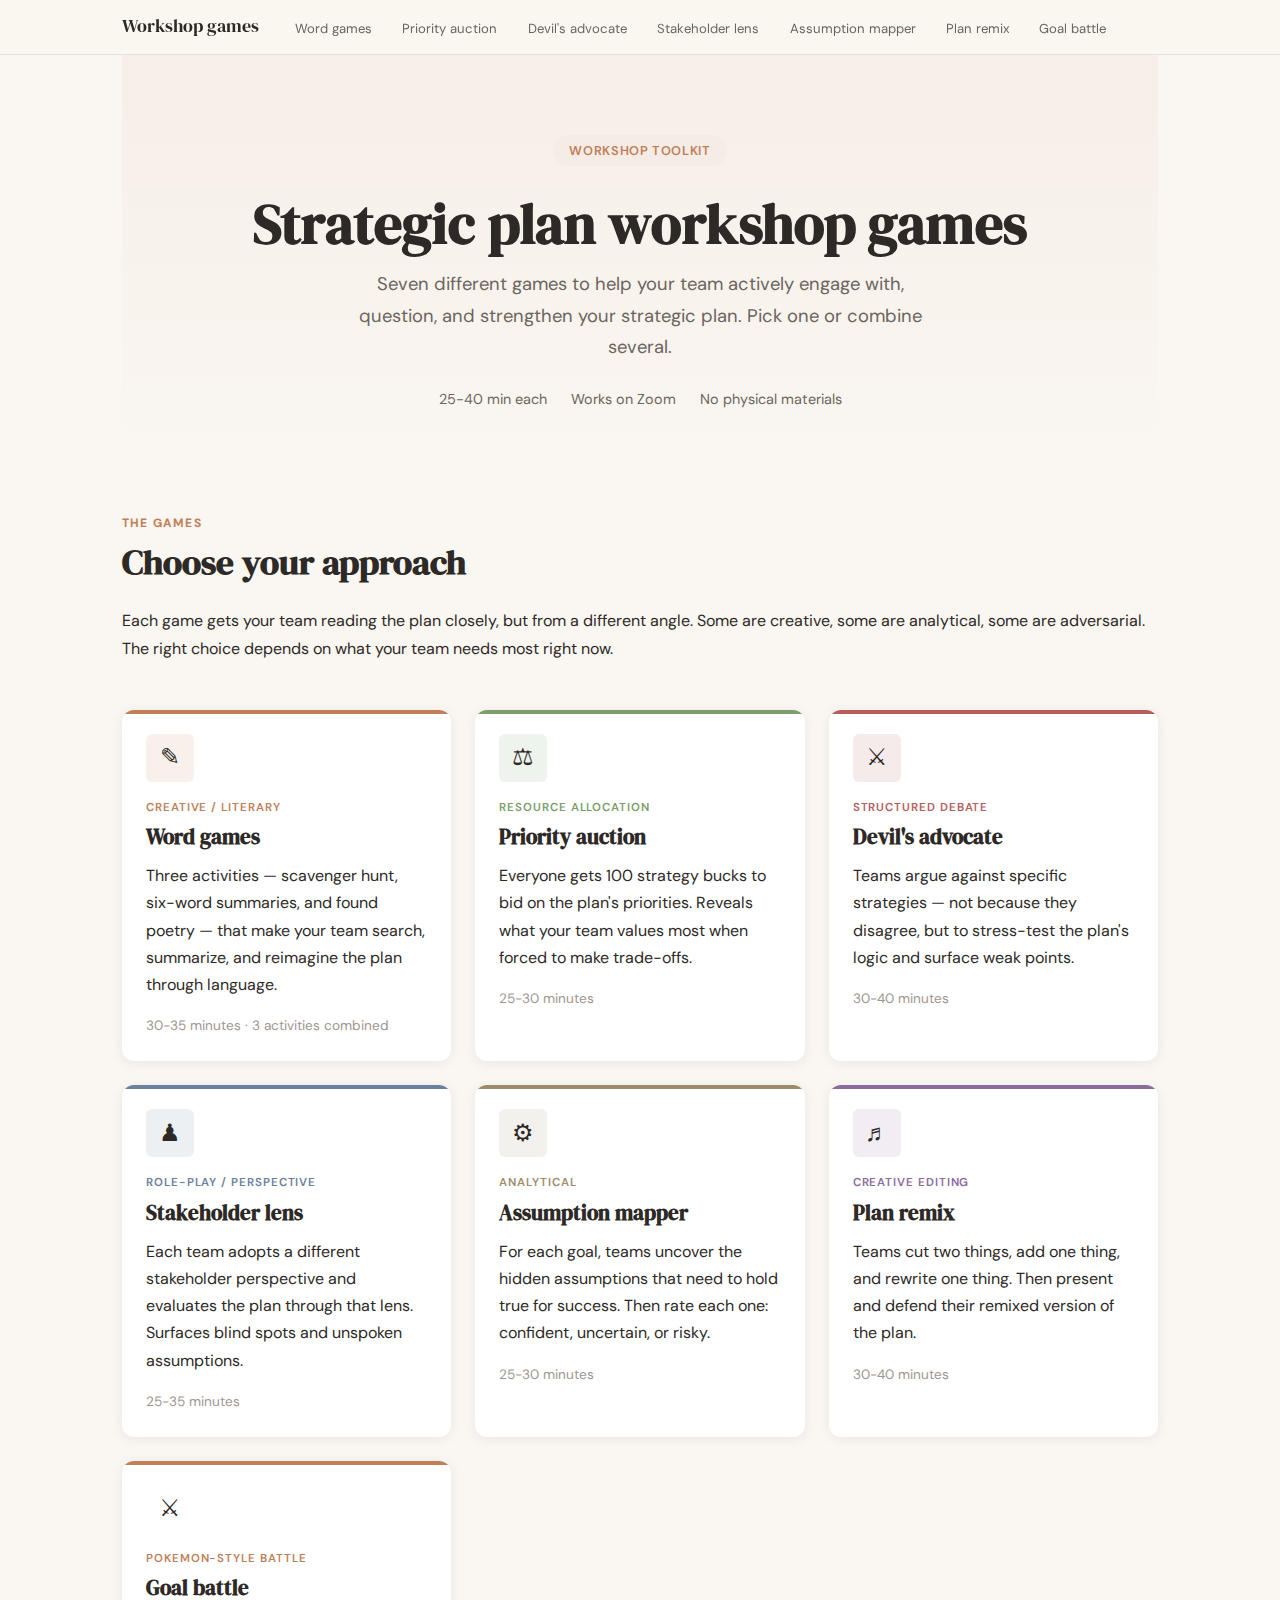
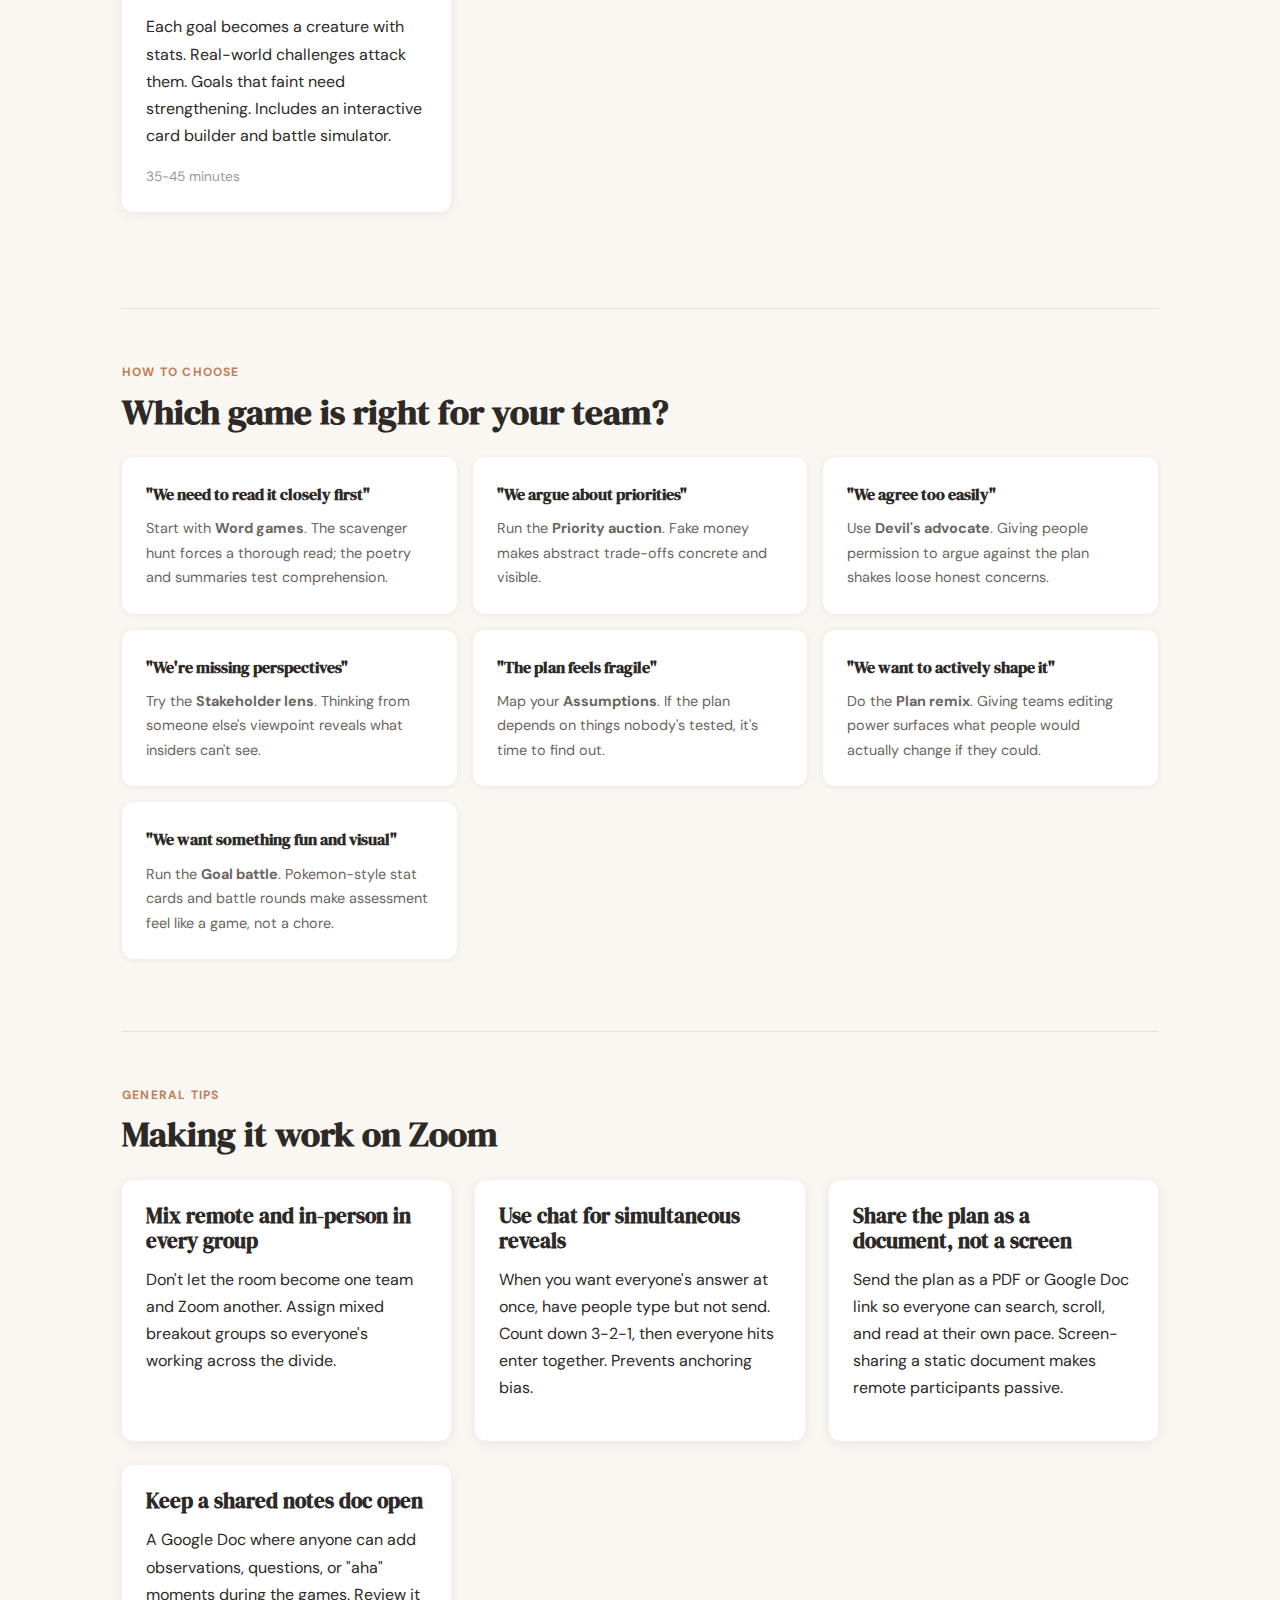
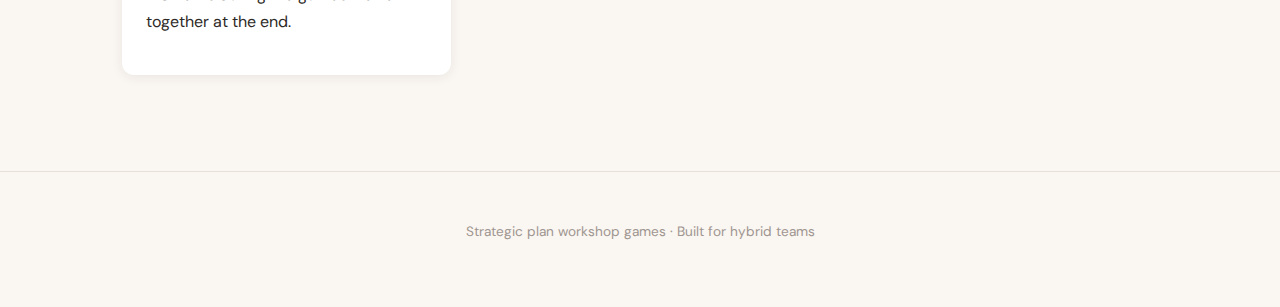
<file: docs/workshop-games/index.html>
<!DOCTYPE html>
<html lang="en">
<head>
  <meta charset="UTF-8">
  <meta name="viewport" content="width=device-width, initial-scale=1.0">
  <title>Strategic plan workshop games</title>
  <link rel="icon" type="image/svg+xml" href="../favicon.svg">
  <link rel="stylesheet" href="styles.css">
  <style>
    .hub-hero { background: linear-gradient(180deg, color-mix(in srgb, var(--accent-word) 6%, var(--cream)) 0%, var(--cream) 100%); }
    .game-card-grid {
      display: grid;
      grid-template-columns: repeat(auto-fit, minmax(320px, 1fr));
      gap: var(--space-md);
      margin: var(--space-lg) 0;
    }
    .game-card-icon {
      width: 48px; height: 48px;
      border-radius: var(--radius-sm);
      display: flex; align-items: center; justify-content: center;
      font-size: 1.5rem;
      margin-bottom: 1rem;
    }
    .chooser-grid {
      display: grid;
      grid-template-columns: repeat(auto-fit, minmax(280px, 1fr));
      gap: 1rem;
      margin: var(--space-md) 0;
    }
    .chooser-card {
      background: var(--warm-white);
      border-radius: var(--radius-md);
      padding: var(--space-md);
      box-shadow: 0 1px 6px var(--shadow);
    }
    .chooser-card h4 {
      font-family: 'DM Serif Display', serif;
      margin-bottom: 0.5rem;
    }
    .chooser-card p { font-size: 0.9rem; color: var(--text-light); margin: 0; }
  </style>
</head>
<body>
  <nav class="nav">
    <div class="nav-inner">
      <a href="index.html" class="nav-brand">Workshop games</a>
      <ul class="nav-links">
        <li><a href="word-games.html">Word games</a></li>
        <li><a href="priority-auction.html">Priority auction</a></li>
        <li><a href="devils-advocate.html">Devil's advocate</a></li>
        <li><a href="stakeholder-lens.html">Stakeholder lens</a></li>
        <li><a href="assumption-mapper.html">Assumption mapper</a></li>
        <li><a href="plan-remix.html">Plan remix</a></li>
        <li><a href="pokemon-battle.html">Goal battle</a></li>
      </ul>
    </div>
  </nav>

  <main class="container">
    <section class="hero hub-hero">
      <div class="hero-badge">Workshop toolkit</div>
      <h1>Strategic plan workshop games</h1>
      <p class="hero-subtitle">Seven different games to help your team actively engage with, question, and strengthen your strategic plan. Pick one or combine several.</p>
      <div class="hero-meta">
        <span class="hero-meta-item">25-40 min each</span>
        <span class="hero-meta-item">Works on Zoom</span>
        <span class="hero-meta-item">No physical materials</span>
      </div>
    </section>

    <section class="section">
      <div class="section-label">The games</div>
      <h2>Choose your approach</h2>
      <p>Each game gets your team reading the plan closely, but from a different angle. Some are creative, some are analytical, some are adversarial. The right choice depends on what your team needs most right now.</p>

      <div class="game-card-grid">
        <a href="word-games.html" class="card game-card" style="--card-accent: var(--accent-word);">
          <div class="game-card-icon" style="background: color-mix(in srgb, var(--accent-word) 12%, white);">&#9998;</div>
          <div class="game-type">Creative / literary</div>
          <h3>Word games</h3>
          <p>Three activities &mdash; scavenger hunt, six-word summaries, and found poetry &mdash; that make your team search, summarize, and reimagine the plan through language.</p>
          <div class="game-time">30-35 minutes &middot; 3 activities combined</div>
        </a>

        <a href="priority-auction.html" class="card game-card" style="--card-accent: var(--accent-auction);">
          <div class="game-card-icon" style="background: color-mix(in srgb, var(--accent-auction) 12%, white);">&#9878;</div>
          <div class="game-type">Resource allocation</div>
          <h3>Priority auction</h3>
          <p>Everyone gets 100 strategy bucks to bid on the plan's priorities. Reveals what your team values most when forced to make trade-offs.</p>
          <div class="game-time">25-30 minutes</div>
        </a>

        <a href="devils-advocate.html" class="card game-card" style="--card-accent: var(--accent-debate);">
          <div class="game-card-icon" style="background: color-mix(in srgb, var(--accent-debate) 12%, white);">&#9876;</div>
          <div class="game-type">Structured debate</div>
          <h3>Devil's advocate</h3>
          <p>Teams argue against specific strategies &mdash; not because they disagree, but to stress-test the plan's logic and surface weak points.</p>
          <div class="game-time">30-40 minutes</div>
        </a>

        <a href="stakeholder-lens.html" class="card game-card" style="--card-accent: var(--accent-stakeholder);">
          <div class="game-card-icon" style="background: color-mix(in srgb, var(--accent-stakeholder) 12%, white);">&#9823;</div>
          <div class="game-type">Role-play / perspective</div>
          <h3>Stakeholder lens</h3>
          <p>Each team adopts a different stakeholder perspective and evaluates the plan through that lens. Surfaces blind spots and unspoken assumptions.</p>
          <div class="game-time">25-35 minutes</div>
        </a>

        <a href="assumption-mapper.html" class="card game-card" style="--card-accent: var(--accent-assumption);">
          <div class="game-card-icon" style="background: color-mix(in srgb, var(--accent-assumption) 12%, white);">&#9881;</div>
          <div class="game-type">Analytical</div>
          <h3>Assumption mapper</h3>
          <p>For each goal, teams uncover the hidden assumptions that need to hold true for success. Then rate each one: confident, uncertain, or risky.</p>
          <div class="game-time">25-30 minutes</div>
        </a>

        <a href="plan-remix.html" class="card game-card" style="--card-accent: var(--accent-remix);">
          <div class="game-card-icon" style="background: color-mix(in srgb, var(--accent-remix) 12%, white);">&#9836;</div>
          <div class="game-type">Creative editing</div>
          <h3>Plan remix</h3>
          <p>Teams cut two things, add one thing, and rewrite one thing. Then present and defend their remixed version of the plan.</p>
          <div class="game-time">30-40 minutes</div>
        </a>

        <a href="pokemon-battle.html" class="card game-card" style="--card-accent: var(--accent-pokemon);">
          <div class="game-card-icon" style="background: color-mix(in srgb, var(--accent-pokemon) 12%, white);">&#9876;</div>
          <div class="game-type">Pokemon-style battle</div>
          <h3>Goal battle</h3>
          <p>Each goal becomes a creature with stats. Real-world challenges attack them. Goals that faint need strengthening. Includes an interactive card builder and battle simulator.</p>
          <div class="game-time">35-45 minutes</div>
        </a>
      </div>
    </section>

    <section class="section">
      <div class="section-label">How to choose</div>
      <h2>Which game is right for your team?</h2>

      <div class="chooser-grid">
        <div class="chooser-card">
          <h4>"We need to read it closely first"</h4>
          <p>Start with <strong>Word games</strong>. The scavenger hunt forces a thorough read; the poetry and summaries test comprehension.</p>
        </div>
        <div class="chooser-card">
          <h4>"We argue about priorities"</h4>
          <p>Run the <strong>Priority auction</strong>. Fake money makes abstract trade-offs concrete and visible.</p>
        </div>
        <div class="chooser-card">
          <h4>"We agree too easily"</h4>
          <p>Use <strong>Devil's advocate</strong>. Giving people permission to argue against the plan shakes loose honest concerns.</p>
        </div>
        <div class="chooser-card">
          <h4>"We're missing perspectives"</h4>
          <p>Try the <strong>Stakeholder lens</strong>. Thinking from someone else's viewpoint reveals what insiders can't see.</p>
        </div>
        <div class="chooser-card">
          <h4>"The plan feels fragile"</h4>
          <p>Map your <strong>Assumptions</strong>. If the plan depends on things nobody's tested, it's time to find out.</p>
        </div>
        <div class="chooser-card">
          <h4>"We want to actively shape it"</h4>
          <p>Do the <strong>Plan remix</strong>. Giving teams editing power surfaces what people would actually change if they could.</p>
        </div>
        <div class="chooser-card">
          <h4>"We want something fun and visual"</h4>
          <p>Run the <strong>Goal battle</strong>. Pokemon-style stat cards and battle rounds make assessment feel like a game, not a chore.</p>
        </div>
      </div>
    </section>

    <section class="section">
      <div class="section-label">General tips</div>
      <h2>Making it work on Zoom</h2>
      <div class="card-grid">
        <div class="card">
          <h3>Mix remote and in-person in every group</h3>
          <p>Don't let the room become one team and Zoom another. Assign mixed breakout groups so everyone's working across the divide.</p>
        </div>
        <div class="card">
          <h3>Use chat for simultaneous reveals</h3>
          <p>When you want everyone's answer at once, have people type but not send. Count down 3-2-1, then everyone hits enter together. Prevents anchoring bias.</p>
        </div>
        <div class="card">
          <h3>Share the plan as a document, not a screen</h3>
          <p>Send the plan as a PDF or Google Doc link so everyone can search, scroll, and read at their own pace. Screen-sharing a static document makes remote participants passive.</p>
        </div>
        <div class="card">
          <h3>Keep a shared notes doc open</h3>
          <p>A Google Doc where anyone can add observations, questions, or "aha" moments during the games. Review it together at the end.</p>
        </div>
      </div>
    </section>
  </main>

  <footer class="footer">
    <p>Strategic plan workshop games &middot; Built for hybrid teams</p>
  </footer>
</body>
</html>
</file>
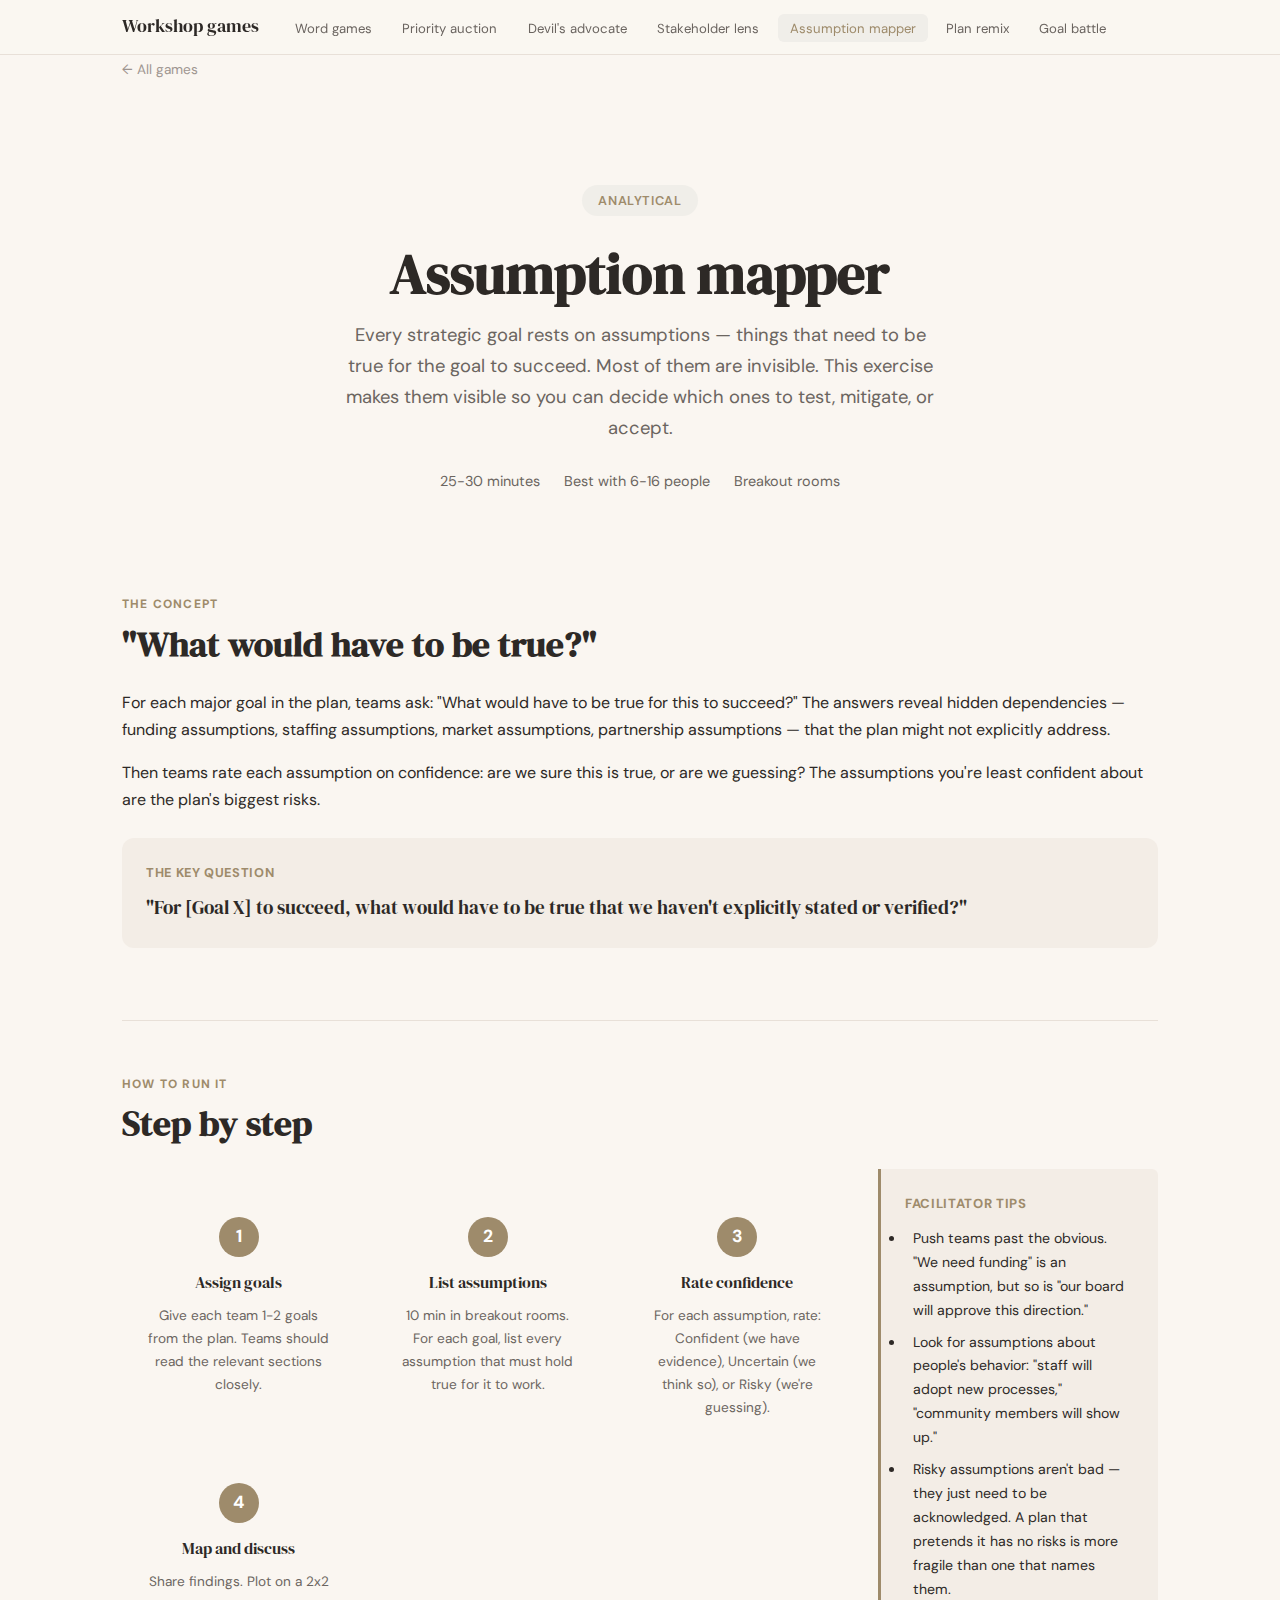
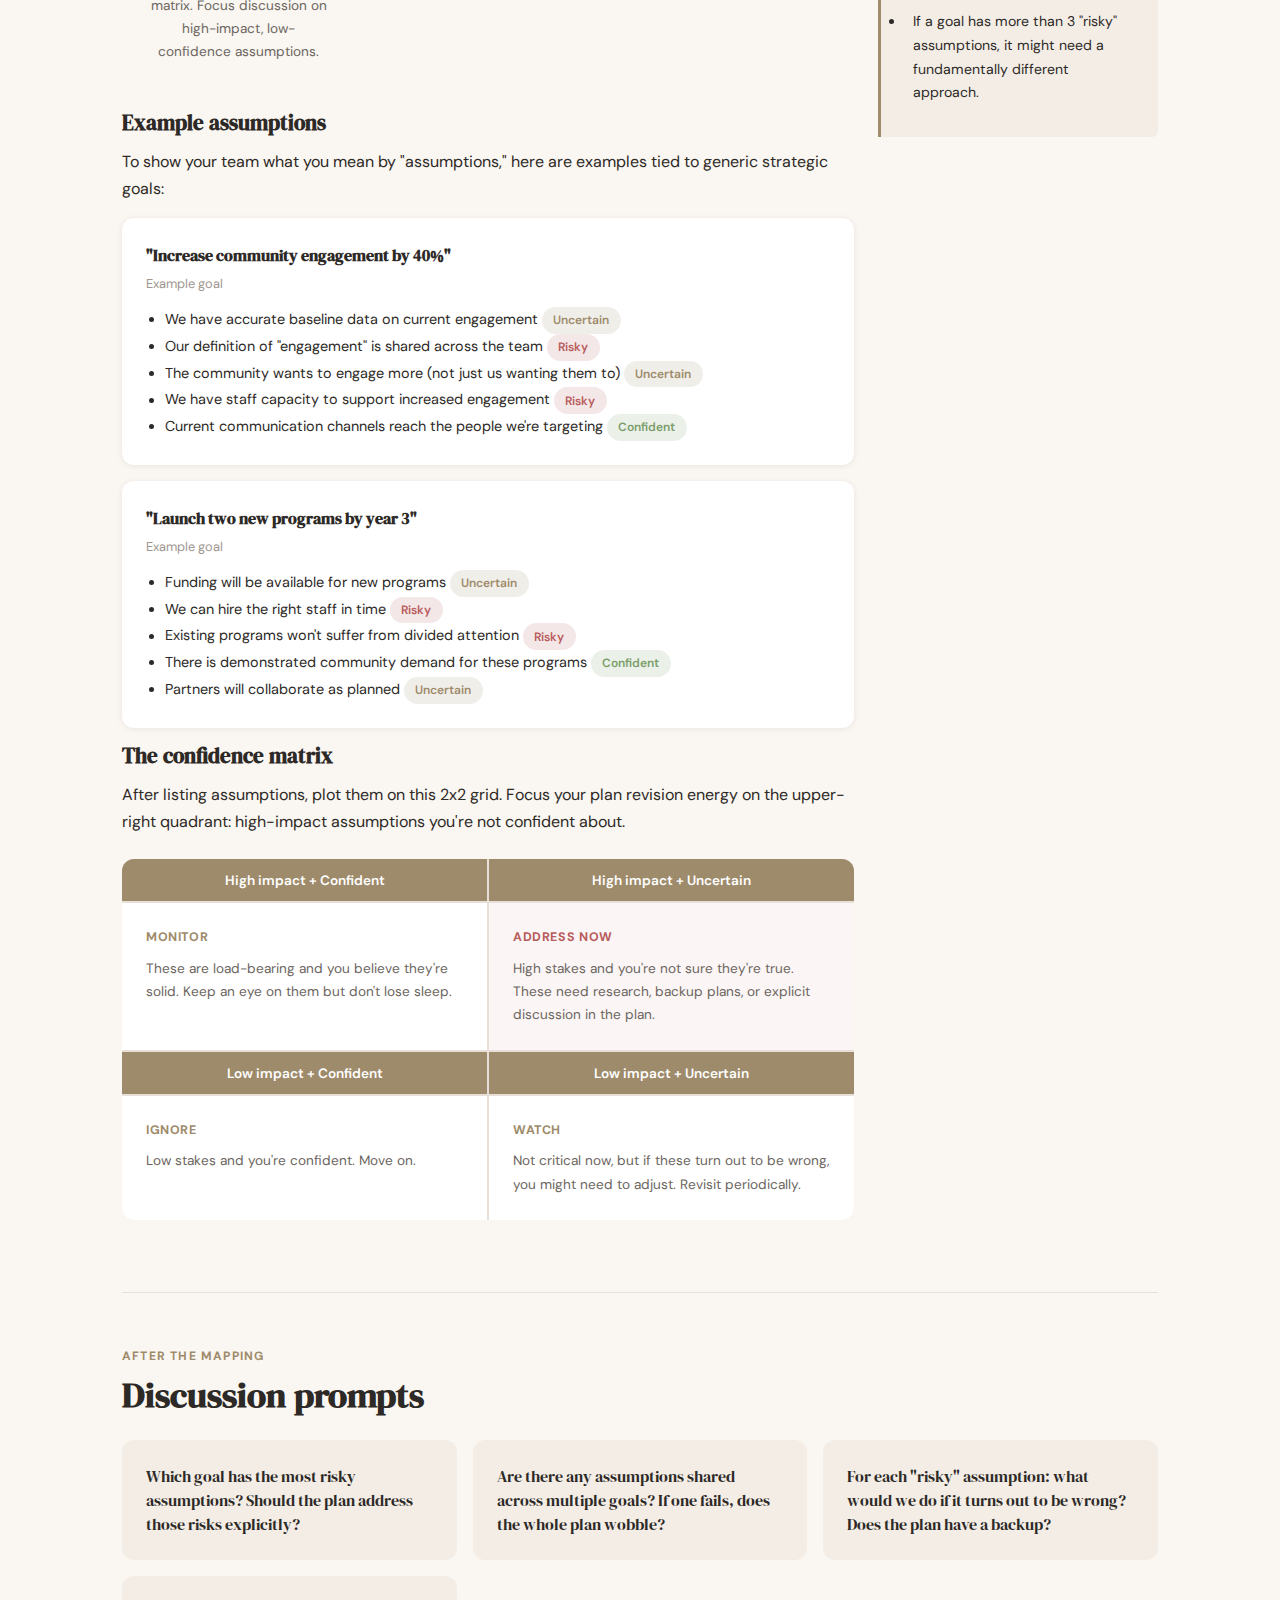
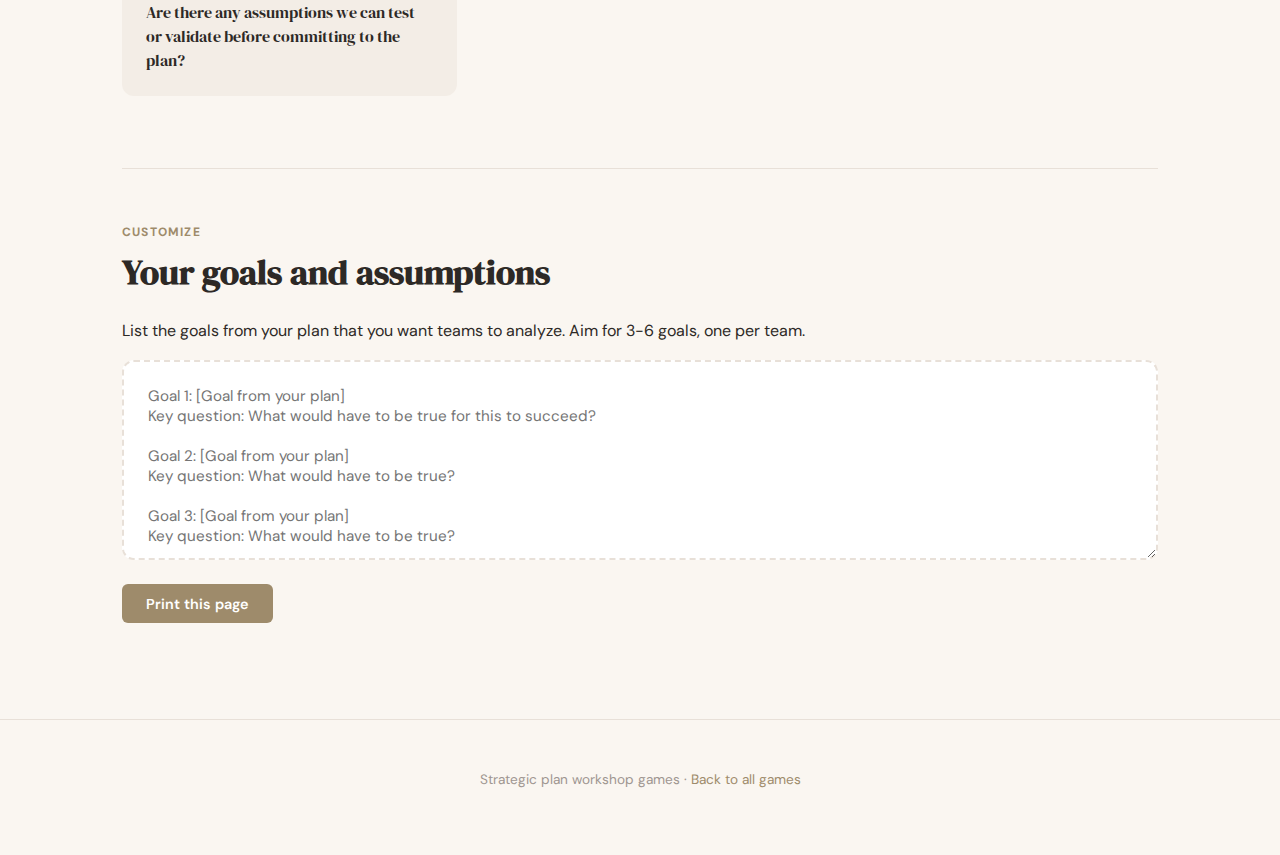
<file: docs/workshop-games/assumption-mapper.html>
<!DOCTYPE html>
<html lang="en" data-game="assumption">
<head>
  <meta charset="UTF-8">
  <meta name="viewport" content="width=device-width, initial-scale=1.0">
  <title>Assumption mapper &mdash; Strategic plan workshop</title>
  <link rel="icon" type="image/svg+xml" href="../favicon.svg">
  <link rel="stylesheet" href="styles.css">
  <style>
    .confidence-badge {
      display: inline-block;
      padding: 0.2rem 0.7rem;
      border-radius: 50px;
      font-size: 0.75rem;
      font-weight: 600;
    }
    .confidence-high { background: color-mix(in srgb, var(--accent-auction) 15%, white); color: var(--accent-auction); }
    .confidence-mid { background: color-mix(in srgb, var(--accent-assumption) 15%, white); color: var(--accent-assumption); }
    .confidence-low { background: color-mix(in srgb, var(--accent-debate) 15%, white); color: var(--accent-debate); }
    .assumption-card {
      background: var(--warm-white);
      border-radius: var(--radius-md);
      padding: var(--space-md);
      box-shadow: 0 1px 6px var(--shadow);
      margin-bottom: 1rem;
    }
    .assumption-card h4 {
      font-family: 'DM Serif Display', serif;
      margin-bottom: 0.25rem;
    }
    .assumption-card .goal-ref {
      font-size: 0.8rem;
      color: var(--text-muted);
      margin-bottom: 0.75rem;
    }
  </style>
</head>
<body>
  <nav class="nav">
    <div class="nav-inner">
      <a href="index.html" class="nav-brand">Workshop games</a>
      <ul class="nav-links">
        <li><a href="word-games.html">Word games</a></li>
        <li><a href="priority-auction.html">Priority auction</a></li>
        <li><a href="devils-advocate.html">Devil's advocate</a></li>
        <li><a href="stakeholder-lens.html">Stakeholder lens</a></li>
        <li><a href="assumption-mapper.html" class="active">Assumption mapper</a></li>
        <li><a href="plan-remix.html">Plan remix</a></li>
        <li><a href="pokemon-battle.html">Goal battle</a></li>
      </ul>
    </div>
  </nav>

  <main class="container">
    <a href="index.html" class="back-link">&larr; All games</a>

    <section class="hero">
      <div class="hero-badge">Analytical</div>
      <h1>Assumption mapper</h1>
      <p class="hero-subtitle">Every strategic goal rests on assumptions &mdash; things that need to be true for the goal to succeed. Most of them are invisible. This exercise makes them visible so you can decide which ones to test, mitigate, or accept.</p>
      <div class="hero-meta">
        <span class="hero-meta-item">25-30 minutes</span>
        <span class="hero-meta-item">Best with 6-16 people</span>
        <span class="hero-meta-item">Breakout rooms</span>
      </div>
    </section>

    <section class="section" id="concept">
      <div class="section-label">The concept</div>
      <h2>"What would have to be true?"</h2>
      <p>For each major goal in the plan, teams ask: "What would have to be true for this to succeed?" The answers reveal hidden dependencies &mdash; funding assumptions, staffing assumptions, market assumptions, partnership assumptions &mdash; that the plan might not explicitly address.</p>

      <p>Then teams rate each assumption on confidence: are we sure this is true, or are we guessing? The assumptions you're least confident about are the plan's biggest risks.</p>

      <div class="callout">
        <div class="callout-label">The key question</div>
        <p style="margin: 0; font-family: 'DM Serif Display', serif; font-size: 1.2rem;">"For [Goal X] to succeed, what would have to be true that we haven't explicitly stated or verified?"</p>
      </div>
    </section>

    <section class="section" id="how">
      <div class="section-label">How to run it</div>
      <h2>Step by step</h2>

      <div class="activity-layout">
        <div>
          <div class="steps">
            <div class="step">
              <div class="step-number">1</div>
              <div class="step-title">Assign goals</div>
              <div class="step-desc">Give each team 1-2 goals from the plan. Teams should read the relevant sections closely.</div>
            </div>
            <div class="step">
              <div class="step-number">2</div>
              <div class="step-title">List assumptions</div>
              <div class="step-desc">10 min in breakout rooms. For each goal, list every assumption that must hold true for it to work.</div>
            </div>
            <div class="step">
              <div class="step-number">3</div>
              <div class="step-title">Rate confidence</div>
              <div class="step-desc">For each assumption, rate: Confident (we have evidence), Uncertain (we think so), or Risky (we're guessing).</div>
            </div>
            <div class="step">
              <div class="step-number">4</div>
              <div class="step-title">Map and discuss</div>
              <div class="step-desc">Share findings. Plot on a 2x2 matrix. Focus discussion on high-impact, low-confidence assumptions.</div>
            </div>
          </div>

          <h3>Example assumptions</h3>
          <p>To show your team what you mean by "assumptions," here are examples tied to generic strategic goals:</p>

          <div class="assumption-card">
            <h4>"Increase community engagement by 40%"</h4>
            <div class="goal-ref">Example goal</div>
            <ul style="padding-left: 1.2rem; font-size: 0.9rem;">
              <li>We have accurate baseline data on current engagement <span class="confidence-badge confidence-mid">Uncertain</span></li>
              <li>Our definition of "engagement" is shared across the team <span class="confidence-badge confidence-low">Risky</span></li>
              <li>The community wants to engage more (not just us wanting them to) <span class="confidence-badge confidence-mid">Uncertain</span></li>
              <li>We have staff capacity to support increased engagement <span class="confidence-badge confidence-low">Risky</span></li>
              <li>Current communication channels reach the people we're targeting <span class="confidence-badge confidence-high">Confident</span></li>
            </ul>
          </div>

          <div class="assumption-card">
            <h4>"Launch two new programs by year 3"</h4>
            <div class="goal-ref">Example goal</div>
            <ul style="padding-left: 1.2rem; font-size: 0.9rem;">
              <li>Funding will be available for new programs <span class="confidence-badge confidence-mid">Uncertain</span></li>
              <li>We can hire the right staff in time <span class="confidence-badge confidence-low">Risky</span></li>
              <li>Existing programs won't suffer from divided attention <span class="confidence-badge confidence-low">Risky</span></li>
              <li>There is demonstrated community demand for these programs <span class="confidence-badge confidence-high">Confident</span></li>
              <li>Partners will collaborate as planned <span class="confidence-badge confidence-mid">Uncertain</span></li>
            </ul>
          </div>

          <h3>The confidence matrix</h3>
          <p>After listing assumptions, plot them on this 2x2 grid. Focus your plan revision energy on the upper-right quadrant: high-impact assumptions you're not confident about.</p>

          <div class="matrix">
            <div class="matrix-label-row">
              <div class="matrix-label">High impact + Confident</div>
              <div class="matrix-label">High impact + Uncertain</div>
            </div>
            <div class="matrix-cell">
              <div class="matrix-cell-label">Monitor</div>
              <p style="font-size: 0.85rem; color: var(--text-light); margin: 0;">These are load-bearing and you believe they're solid. Keep an eye on them but don't lose sleep.</p>
            </div>
            <div class="matrix-cell" style="background: color-mix(in srgb, var(--accent-debate) 6%, white);">
              <div class="matrix-cell-label" style="color: var(--accent-debate);">Address now</div>
              <p style="font-size: 0.85rem; color: var(--text-light); margin: 0;">High stakes and you're not sure they're true. These need research, backup plans, or explicit discussion in the plan.</p>
            </div>
            <div class="matrix-label-row">
              <div class="matrix-label">Low impact + Confident</div>
              <div class="matrix-label">Low impact + Uncertain</div>
            </div>
            <div class="matrix-cell">
              <div class="matrix-cell-label">Ignore</div>
              <p style="font-size: 0.85rem; color: var(--text-light); margin: 0;">Low stakes and you're confident. Move on.</p>
            </div>
            <div class="matrix-cell">
              <div class="matrix-cell-label">Watch</div>
              <p style="font-size: 0.85rem; color: var(--text-light); margin: 0;">Not critical now, but if these turn out to be wrong, you might need to adjust. Revisit periodically.</p>
            </div>
          </div>
        </div>

        <div class="sidebar">
          <div class="tip-box">
            <h4>Facilitator tips</h4>
            <ul>
              <li>Push teams past the obvious. "We need funding" is an assumption, but so is "our board will approve this direction."</li>
              <li>Look for assumptions about people's behavior: "staff will adopt new processes," "community members will show up."</li>
              <li>Risky assumptions aren't bad &mdash; they just need to be acknowledged. A plan that pretends it has no risks is more fragile than one that names them.</li>
              <li>If a goal has more than 3 "risky" assumptions, it might need a fundamentally different approach.</li>
            </ul>
          </div>
        </div>
      </div>
    </section>

    <section class="section" id="debrief">
      <div class="section-label">After the mapping</div>
      <h2>Discussion prompts</h2>
      <div class="discussion-prompts">
        <div class="discussion-prompt">Which goal has the most risky assumptions? Should the plan address those risks explicitly?</div>
        <div class="discussion-prompt">Are there any assumptions shared across multiple goals? If one fails, does the whole plan wobble?</div>
        <div class="discussion-prompt">For each "risky" assumption: what would we do if it turns out to be wrong? Does the plan have a backup?</div>
        <div class="discussion-prompt">Are there any assumptions we can test or validate before committing to the plan?</div>
      </div>
    </section>

    <section class="section" id="customize">
      <div class="section-label">Customize</div>
      <h2>Your goals and assumptions</h2>
      <p>List the goals from your plan that you want teams to analyze. Aim for 3-6 goals, one per team.</p>
      <textarea class="customize-area" placeholder="Goal 1: [Goal from your plan]
Key question: What would have to be true for this to succeed?

Goal 2: [Goal from your plan]
Key question: What would have to be true?

Goal 3: [Goal from your plan]
Key question: What would have to be true?"></textarea>
      <div style="margin-top: 1rem;">
        <button class="btn btn-primary" onclick="window.print()">Print this page</button>
      </div>
    </section>
  </main>

  <footer class="footer">
    <p>Strategic plan workshop games &middot; <a href="index.html">Back to all games</a></p>
  </footer>
</body>
</html>
</file>
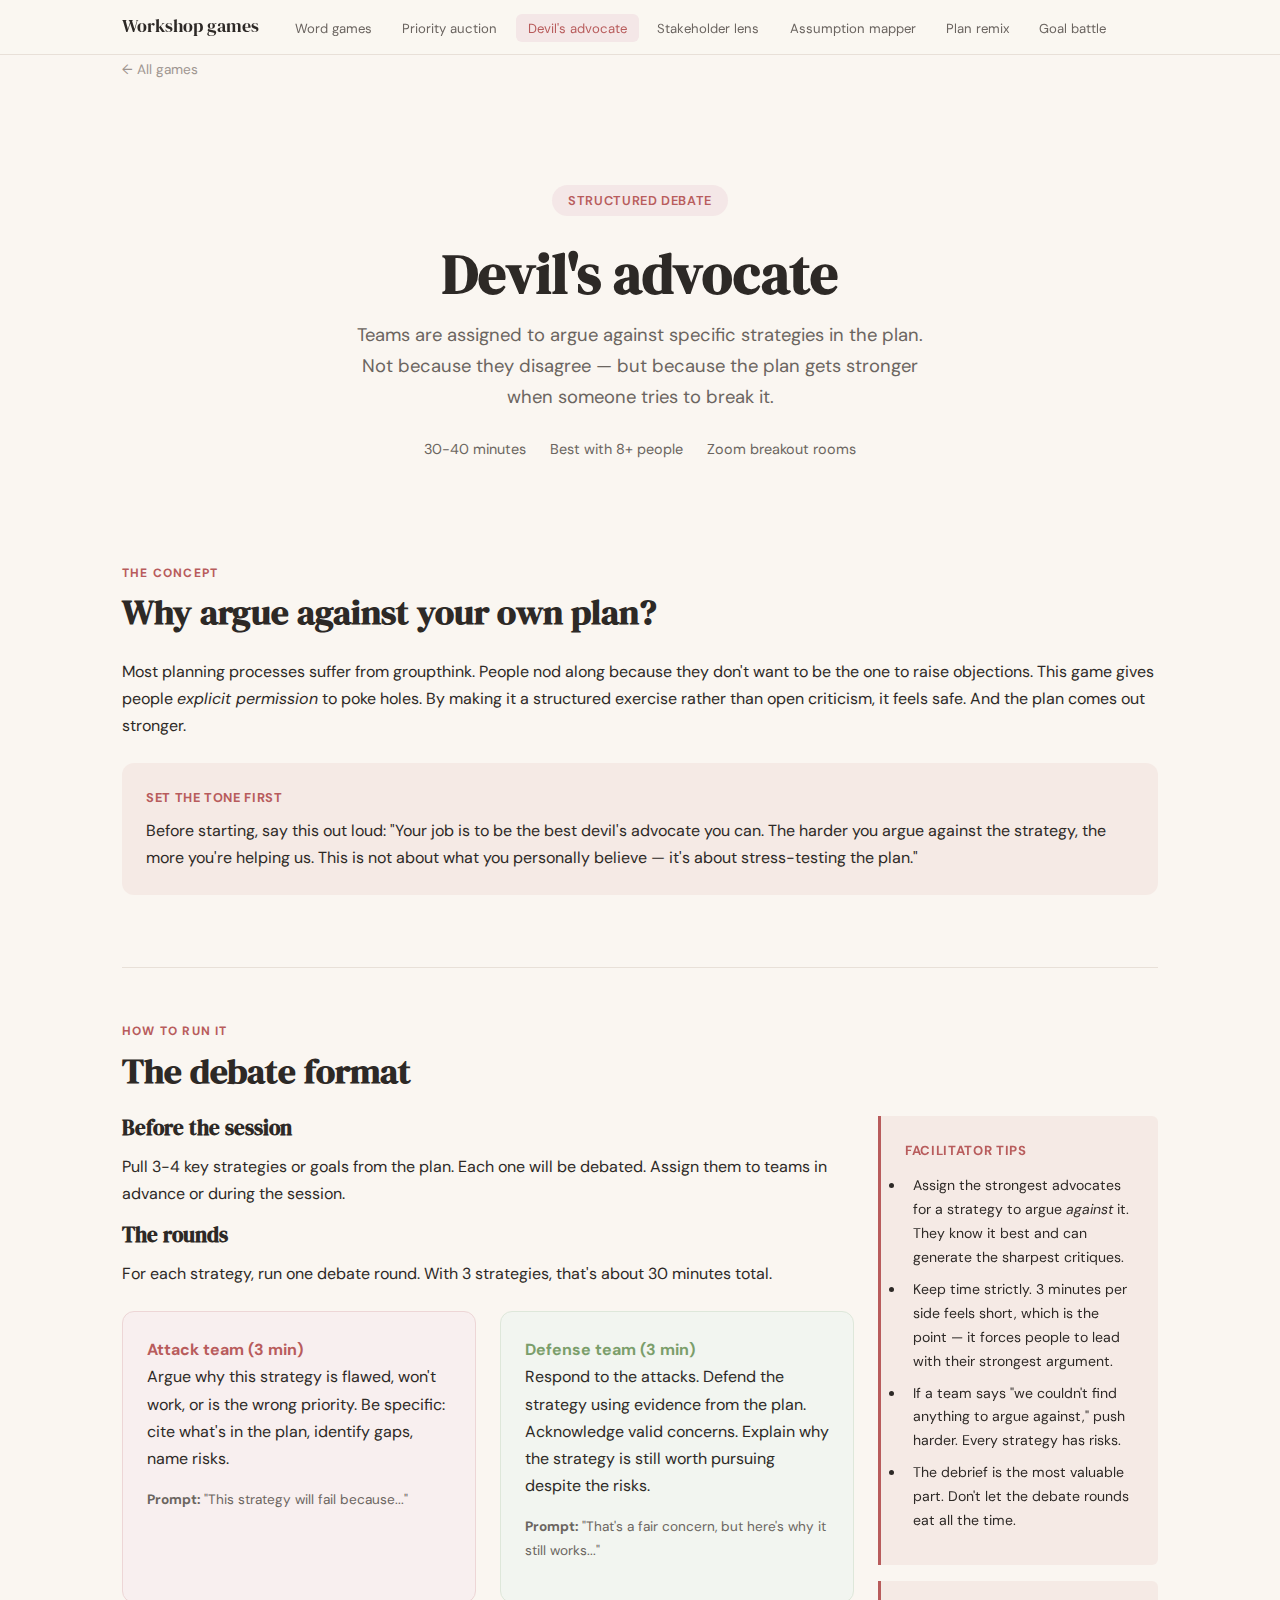
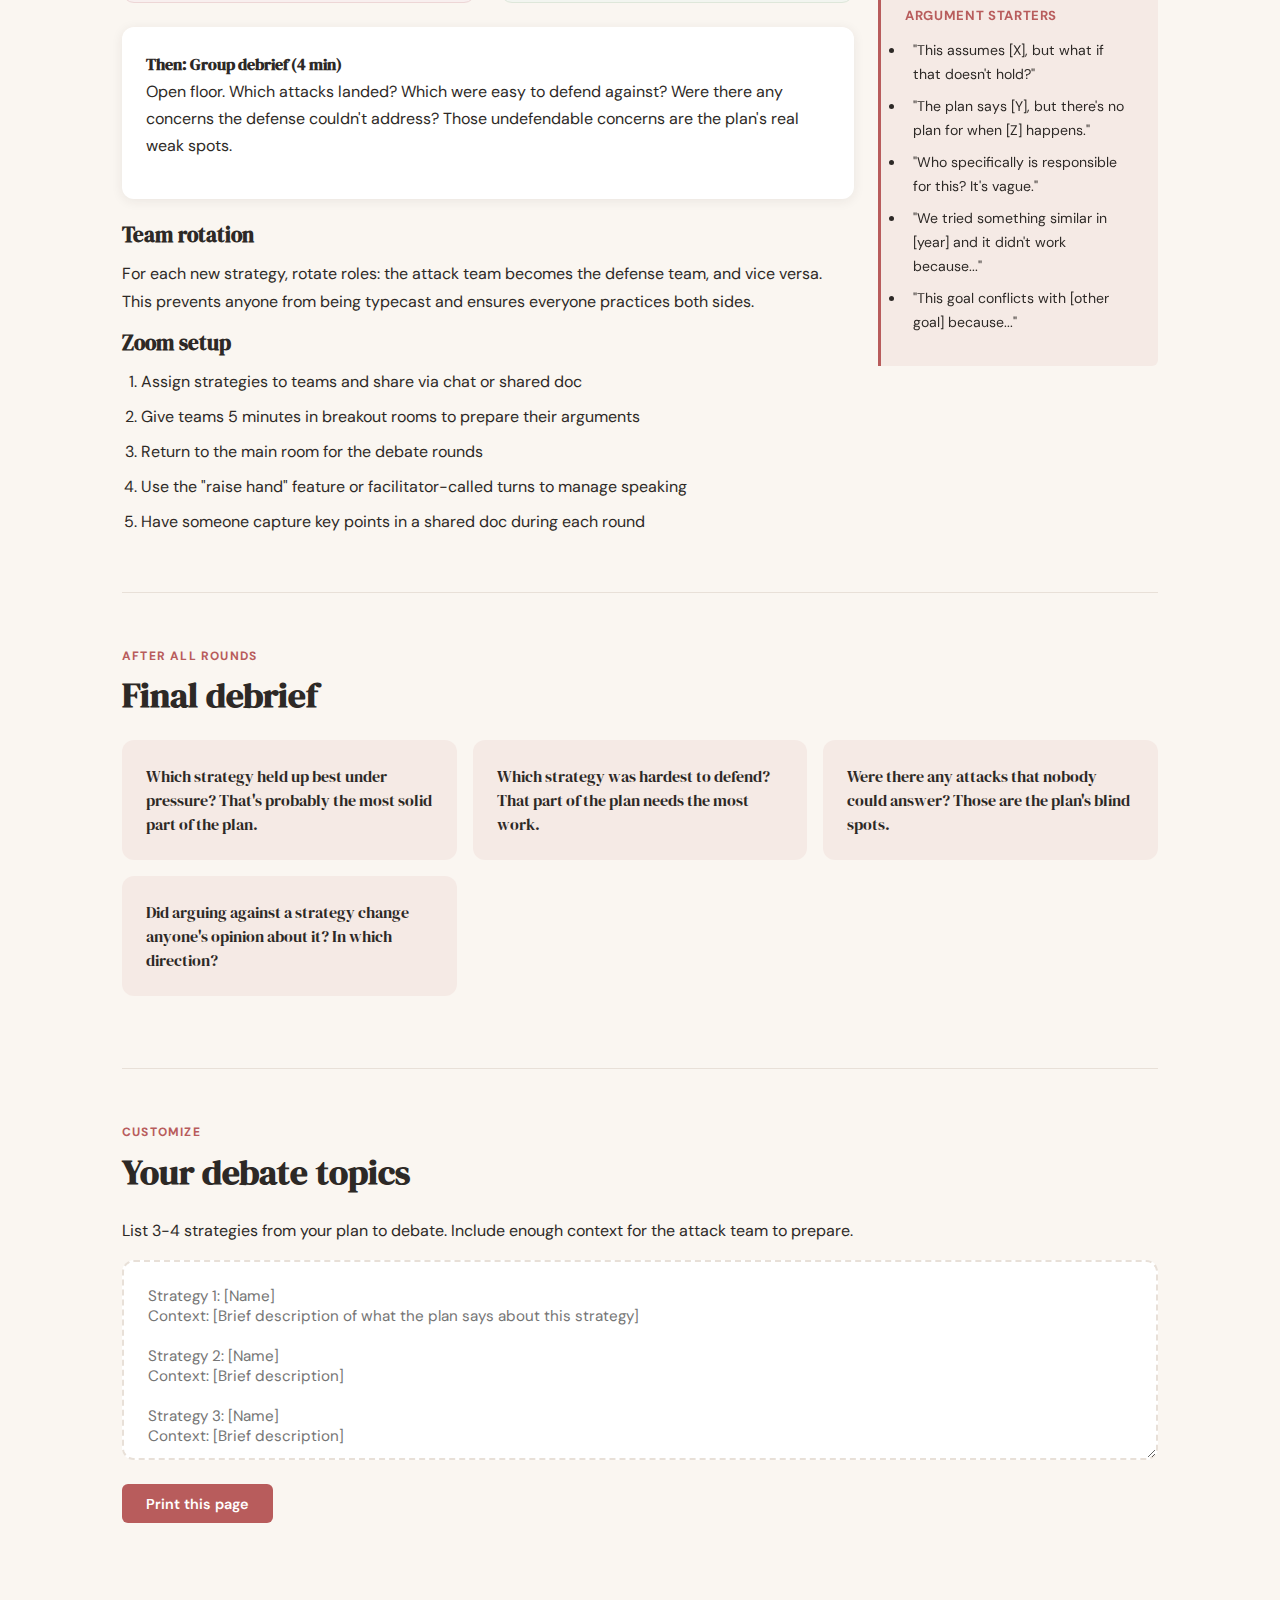
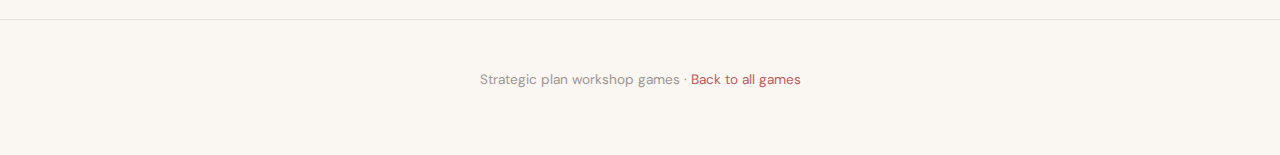
<file: docs/workshop-games/devils-advocate.html>
<!DOCTYPE html>
<html lang="en" data-game="debate">
<head>
  <meta charset="UTF-8">
  <meta name="viewport" content="width=device-width, initial-scale=1.0">
  <title>Devil's advocate &mdash; Strategic plan workshop</title>
  <link rel="icon" type="image/svg+xml" href="../favicon.svg">
  <link rel="stylesheet" href="styles.css">
</head>
<body>
  <nav class="nav">
    <div class="nav-inner">
      <a href="index.html" class="nav-brand">Workshop games</a>
      <ul class="nav-links">
        <li><a href="word-games.html">Word games</a></li>
        <li><a href="priority-auction.html">Priority auction</a></li>
        <li><a href="devils-advocate.html" class="active">Devil's advocate</a></li>
        <li><a href="stakeholder-lens.html">Stakeholder lens</a></li>
        <li><a href="assumption-mapper.html">Assumption mapper</a></li>
        <li><a href="plan-remix.html">Plan remix</a></li>
        <li><a href="pokemon-battle.html">Goal battle</a></li>
      </ul>
    </div>
  </nav>

  <main class="container">
    <a href="index.html" class="back-link">&larr; All games</a>

    <section class="hero">
      <div class="hero-badge">Structured debate</div>
      <h1>Devil's advocate</h1>
      <p class="hero-subtitle">Teams are assigned to argue against specific strategies in the plan. Not because they disagree &mdash; but because the plan gets stronger when someone tries to break it.</p>
      <div class="hero-meta">
        <span class="hero-meta-item">30-40 minutes</span>
        <span class="hero-meta-item">Best with 8+ people</span>
        <span class="hero-meta-item">Zoom breakout rooms</span>
      </div>
    </section>

    <section class="section" id="concept">
      <div class="section-label">The concept</div>
      <h2>Why argue against your own plan?</h2>
      <p>Most planning processes suffer from groupthink. People nod along because they don't want to be the one to raise objections. This game gives people <em>explicit permission</em> to poke holes. By making it a structured exercise rather than open criticism, it feels safe. And the plan comes out stronger.</p>

      <div class="callout">
        <div class="callout-label">Set the tone first</div>
        <p style="margin: 0;">Before starting, say this out loud: "Your job is to be the best devil's advocate you can. The harder you argue against the strategy, the more you're helping us. This is not about what you personally believe &mdash; it's about stress-testing the plan."</p>
      </div>
    </section>

    <section class="section" id="how">
      <div class="section-label">How to run it</div>
      <h2>The debate format</h2>

      <div class="activity-layout">
        <div>
          <h3>Before the session</h3>
          <p>Pull 3-4 key strategies or goals from the plan. Each one will be debated. Assign them to teams in advance or during the session.</p>

          <h3>The rounds</h3>
          <p>For each strategy, run one debate round. With 3 strategies, that's about 30 minutes total.</p>

          <div class="debate-columns" style="margin: var(--space-md) 0;">
            <div class="debate-side debate-against">
              <h4 style="color: var(--accent-debate);">Attack team (3 min)</h4>
              <p>Argue why this strategy is flawed, won't work, or is the wrong priority. Be specific: cite what's in the plan, identify gaps, name risks.</p>
              <p style="font-size: 0.85rem; color: var(--text-light);"><strong>Prompt:</strong> "This strategy will fail because..."</p>
            </div>
            <div class="debate-side debate-for">
              <h4 style="color: var(--accent-auction);">Defense team (3 min)</h4>
              <p>Respond to the attacks. Defend the strategy using evidence from the plan. Acknowledge valid concerns. Explain why the strategy is still worth pursuing despite the risks.</p>
              <p style="font-size: 0.85rem; color: var(--text-light);"><strong>Prompt:</strong> "That's a fair concern, but here's why it still works..."</p>
            </div>
          </div>

          <div class="card" style="margin: var(--space-md) 0;">
            <h4 style="font-family: 'DM Serif Display', serif;">Then: Group debrief (4 min)</h4>
            <p>Open floor. Which attacks landed? Which were easy to defend against? Were there any concerns the defense couldn't address? Those undefendable concerns are the plan's real weak spots.</p>
          </div>

          <h3>Team rotation</h3>
          <p>For each new strategy, rotate roles: the attack team becomes the defense team, and vice versa. This prevents anyone from being typecast and ensures everyone practices both sides.</p>

          <h3>Zoom setup</h3>
          <ol style="padding-left: 1.2rem;">
            <li style="margin-bottom: 0.5rem;">Assign strategies to teams and share via chat or shared doc</li>
            <li style="margin-bottom: 0.5rem;">Give teams 5 minutes in breakout rooms to prepare their arguments</li>
            <li style="margin-bottom: 0.5rem;">Return to the main room for the debate rounds</li>
            <li style="margin-bottom: 0.5rem;">Use the "raise hand" feature or facilitator-called turns to manage speaking</li>
            <li style="margin-bottom: 0.5rem;">Have someone capture key points in a shared doc during each round</li>
          </ol>
        </div>

        <div class="sidebar">
          <div class="tip-box">
            <h4>Facilitator tips</h4>
            <ul>
              <li>Assign the strongest advocates for a strategy to argue <em>against</em> it. They know it best and can generate the sharpest critiques.</li>
              <li>Keep time strictly. 3 minutes per side feels short, which is the point &mdash; it forces people to lead with their strongest argument.</li>
              <li>If a team says "we couldn't find anything to argue against," push harder. Every strategy has risks.</li>
              <li>The debrief is the most valuable part. Don't let the debate rounds eat all the time.</li>
            </ul>
          </div>

          <div class="tip-box" style="margin-top: 1rem;">
            <h4>Argument starters</h4>
            <ul>
              <li>"This assumes [X], but what if that doesn't hold?"</li>
              <li>"The plan says [Y], but there's no plan for when [Z] happens."</li>
              <li>"Who specifically is responsible for this? It's vague."</li>
              <li>"We tried something similar in [year] and it didn't work because..."</li>
              <li>"This goal conflicts with [other goal] because..."</li>
            </ul>
          </div>
        </div>
      </div>
    </section>

    <section class="section" id="debrief">
      <div class="section-label">After all rounds</div>
      <h2>Final debrief</h2>
      <div class="discussion-prompts">
        <div class="discussion-prompt">Which strategy held up best under pressure? That's probably the most solid part of the plan.</div>
        <div class="discussion-prompt">Which strategy was hardest to defend? That part of the plan needs the most work.</div>
        <div class="discussion-prompt">Were there any attacks that nobody could answer? Those are the plan's blind spots.</div>
        <div class="discussion-prompt">Did arguing against a strategy change anyone's opinion about it? In which direction?</div>
      </div>
    </section>

    <section class="section" id="customize">
      <div class="section-label">Customize</div>
      <h2>Your debate topics</h2>
      <p>List 3-4 strategies from your plan to debate. Include enough context for the attack team to prepare.</p>
      <textarea class="customize-area" placeholder="Strategy 1: [Name]
Context: [Brief description of what the plan says about this strategy]

Strategy 2: [Name]
Context: [Brief description]

Strategy 3: [Name]
Context: [Brief description]"></textarea>
      <div style="margin-top: 1rem;">
        <button class="btn btn-primary" onclick="window.print()">Print this page</button>
      </div>
    </section>
  </main>

  <footer class="footer">
    <p>Strategic plan workshop games &middot; <a href="index.html">Back to all games</a></p>
  </footer>
</body>
</html>
</file>
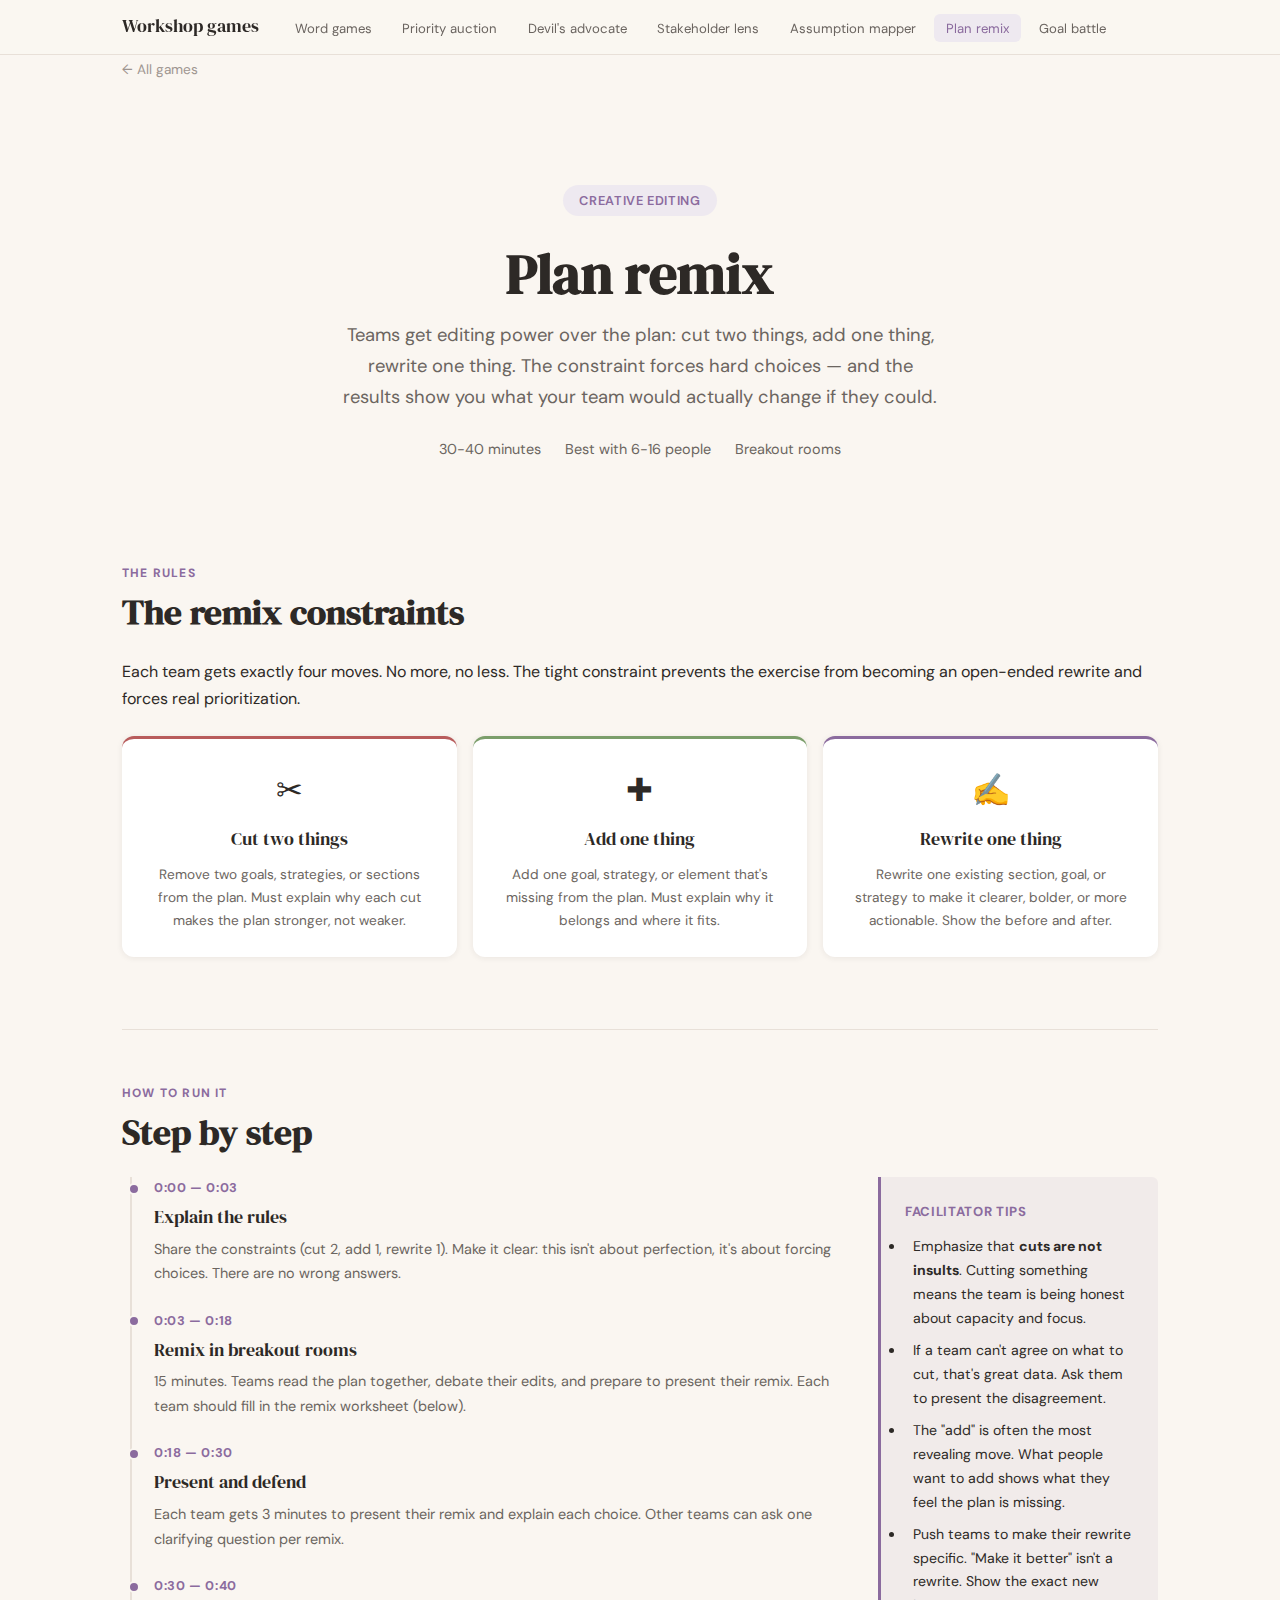
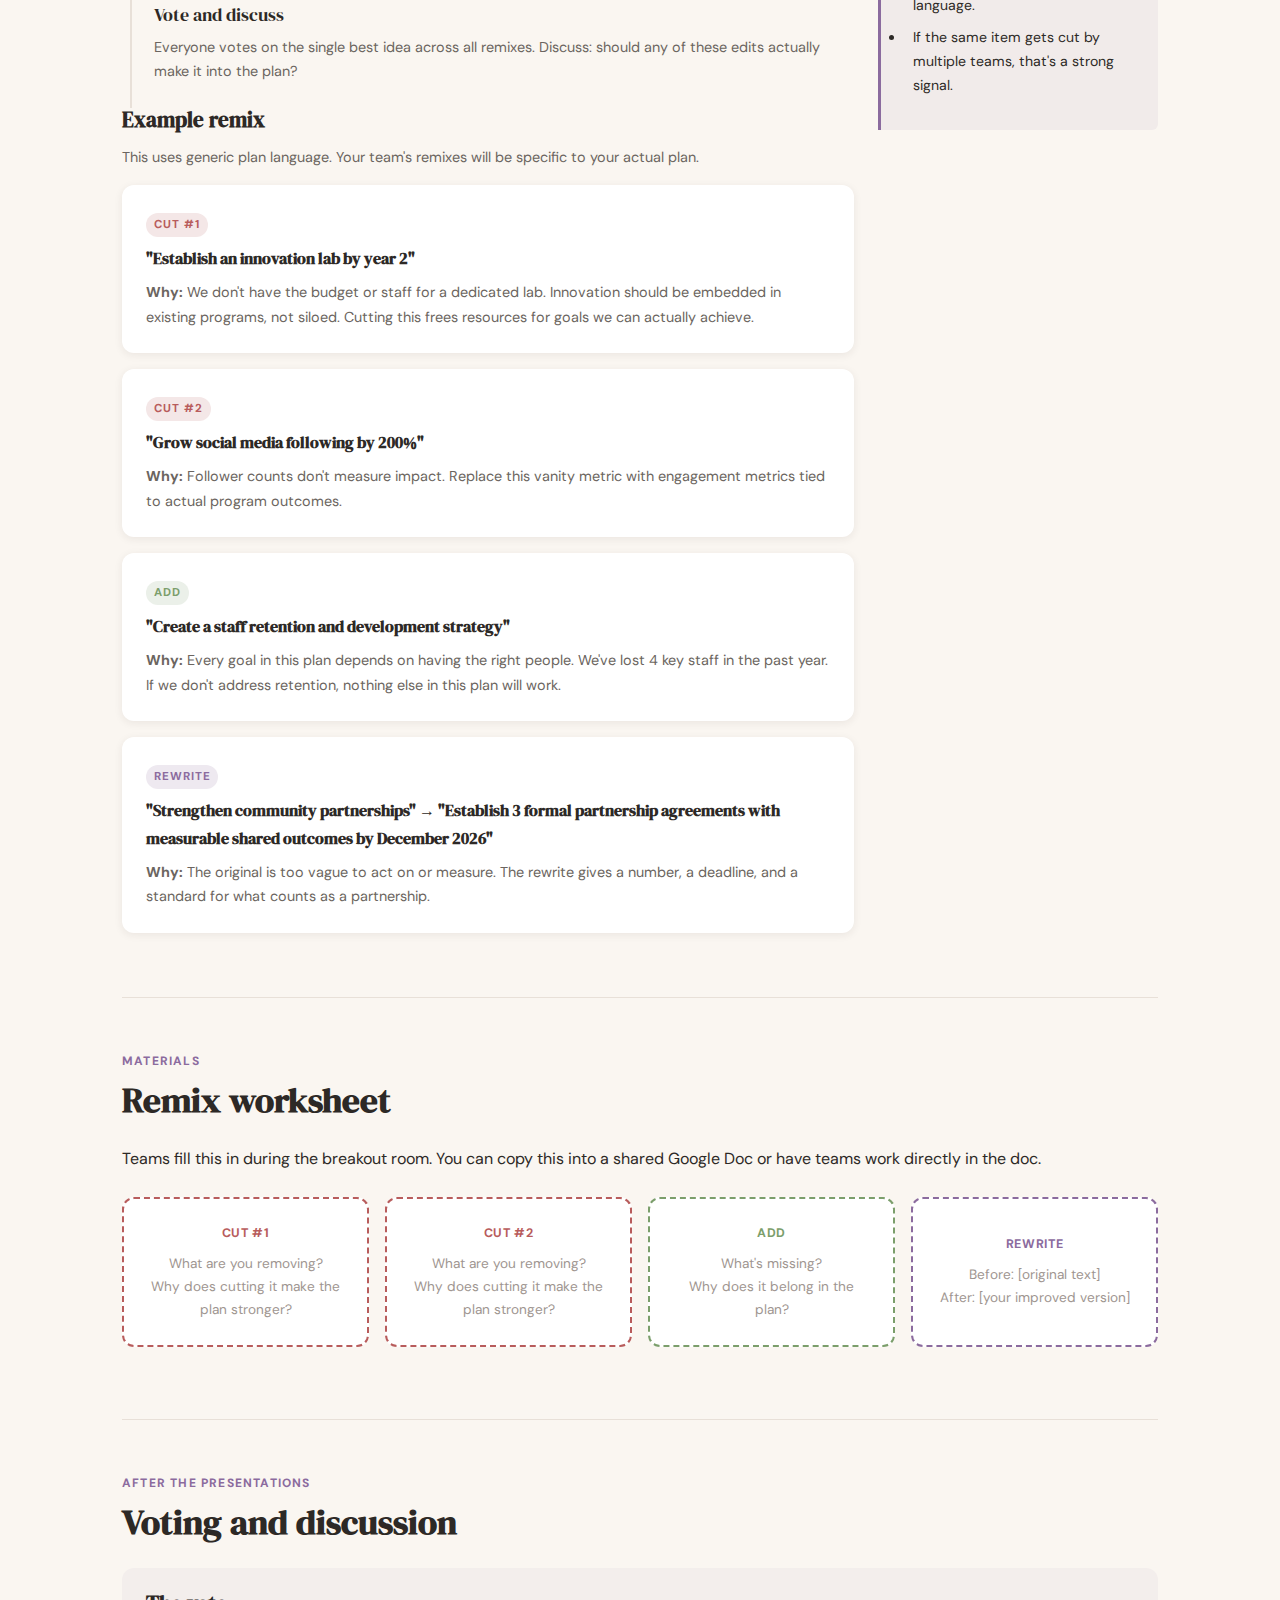
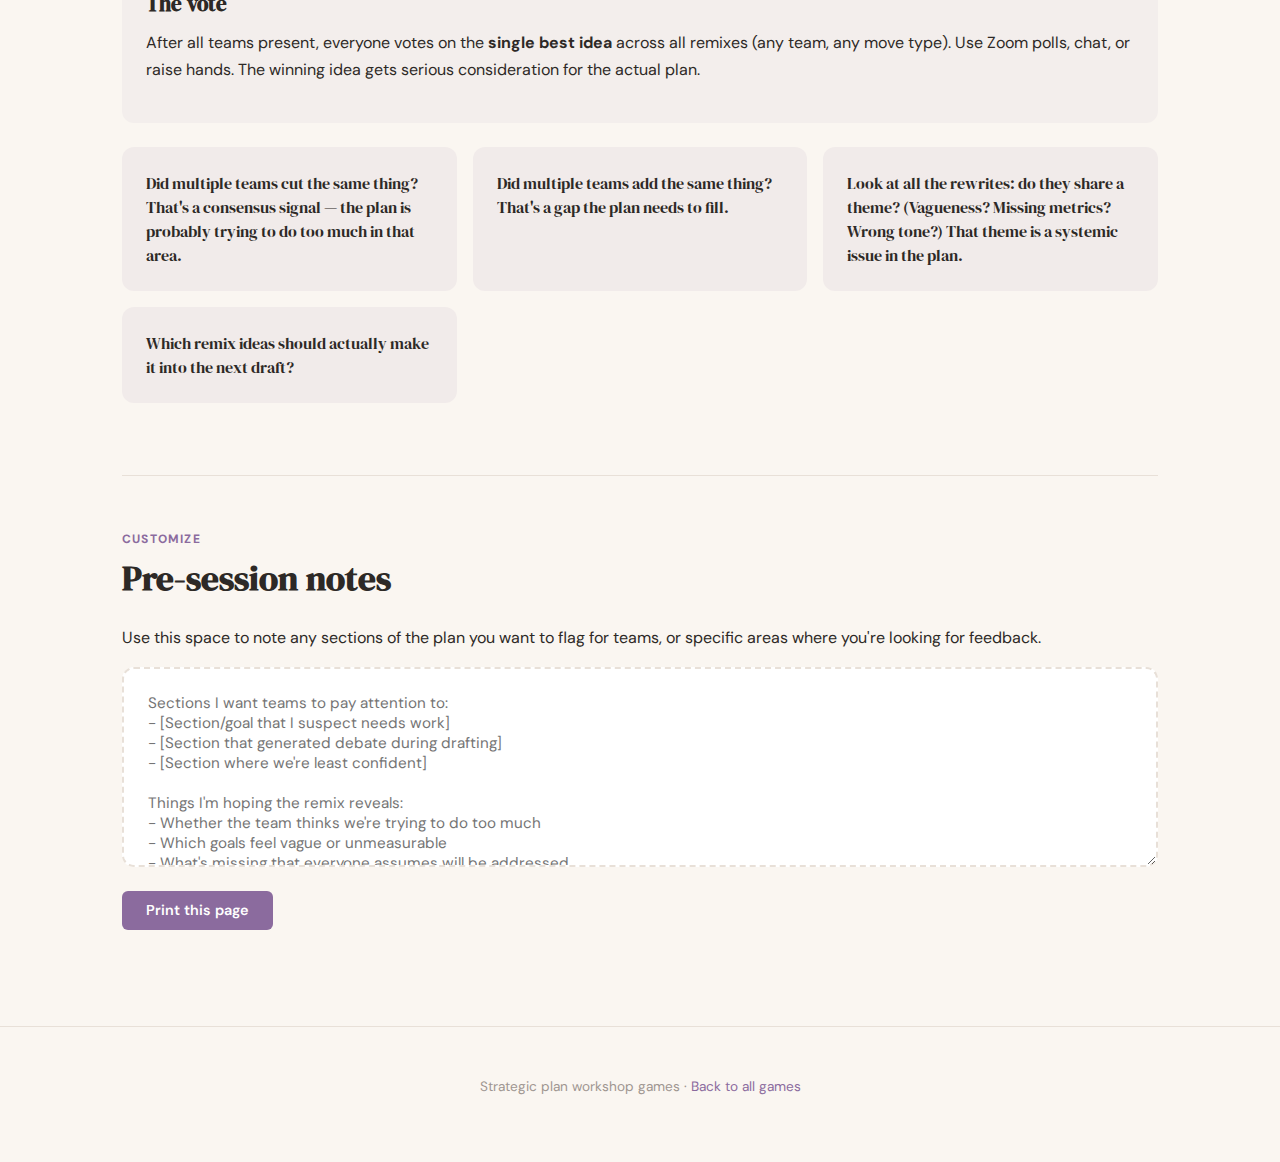
<file: docs/workshop-games/plan-remix.html>
<!DOCTYPE html>
<html lang="en" data-game="remix">
<head>
  <meta charset="UTF-8">
  <meta name="viewport" content="width=device-width, initial-scale=1.0">
  <title>Plan remix &mdash; Strategic plan workshop</title>
  <link rel="icon" type="image/svg+xml" href="../favicon.svg">
  <link rel="stylesheet" href="styles.css">
  <style>
    .rule-cards {
      display: grid;
      grid-template-columns: repeat(auto-fit, minmax(200px, 1fr));
      gap: 1rem;
      margin: var(--space-md) 0;
    }
    .rule-card {
      background: var(--warm-white);
      border-radius: var(--radius-md);
      padding: var(--space-md);
      box-shadow: 0 1px 6px var(--shadow);
      text-align: center;
    }
    .rule-card .rule-icon { font-size: 2rem; margin-bottom: 0.5rem; }
    .rule-card .rule-name {
      font-family: 'DM Serif Display', serif;
      font-size: 1.1rem;
      margin-bottom: 0.5rem;
    }
    .rule-card .rule-desc { font-size: 0.85rem; color: var(--text-light); }
    .remix-example {
      background: var(--warm-white);
      border-radius: var(--radius-md);
      padding: var(--space-md);
      box-shadow: 0 2px 8px var(--shadow);
      margin-bottom: 1rem;
    }
    .remix-example h4 {
      font-family: 'DM Serif Display', serif;
      margin-bottom: 0.5rem;
    }
    .remix-label {
      display: inline-block;
      font-size: 0.72rem;
      font-weight: 700;
      text-transform: uppercase;
      letter-spacing: 0.08em;
      padding: 0.15rem 0.5rem;
      border-radius: 50px;
      margin-bottom: 0.5rem;
    }
    .remix-label-cut { background: color-mix(in srgb, var(--accent-debate) 15%, white); color: var(--accent-debate); }
    .remix-label-add { background: color-mix(in srgb, var(--accent-auction) 15%, white); color: var(--accent-auction); }
    .remix-label-rewrite { background: color-mix(in srgb, var(--accent-remix) 15%, white); color: var(--accent-remix); }
    .vote-section {
      background: color-mix(in srgb, var(--accent) 6%, var(--cream));
      border-radius: var(--radius-md);
      padding: var(--space-md);
      margin: var(--space-md) 0;
    }
  </style>
</head>
<body>
  <nav class="nav">
    <div class="nav-inner">
      <a href="index.html" class="nav-brand">Workshop games</a>
      <ul class="nav-links">
        <li><a href="word-games.html">Word games</a></li>
        <li><a href="priority-auction.html">Priority auction</a></li>
        <li><a href="devils-advocate.html">Devil's advocate</a></li>
        <li><a href="stakeholder-lens.html">Stakeholder lens</a></li>
        <li><a href="assumption-mapper.html">Assumption mapper</a></li>
        <li><a href="plan-remix.html" class="active">Plan remix</a></li>
        <li><a href="pokemon-battle.html">Goal battle</a></li>
      </ul>
    </div>
  </nav>

  <main class="container">
    <a href="index.html" class="back-link">&larr; All games</a>

    <section class="hero">
      <div class="hero-badge">Creative editing</div>
      <h1>Plan remix</h1>
      <p class="hero-subtitle">Teams get editing power over the plan: cut two things, add one thing, rewrite one thing. The constraint forces hard choices &mdash; and the results show you what your team would actually change if they could.</p>
      <div class="hero-meta">
        <span class="hero-meta-item">30-40 minutes</span>
        <span class="hero-meta-item">Best with 6-16 people</span>
        <span class="hero-meta-item">Breakout rooms</span>
      </div>
    </section>

    <section class="section" id="concept">
      <div class="section-label">The rules</div>
      <h2>The remix constraints</h2>
      <p>Each team gets exactly four moves. No more, no less. The tight constraint prevents the exercise from becoming an open-ended rewrite and forces real prioritization.</p>

      <div class="rule-cards">
        <div class="rule-card" style="border-top: 3px solid var(--accent-debate);">
          <div class="rule-icon">&#9986;</div>
          <div class="rule-name">Cut two things</div>
          <div class="rule-desc">Remove two goals, strategies, or sections from the plan. Must explain why each cut makes the plan stronger, not weaker.</div>
        </div>
        <div class="rule-card" style="border-top: 3px solid var(--accent-auction);">
          <div class="rule-icon">&#10010;</div>
          <div class="rule-name">Add one thing</div>
          <div class="rule-desc">Add one goal, strategy, or element that's missing from the plan. Must explain why it belongs and where it fits.</div>
        </div>
        <div class="rule-card" style="border-top: 3px solid var(--accent-remix);">
          <div class="rule-icon">&#9997;</div>
          <div class="rule-name">Rewrite one thing</div>
          <div class="rule-desc">Rewrite one existing section, goal, or strategy to make it clearer, bolder, or more actionable. Show the before and after.</div>
        </div>
      </div>
    </section>

    <section class="section" id="how">
      <div class="section-label">How to run it</div>
      <h2>Step by step</h2>

      <div class="activity-layout">
        <div>
          <div class="timeline">
            <div class="timeline-item">
              <div class="timeline-time">0:00 &mdash; 0:03</div>
              <div class="timeline-title">Explain the rules</div>
              <div class="timeline-desc">Share the constraints (cut 2, add 1, rewrite 1). Make it clear: this isn't about perfection, it's about forcing choices. There are no wrong answers.</div>
            </div>
            <div class="timeline-item">
              <div class="timeline-time">0:03 &mdash; 0:18</div>
              <div class="timeline-title">Remix in breakout rooms</div>
              <div class="timeline-desc">15 minutes. Teams read the plan together, debate their edits, and prepare to present their remix. Each team should fill in the remix worksheet (below).</div>
            </div>
            <div class="timeline-item">
              <div class="timeline-time">0:18 &mdash; 0:30</div>
              <div class="timeline-title">Present and defend</div>
              <div class="timeline-desc">Each team gets 3 minutes to present their remix and explain each choice. Other teams can ask one clarifying question per remix.</div>
            </div>
            <div class="timeline-item">
              <div class="timeline-time">0:30 &mdash; 0:40</div>
              <div class="timeline-title">Vote and discuss</div>
              <div class="timeline-desc">Everyone votes on the single best idea across all remixes. Discuss: should any of these edits actually make it into the plan?</div>
            </div>
          </div>

          <h3>Example remix</h3>
          <p style="font-size: 0.9rem; color: var(--text-light);">This uses generic plan language. Your team's remixes will be specific to your actual plan.</p>

          <div class="remix-example">
            <div class="remix-label remix-label-cut">Cut #1</div>
            <h4>"Establish an innovation lab by year 2"</h4>
            <p style="font-size: 0.9rem; color: var(--text-light); margin: 0;"><strong>Why:</strong> We don't have the budget or staff for a dedicated lab. Innovation should be embedded in existing programs, not siloed. Cutting this frees resources for goals we can actually achieve.</p>
          </div>

          <div class="remix-example">
            <div class="remix-label remix-label-cut">Cut #2</div>
            <h4>"Grow social media following by 200%"</h4>
            <p style="font-size: 0.9rem; color: var(--text-light); margin: 0;"><strong>Why:</strong> Follower counts don't measure impact. Replace this vanity metric with engagement metrics tied to actual program outcomes.</p>
          </div>

          <div class="remix-example">
            <div class="remix-label remix-label-add">Add</div>
            <h4>"Create a staff retention and development strategy"</h4>
            <p style="font-size: 0.9rem; color: var(--text-light); margin: 0;"><strong>Why:</strong> Every goal in this plan depends on having the right people. We've lost 4 key staff in the past year. If we don't address retention, nothing else in this plan will work.</p>
          </div>

          <div class="remix-example">
            <div class="remix-label remix-label-rewrite">Rewrite</div>
            <h4>"Strengthen community partnerships" &rarr; "Establish 3 formal partnership agreements with measurable shared outcomes by December 2026"</h4>
            <p style="font-size: 0.9rem; color: var(--text-light); margin: 0;"><strong>Why:</strong> The original is too vague to act on or measure. The rewrite gives a number, a deadline, and a standard for what counts as a partnership.</p>
          </div>
        </div>

        <div class="sidebar">
          <div class="tip-box">
            <h4>Facilitator tips</h4>
            <ul>
              <li>Emphasize that <strong>cuts are not insults</strong>. Cutting something means the team is being honest about capacity and focus.</li>
              <li>If a team can't agree on what to cut, that's great data. Ask them to present the disagreement.</li>
              <li>The "add" is often the most revealing move. What people want to add shows what they feel the plan is missing.</li>
              <li>Push teams to make their rewrite specific. "Make it better" isn't a rewrite. Show the exact new language.</li>
              <li>If the same item gets cut by multiple teams, that's a strong signal.</li>
            </ul>
          </div>
        </div>
      </div>
    </section>

    <section class="section" id="worksheet">
      <div class="section-label">Materials</div>
      <h2>Remix worksheet</h2>
      <p>Teams fill this in during the breakout room. You can copy this into a shared Google Doc or have teams work directly in the doc.</p>

      <div class="remix-board">
        <div class="remix-slot remix-cut">
          <div class="remix-slot-label">Cut #1</div>
          <p style="font-size: 0.85rem; color: var(--text-muted); margin: 0;">What are you removing?<br>Why does cutting it make the plan stronger?</p>
        </div>
        <div class="remix-slot remix-cut">
          <div class="remix-slot-label">Cut #2</div>
          <p style="font-size: 0.85rem; color: var(--text-muted); margin: 0;">What are you removing?<br>Why does cutting it make the plan stronger?</p>
        </div>
        <div class="remix-slot remix-add">
          <div class="remix-slot-label">Add</div>
          <p style="font-size: 0.85rem; color: var(--text-muted); margin: 0;">What's missing?<br>Why does it belong in the plan?</p>
        </div>
        <div class="remix-slot remix-rewrite">
          <div class="remix-slot-label">Rewrite</div>
          <p style="font-size: 0.85rem; color: var(--text-muted); margin: 0;">Before: [original text]<br>After: [your improved version]</p>
        </div>
      </div>
    </section>

    <section class="section" id="vote">
      <div class="section-label">After the presentations</div>
      <h2>Voting and discussion</h2>

      <div class="vote-section">
        <h3>The vote</h3>
        <p>After all teams present, everyone votes on the <strong>single best idea</strong> across all remixes (any team, any move type). Use Zoom polls, chat, or raise hands. The winning idea gets serious consideration for the actual plan.</p>
      </div>

      <div class="discussion-prompts">
        <div class="discussion-prompt">Did multiple teams cut the same thing? That's a consensus signal &mdash; the plan is probably trying to do too much in that area.</div>
        <div class="discussion-prompt">Did multiple teams add the same thing? That's a gap the plan needs to fill.</div>
        <div class="discussion-prompt">Look at all the rewrites: do they share a theme? (Vagueness? Missing metrics? Wrong tone?) That theme is a systemic issue in the plan.</div>
        <div class="discussion-prompt">Which remix ideas should actually make it into the next draft?</div>
      </div>
    </section>

    <section class="section" id="customize">
      <div class="section-label">Customize</div>
      <h2>Pre-session notes</h2>
      <p>Use this space to note any sections of the plan you want to flag for teams, or specific areas where you're looking for feedback.</p>
      <textarea class="customize-area" placeholder="Sections I want teams to pay attention to:
- [Section/goal that I suspect needs work]
- [Section that generated debate during drafting]
- [Section where we're least confident]

Things I'm hoping the remix reveals:
- Whether the team thinks we're trying to do too much
- Which goals feel vague or unmeasurable
- What's missing that everyone assumes will be addressed"></textarea>
      <div style="margin-top: 1rem;">
        <button class="btn btn-primary" onclick="window.print()">Print this page</button>
      </div>
    </section>
  </main>

  <footer class="footer">
    <p>Strategic plan workshop games &middot; <a href="index.html">Back to all games</a></p>
  </footer>
</body>
</html>
</file>
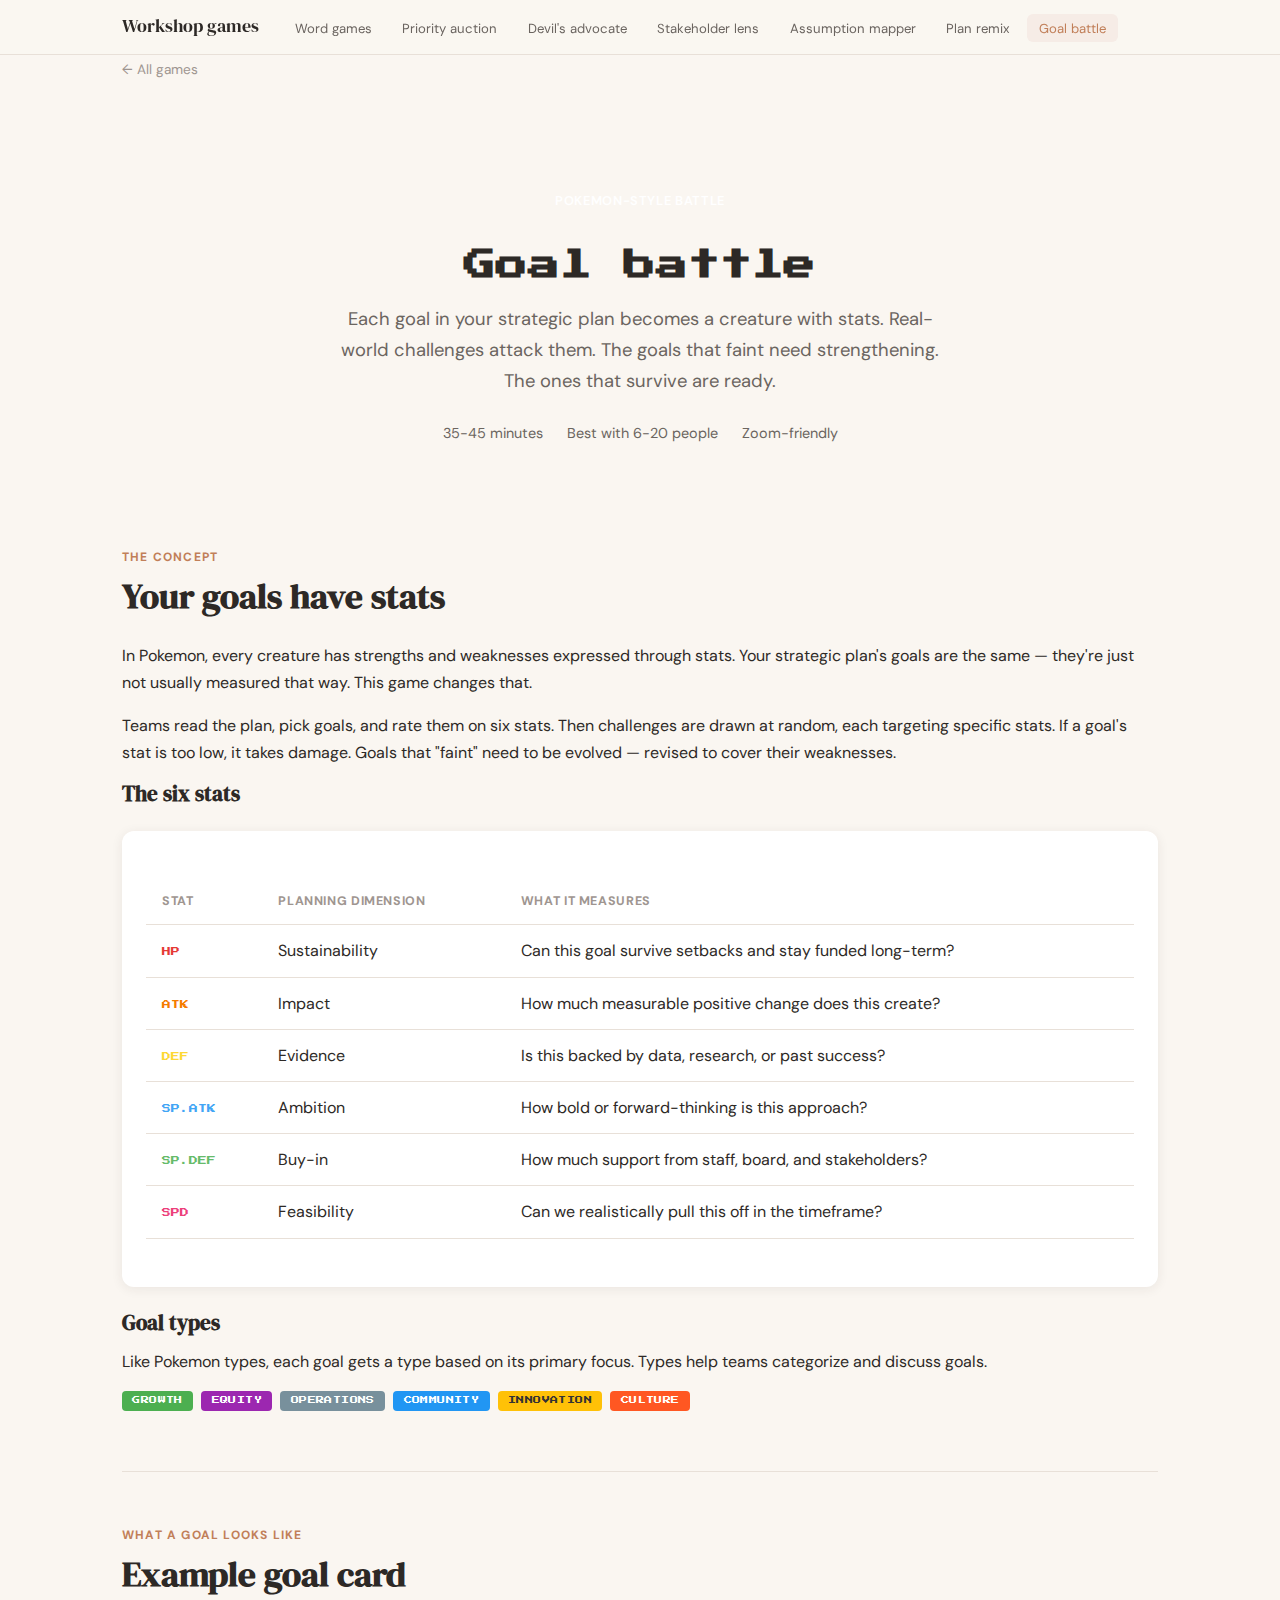
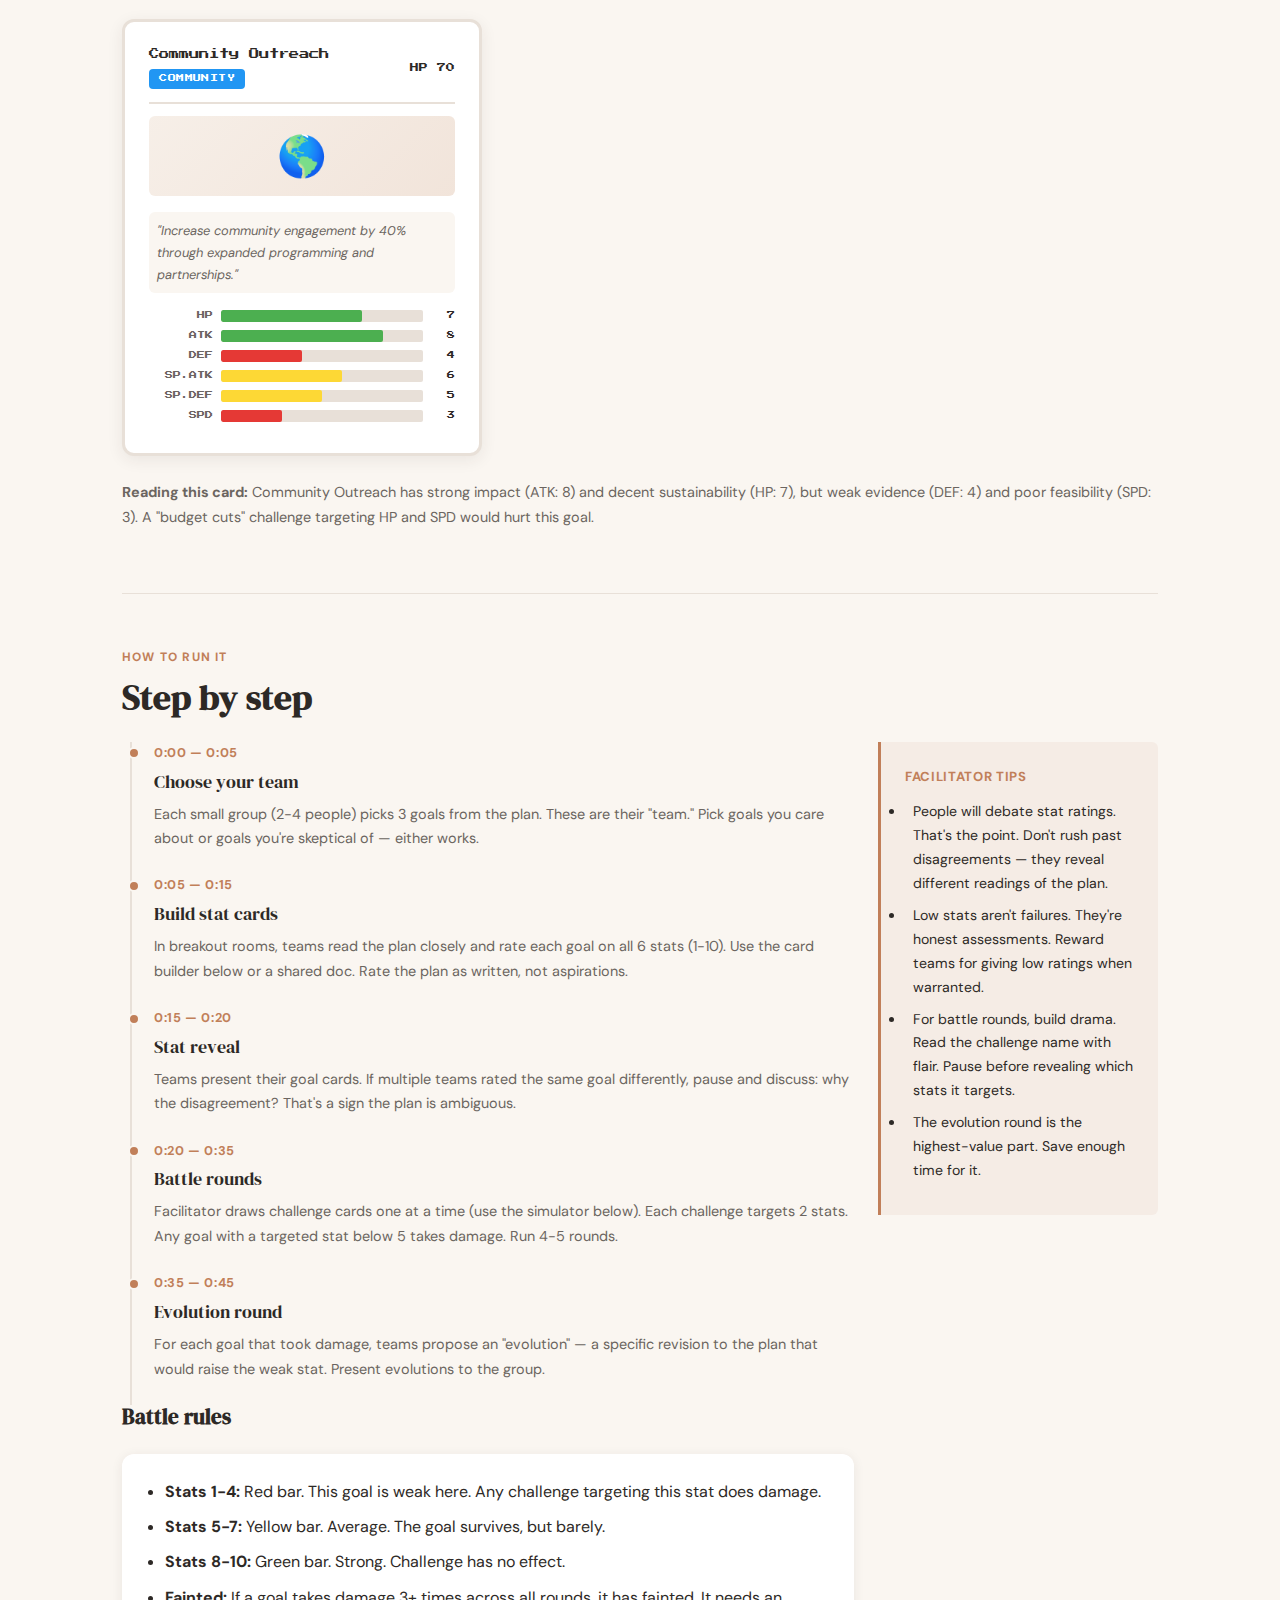
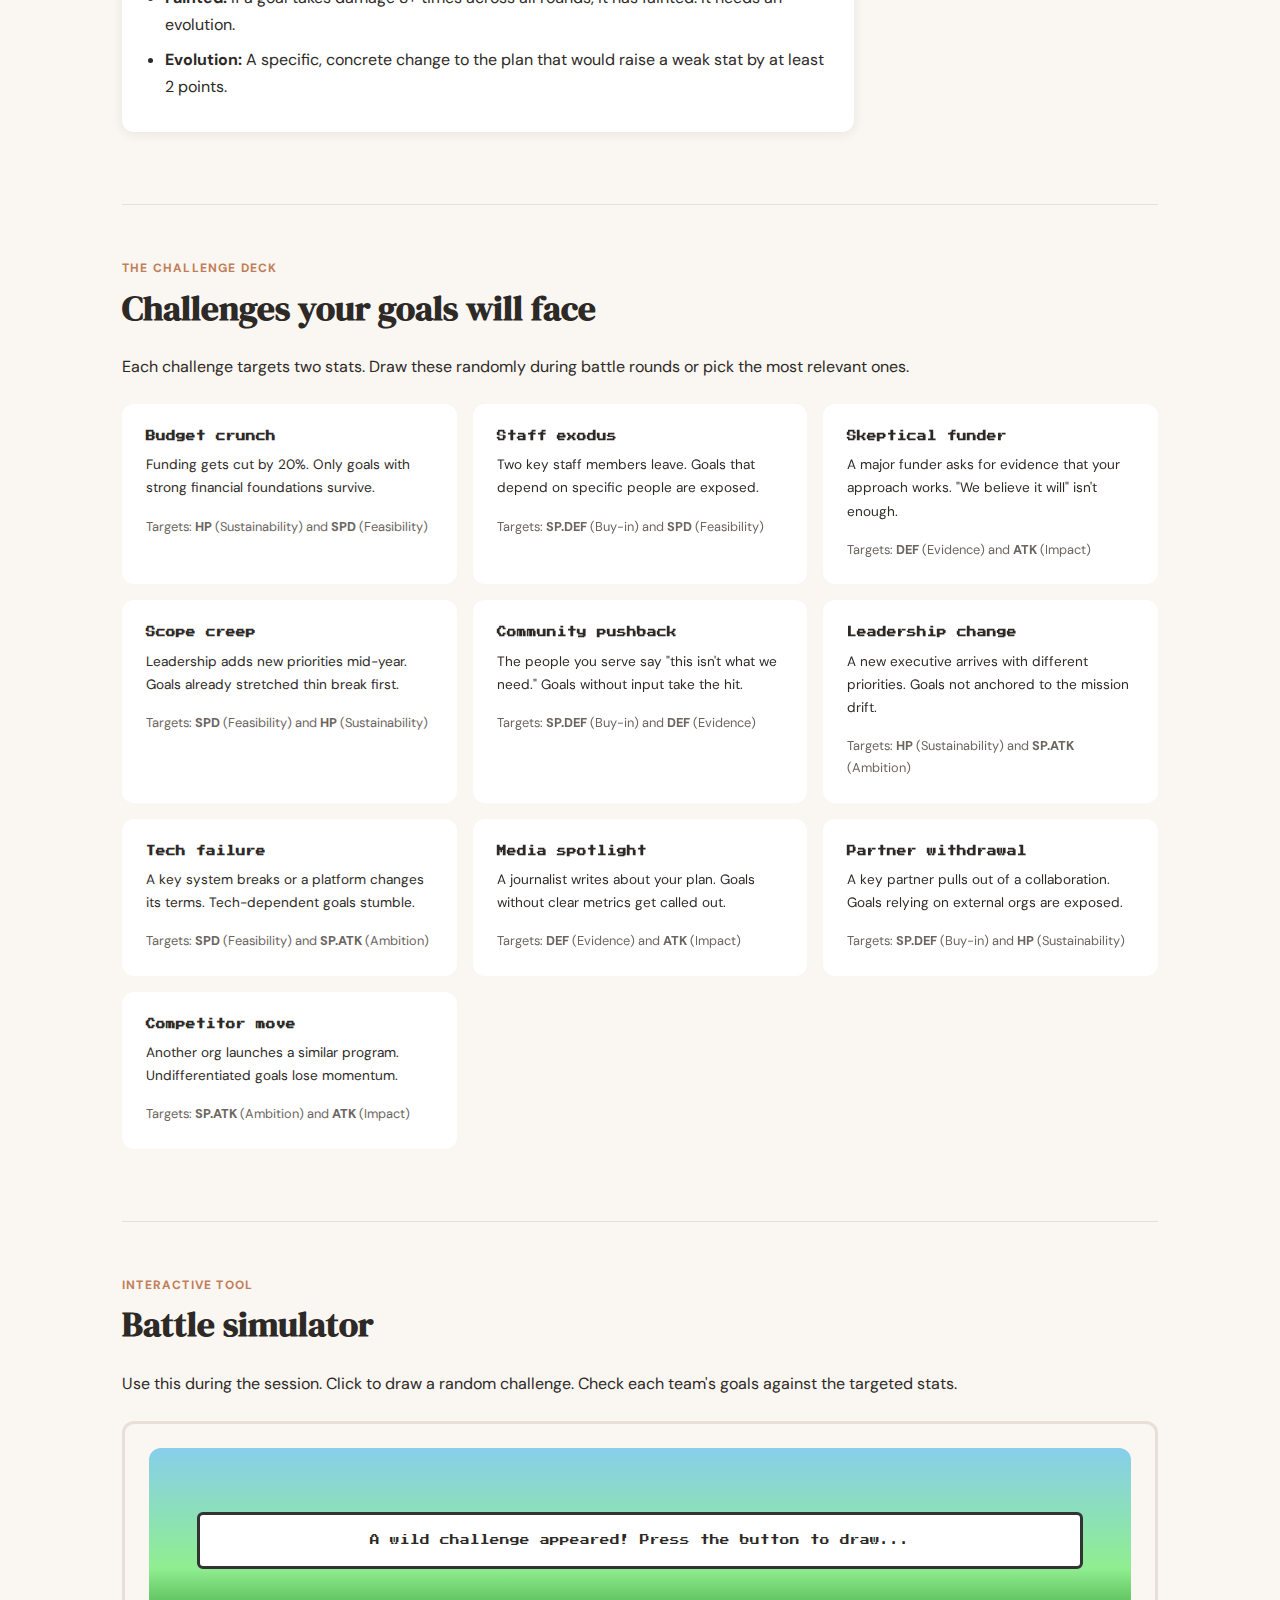
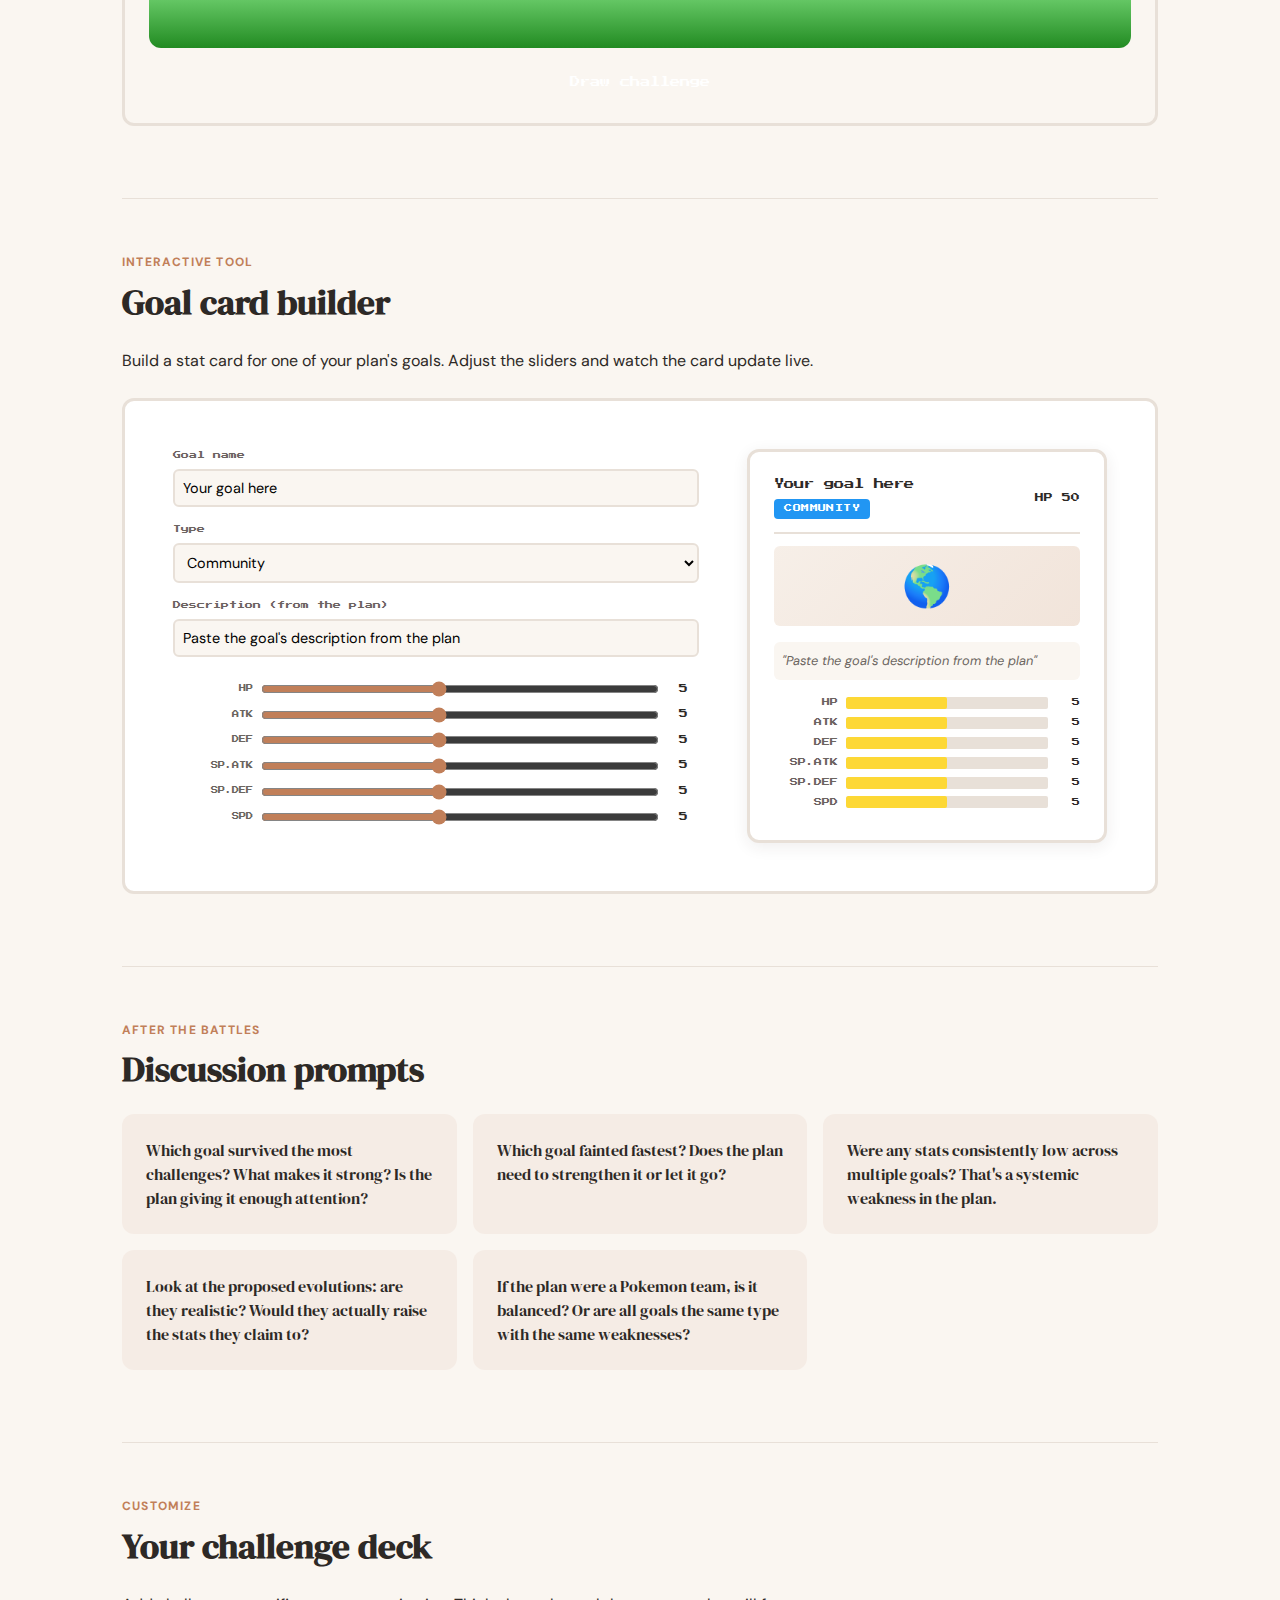
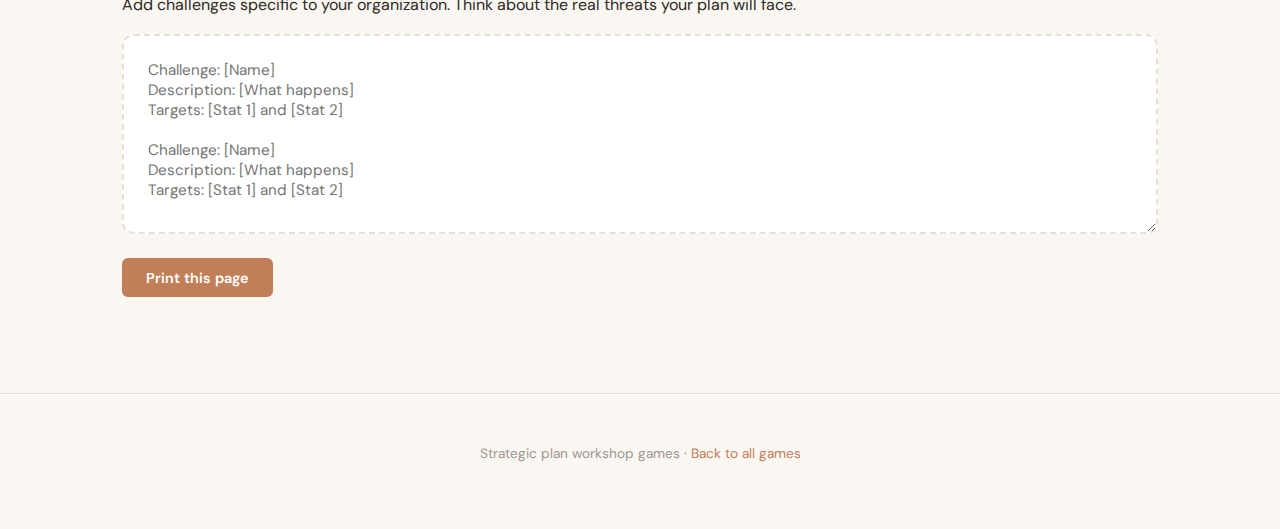
<file: docs/workshop-games/pokemon-battle.html>
<!DOCTYPE html>
<html lang="en" data-game="pokemon">
<head>
  <meta charset="UTF-8">
  <meta name="viewport" content="width=device-width, initial-scale=1.0">
  <title>Goal battle &mdash; Strategic plan workshop</title>
  <link rel="icon" type="image/svg+xml" href="../favicon.svg">
  <link rel="stylesheet" href="styles.css">
  <link href="https://fonts.googleapis.com/css2?family=Press+Start+2P&display=swap" rel="stylesheet">
  <style>
    .pixel { font-family: 'Press Start 2P', monospace; }

    .pokemon-hero {
      background: linear-gradient(180deg,
        color-mix(in srgb, var(--accent-pokemon) 8%, var(--cream)) 0%,
        var(--cream) 100%);
    }
    .pokemon-hero h1 { font-family: 'Press Start 2P', monospace; font-size: clamp(1.2rem, 3.5vw, 2rem); line-height: 1.6; }
    .pokemon-hero .hero-badge { background: var(--accent-pokemon); color: white; }

    .type-badge {
      display: inline-block;
      padding: 0.2rem 0.65rem;
      border-radius: 4px;
      font-family: 'Press Start 2P', monospace;
      font-size: 0.5rem;
      letter-spacing: 0.05em;
      color: white;
      text-transform: uppercase;
    }
    .type-growth { background: #4CAF50; }
    .type-equity { background: #9C27B0; }
    .type-operations { background: #78909C; }
    .type-community { background: #2196F3; }
    .type-innovation { background: #FFC107; color: #333; }
    .type-culture { background: #FF5722; }

    .stat-row { display: flex; align-items: center; gap: 0.5rem; margin-bottom: 0.4rem; }
    .stat-label {
      font-family: 'Press Start 2P', monospace;
      font-size: 0.5rem;
      width: 4rem;
      text-align: right;
      color: var(--text-light);
      flex-shrink: 0;
    }
    .stat-bar-bg {
      flex: 1;
      height: 12px;
      background: var(--border);
      border-radius: 2px;
      overflow: hidden;
    }
    .stat-bar-fill {
      height: 100%;
      border-radius: 2px;
      transition: width 0.5s ease, background 0.3s;
    }
    .stat-val {
      font-family: 'Press Start 2P', monospace;
      font-size: 0.5rem;
      width: 1.5rem;
      text-align: right;
      flex-shrink: 0;
    }

    .goal-card {
      background: var(--warm-white);
      border: 3px solid var(--border);
      border-radius: var(--radius-md);
      padding: var(--space-md);
      max-width: 360px;
      box-shadow: 0 4px 16px var(--shadow);
    }
    .goal-card-header {
      display: flex;
      justify-content: space-between;
      align-items: center;
      margin-bottom: 0.75rem;
      padding-bottom: 0.75rem;
      border-bottom: 2px solid var(--border);
    }
    .goal-card-name {
      font-family: 'Press Start 2P', monospace;
      font-size: 0.65rem;
      line-height: 1.6;
      max-width: 200px;
    }
    .goal-card-hp {
      font-family: 'Press Start 2P', monospace;
      font-size: 0.55rem;
      color: var(--accent-pokemon);
    }
    .goal-card-art {
      background: linear-gradient(135deg, color-mix(in srgb, var(--accent) 6%, var(--cream)), color-mix(in srgb, var(--accent) 15%, var(--cream)));
      border-radius: var(--radius-sm);
      height: 80px;
      display: flex;
      align-items: center;
      justify-content: center;
      margin-bottom: 1rem;
      font-size: 2.5rem;
    }
    .goal-card-desc {
      font-size: 0.8rem;
      color: var(--text-light);
      margin-bottom: 1rem;
      padding: 0.5rem;
      background: var(--cream);
      border-radius: var(--radius-sm);
      font-style: italic;
    }

    .battle-scene {
      background: linear-gradient(180deg, #87CEEB 0%, #90EE90 60%, #228B22 100%);
      border-radius: var(--radius-md);
      padding: var(--space-lg);
      min-height: 200px;
      overflow: hidden;
    }
    .battle-text-box {
      background: var(--warm-white);
      border: 3px solid #333;
      border-radius: var(--radius-sm);
      padding: 1rem;
      font-family: 'Press Start 2P', monospace;
      font-size: 0.6rem;
      line-height: 2;
      margin-top: 1rem;
    }

    .challenge-deck {
      display: grid;
      grid-template-columns: repeat(auto-fit, minmax(260px, 1fr));
      gap: 1rem;
      margin: var(--space-md) 0;
    }
    .challenge-card {
      background: var(--warm-white);
      border: 2px solid var(--accent-pokemon);
      border-radius: var(--radius-md);
      padding: var(--space-md);
      position: relative;
      overflow: hidden;
    }
    .challenge-card::before {
      content: '';
      position: absolute;
      top: 0; left: 0; right: 0;
      height: 4px;
      background: var(--accent-pokemon);
    }
    .challenge-card h4 {
      font-family: 'Press Start 2P', monospace;
      font-size: 0.6rem;
      line-height: 1.8;
      margin-bottom: 0.5rem;
    }
    .challenge-card .targets {
      font-size: 0.8rem;
      color: var(--text-light);
      margin-top: 0.5rem;
    }
    .challenge-card .targets strong { color: var(--accent-pokemon); }

    .battle-sim {
      background: var(--cream);
      border: 3px solid var(--border);
      border-radius: var(--radius-md);
      padding: var(--space-md);
      margin: var(--space-md) 0;
      text-align: center;
    }
    .battle-sim .draw-btn {
      font-family: 'Press Start 2P', monospace;
      font-size: 0.65rem;
      padding: 0.8rem 1.5rem;
      background: var(--accent-pokemon);
      color: white;
      border: none;
      border-radius: var(--radius-sm);
      cursor: pointer;
      transition: all 0.2s;
    }
    .battle-sim .draw-btn:hover {
      filter: brightness(1.15);
      transform: translateY(-2px);
    }
    .battle-result {
      margin-top: var(--space-md);
      padding: var(--space-md);
      background: var(--warm-white);
      border: 2px solid var(--border);
      border-radius: var(--radius-sm);
      text-align: left;
      display: none;
    }
    .battle-result.active { display: block; }
    .battle-result h4 {
      font-family: 'Press Start 2P', monospace;
      font-size: 0.6rem;
      line-height: 1.8;
      margin-bottom: 0.75rem;
      color: var(--accent-pokemon);
    }

    .builder {
      background: var(--warm-white);
      border: 3px solid var(--border);
      border-radius: var(--radius-md);
      padding: var(--space-lg);
      margin: var(--space-md) 0;
    }
    .builder-grid {
      display: grid;
      grid-template-columns: 1fr 360px;
      gap: var(--space-lg);
      align-items: start;
    }
    .builder-input-group { margin-bottom: 1rem; }
    .builder-input-group label {
      display: block;
      font-family: 'Press Start 2P', monospace;
      font-size: 0.5rem;
      margin-bottom: 0.4rem;
      color: var(--text-light);
    }
    .builder-input-group input[type="text"],
    .builder-input-group select {
      width: 100%;
      padding: 0.5rem;
      border: 2px solid var(--border);
      border-radius: var(--radius-sm);
      font-family: 'DM Sans', sans-serif;
      font-size: 0.9rem;
      background: var(--cream);
    }
    .builder-input-group input[type="text"]:focus,
    .builder-input-group select:focus { outline: none; border-color: var(--accent); }
    .slider-row {
      display: grid;
      grid-template-columns: 5rem 1fr 2rem;
      align-items: center;
      gap: 0.5rem;
      margin-bottom: 0.6rem;
    }
    .slider-row label {
      font-family: 'Press Start 2P', monospace;
      font-size: 0.45rem;
      text-align: right;
      color: var(--text-light);
    }
    .slider-row input[type="range"] { width: 100%; accent-color: var(--accent); }
    .slider-row .slider-val {
      font-family: 'Press Start 2P', monospace;
      font-size: 0.55rem;
      text-align: center;
    }

    @media (max-width: 768px) {
      .builder-grid { grid-template-columns: 1fr; }
      .goal-card { max-width: 100%; }
    }
  </style>
</head>
<body>
  <nav class="nav">
    <div class="nav-inner">
      <a href="index.html" class="nav-brand">Workshop games</a>
      <ul class="nav-links">
        <li><a href="word-games.html">Word games</a></li>
        <li><a href="priority-auction.html">Priority auction</a></li>
        <li><a href="devils-advocate.html">Devil's advocate</a></li>
        <li><a href="stakeholder-lens.html">Stakeholder lens</a></li>
        <li><a href="assumption-mapper.html">Assumption mapper</a></li>
        <li><a href="plan-remix.html">Plan remix</a></li>
        <li><a href="pokemon-battle.html" class="active">Goal battle</a></li>
      </ul>
    </div>
  </nav>

  <main class="container">
    <a href="index.html" class="back-link">&larr; All games</a>

    <section class="hero pokemon-hero">
      <div class="hero-badge">Pokemon-style battle</div>
      <h1>Goal battle</h1>
      <p class="hero-subtitle">Each goal in your strategic plan becomes a creature with stats. Real-world challenges attack them. The goals that faint need strengthening. The ones that survive are ready.</p>
      <div class="hero-meta">
        <span class="hero-meta-item">35-45 minutes</span>
        <span class="hero-meta-item">Best with 6-20 people</span>
        <span class="hero-meta-item">Zoom-friendly</span>
      </div>
    </section>

    <section class="section" id="concept">
      <div class="section-label">The concept</div>
      <h2>Your goals have stats</h2>
      <p>In Pokemon, every creature has strengths and weaknesses expressed through stats. Your strategic plan's goals are the same &mdash; they're just not usually measured that way. This game changes that.</p>
      <p>Teams read the plan, pick goals, and rate them on six stats. Then challenges are drawn at random, each targeting specific stats. If a goal's stat is too low, it takes damage. Goals that "faint" need to be evolved &mdash; revised to cover their weaknesses.</p>

      <h3>The six stats</h3>
      <div class="card" style="margin: var(--space-md) 0; overflow-x: auto;">
        <table class="bid-table">
          <thead>
            <tr>
              <th>Stat</th>
              <th>Planning dimension</th>
              <th>What it measures</th>
            </tr>
          </thead>
          <tbody>
            <tr>
              <td><span class="pixel" style="font-size: 0.55rem; color: #e53935;">HP</span></td>
              <td>Sustainability</td>
              <td>Can this goal survive setbacks and stay funded long-term?</td>
            </tr>
            <tr>
              <td><span class="pixel" style="font-size: 0.55rem; color: #F57C00;">ATK</span></td>
              <td>Impact</td>
              <td>How much measurable positive change does this create?</td>
            </tr>
            <tr>
              <td><span class="pixel" style="font-size: 0.55rem; color: #FDD835;">DEF</span></td>
              <td>Evidence</td>
              <td>Is this backed by data, research, or past success?</td>
            </tr>
            <tr>
              <td><span class="pixel" style="font-size: 0.55rem; color: #42A5F5;">SP.ATK</span></td>
              <td>Ambition</td>
              <td>How bold or forward-thinking is this approach?</td>
            </tr>
            <tr>
              <td><span class="pixel" style="font-size: 0.55rem; color: #66BB6A;">SP.DEF</span></td>
              <td>Buy-in</td>
              <td>How much support from staff, board, and stakeholders?</td>
            </tr>
            <tr>
              <td><span class="pixel" style="font-size: 0.55rem; color: #EC407A;">SPD</span></td>
              <td>Feasibility</td>
              <td>Can we realistically pull this off in the timeframe?</td>
            </tr>
          </tbody>
        </table>
      </div>

      <h3>Goal types</h3>
      <p>Like Pokemon types, each goal gets a type based on its primary focus. Types help teams categorize and discuss goals.</p>
      <div style="display: flex; flex-wrap: wrap; gap: 0.5rem; margin: var(--space-sm) 0;">
        <span class="type-badge type-growth">Growth</span>
        <span class="type-badge type-equity">Equity</span>
        <span class="type-badge type-operations">Operations</span>
        <span class="type-badge type-community">Community</span>
        <span class="type-badge type-innovation">Innovation</span>
        <span class="type-badge type-culture">Culture</span>
      </div>
    </section>

    <section class="section" id="example-card">
      <div class="section-label">What a goal looks like</div>
      <h2>Example goal card</h2>

      <div class="goal-card" style="margin: var(--space-md) 0;">
        <div class="goal-card-header">
          <div>
            <div class="goal-card-name">Community Outreach</div>
            <span class="type-badge type-community" style="margin-top: 0.3rem;">Community</span>
          </div>
          <div class="goal-card-hp">HP 70</div>
        </div>
        <div class="goal-card-art">&#127758;</div>
        <div class="goal-card-desc">"Increase community engagement by 40% through expanded programming and partnerships."</div>
        <div class="stat-row"><span class="stat-label">HP</span><div class="stat-bar-bg"><div class="stat-bar-fill" style="width:70%; background: #4CAF50;"></div></div><span class="stat-val">7</span></div>
        <div class="stat-row"><span class="stat-label">ATK</span><div class="stat-bar-bg"><div class="stat-bar-fill" style="width:80%; background: #4CAF50;"></div></div><span class="stat-val">8</span></div>
        <div class="stat-row"><span class="stat-label">DEF</span><div class="stat-bar-bg"><div class="stat-bar-fill" style="width:40%; background: #e53935;"></div></div><span class="stat-val">4</span></div>
        <div class="stat-row"><span class="stat-label">SP.ATK</span><div class="stat-bar-bg"><div class="stat-bar-fill" style="width:60%; background: #FDD835;"></div></div><span class="stat-val">6</span></div>
        <div class="stat-row"><span class="stat-label">SP.DEF</span><div class="stat-bar-bg"><div class="stat-bar-fill" style="width:50%; background: #FDD835;"></div></div><span class="stat-val">5</span></div>
        <div class="stat-row"><span class="stat-label">SPD</span><div class="stat-bar-bg"><div class="stat-bar-fill" style="width:30%; background: #e53935;"></div></div><span class="stat-val">3</span></div>
      </div>
      <p style="font-size: 0.9rem; color: var(--text-light);"><strong>Reading this card:</strong> Community Outreach has strong impact (ATK: 8) and decent sustainability (HP: 7), but weak evidence (DEF: 4) and poor feasibility (SPD: 3). A "budget cuts" challenge targeting HP and SPD would hurt this goal.</p>
    </section>

    <section class="section" id="how">
      <div class="section-label">How to run it</div>
      <h2>Step by step</h2>

      <div class="activity-layout">
        <div>
          <div class="timeline">
            <div class="timeline-item">
              <div class="timeline-time">0:00 &mdash; 0:05</div>
              <div class="timeline-title">Choose your team</div>
              <div class="timeline-desc">Each small group (2-4 people) picks 3 goals from the plan. These are their "team." Pick goals you care about or goals you're skeptical of &mdash; either works.</div>
            </div>
            <div class="timeline-item">
              <div class="timeline-time">0:05 &mdash; 0:15</div>
              <div class="timeline-title">Build stat cards</div>
              <div class="timeline-desc">In breakout rooms, teams read the plan closely and rate each goal on all 6 stats (1-10). Use the card builder below or a shared doc. Rate the plan as written, not aspirations.</div>
            </div>
            <div class="timeline-item">
              <div class="timeline-time">0:15 &mdash; 0:20</div>
              <div class="timeline-title">Stat reveal</div>
              <div class="timeline-desc">Teams present their goal cards. If multiple teams rated the same goal differently, pause and discuss: why the disagreement? That's a sign the plan is ambiguous.</div>
            </div>
            <div class="timeline-item">
              <div class="timeline-time">0:20 &mdash; 0:35</div>
              <div class="timeline-title">Battle rounds</div>
              <div class="timeline-desc">Facilitator draws challenge cards one at a time (use the simulator below). Each challenge targets 2 stats. Any goal with a targeted stat below 5 takes damage. Run 4-5 rounds.</div>
            </div>
            <div class="timeline-item">
              <div class="timeline-time">0:35 &mdash; 0:45</div>
              <div class="timeline-title">Evolution round</div>
              <div class="timeline-desc">For each goal that took damage, teams propose an "evolution" &mdash; a specific revision to the plan that would raise the weak stat. Present evolutions to the group.</div>
            </div>
          </div>

          <h3>Battle rules</h3>
          <div class="card" style="margin: var(--space-md) 0;">
            <ul style="padding-left: 1.2rem;">
              <li style="margin-bottom: 0.5rem;"><strong>Stats 1-4:</strong> Red bar. This goal is weak here. Any challenge targeting this stat does damage.</li>
              <li style="margin-bottom: 0.5rem;"><strong>Stats 5-7:</strong> Yellow bar. Average. The goal survives, but barely.</li>
              <li style="margin-bottom: 0.5rem;"><strong>Stats 8-10:</strong> Green bar. Strong. Challenge has no effect.</li>
              <li style="margin-bottom: 0.5rem;"><strong>Fainted:</strong> If a goal takes damage 3+ times across all rounds, it has fainted. It needs an evolution.</li>
              <li style="margin-bottom: 0.5rem;"><strong>Evolution:</strong> A specific, concrete change to the plan that would raise a weak stat by at least 2 points.</li>
            </ul>
          </div>
        </div>

        <div class="sidebar">
          <div class="tip-box">
            <h4>Facilitator tips</h4>
            <ul>
              <li>People will debate stat ratings. That's the point. Don't rush past disagreements &mdash; they reveal different readings of the plan.</li>
              <li>Low stats aren't failures. They're honest assessments. Reward teams for giving low ratings when warranted.</li>
              <li>For battle rounds, build drama. Read the challenge name with flair. Pause before revealing which stats it targets.</li>
              <li>The evolution round is the highest-value part. Save enough time for it.</li>
            </ul>
          </div>
        </div>
      </div>
    </section>

    <section class="section" id="challenges">
      <div class="section-label">The challenge deck</div>
      <h2>Challenges your goals will face</h2>
      <p>Each challenge targets two stats. Draw these randomly during battle rounds or pick the most relevant ones.</p>

      <div class="challenge-deck">
        <div class="challenge-card">
          <h4>Budget crunch</h4>
          <p style="font-size: 0.85rem;">Funding gets cut by 20%. Only goals with strong financial foundations survive.</p>
          <div class="targets">Targets: <strong>HP</strong> (Sustainability) and <strong>SPD</strong> (Feasibility)</div>
        </div>
        <div class="challenge-card">
          <h4>Staff exodus</h4>
          <p style="font-size: 0.85rem;">Two key staff members leave. Goals that depend on specific people are exposed.</p>
          <div class="targets">Targets: <strong>SP.DEF</strong> (Buy-in) and <strong>SPD</strong> (Feasibility)</div>
        </div>
        <div class="challenge-card">
          <h4>Skeptical funder</h4>
          <p style="font-size: 0.85rem;">A major funder asks for evidence that your approach works. "We believe it will" isn't enough.</p>
          <div class="targets">Targets: <strong>DEF</strong> (Evidence) and <strong>ATK</strong> (Impact)</div>
        </div>
        <div class="challenge-card">
          <h4>Scope creep</h4>
          <p style="font-size: 0.85rem;">Leadership adds new priorities mid-year. Goals already stretched thin break first.</p>
          <div class="targets">Targets: <strong>SPD</strong> (Feasibility) and <strong>HP</strong> (Sustainability)</div>
        </div>
        <div class="challenge-card">
          <h4>Community pushback</h4>
          <p style="font-size: 0.85rem;">The people you serve say "this isn't what we need." Goals without input take the hit.</p>
          <div class="targets">Targets: <strong>SP.DEF</strong> (Buy-in) and <strong>DEF</strong> (Evidence)</div>
        </div>
        <div class="challenge-card">
          <h4>Leadership change</h4>
          <p style="font-size: 0.85rem;">A new executive arrives with different priorities. Goals not anchored to the mission drift.</p>
          <div class="targets">Targets: <strong>HP</strong> (Sustainability) and <strong>SP.ATK</strong> (Ambition)</div>
        </div>
        <div class="challenge-card">
          <h4>Tech failure</h4>
          <p style="font-size: 0.85rem;">A key system breaks or a platform changes its terms. Tech-dependent goals stumble.</p>
          <div class="targets">Targets: <strong>SPD</strong> (Feasibility) and <strong>SP.ATK</strong> (Ambition)</div>
        </div>
        <div class="challenge-card">
          <h4>Media spotlight</h4>
          <p style="font-size: 0.85rem;">A journalist writes about your plan. Goals without clear metrics get called out.</p>
          <div class="targets">Targets: <strong>DEF</strong> (Evidence) and <strong>ATK</strong> (Impact)</div>
        </div>
        <div class="challenge-card">
          <h4>Partner withdrawal</h4>
          <p style="font-size: 0.85rem;">A key partner pulls out of a collaboration. Goals relying on external orgs are exposed.</p>
          <div class="targets">Targets: <strong>SP.DEF</strong> (Buy-in) and <strong>HP</strong> (Sustainability)</div>
        </div>
        <div class="challenge-card">
          <h4>Competitor move</h4>
          <p style="font-size: 0.85rem;">Another org launches a similar program. Undifferentiated goals lose momentum.</p>
          <div class="targets">Targets: <strong>SP.ATK</strong> (Ambition) and <strong>ATK</strong> (Impact)</div>
        </div>
      </div>
    </section>

    <section class="section" id="simulator">
      <div class="section-label">Interactive tool</div>
      <h2>Battle simulator</h2>
      <p>Use this during the session. Click to draw a random challenge. Check each team's goals against the targeted stats.</p>

      <div class="battle-sim">
        <div class="battle-scene">
          <div class="battle-text-box" id="battle-text">A wild challenge appeared! Press the button to draw...</div>
        </div>
        <button class="draw-btn" id="draw-btn" style="margin-top: 1rem;">Draw challenge</button>
        <div class="battle-result" id="battle-result"></div>
      </div>
    </section>

    <section class="section" id="builder">
      <div class="section-label">Interactive tool</div>
      <h2>Goal card builder</h2>
      <p>Build a stat card for one of your plan's goals. Adjust the sliders and watch the card update live.</p>

      <div class="builder">
        <div class="builder-grid">
          <div>
            <div class="builder-input-group">
              <label>Goal name</label>
              <input type="text" id="b-name" value="Your goal here">
            </div>
            <div class="builder-input-group">
              <label>Type</label>
              <select id="b-type">
                <option value="growth">Growth</option>
                <option value="equity">Equity</option>
                <option value="operations">Operations</option>
                <option value="community" selected>Community</option>
                <option value="innovation">Innovation</option>
                <option value="culture">Culture</option>
              </select>
            </div>
            <div class="builder-input-group">
              <label>Description (from the plan)</label>
              <input type="text" id="b-desc" value="Paste the goal's description from the plan">
            </div>
            <div style="margin-top: 1.5rem;">
              <div class="slider-row"><label>HP</label><input type="range" min="1" max="10" value="5" id="s-hp"><span class="slider-val" id="v-hp">5</span></div>
              <div class="slider-row"><label>ATK</label><input type="range" min="1" max="10" value="5" id="s-atk"><span class="slider-val" id="v-atk">5</span></div>
              <div class="slider-row"><label>DEF</label><input type="range" min="1" max="10" value="5" id="s-def"><span class="slider-val" id="v-def">5</span></div>
              <div class="slider-row"><label>SP.ATK</label><input type="range" min="1" max="10" value="5" id="s-spatk"><span class="slider-val" id="v-spatk">5</span></div>
              <div class="slider-row"><label>SP.DEF</label><input type="range" min="1" max="10" value="5" id="s-spdef"><span class="slider-val" id="v-spdef">5</span></div>
              <div class="slider-row"><label>SPD</label><input type="range" min="1" max="10" value="5" id="s-spd"><span class="slider-val" id="v-spd">5</span></div>
            </div>
          </div>

          <div>
            <div class="goal-card" id="live-card">
              <div class="goal-card-header">
                <div>
                  <div class="goal-card-name" id="card-name">Your goal here</div>
                  <span class="type-badge type-community" id="card-type">Community</span>
                </div>
                <div class="goal-card-hp" id="card-hp">HP 50</div>
              </div>
              <div class="goal-card-art" id="card-art">&#127919;</div>
              <div class="goal-card-desc" id="card-desc">"Paste the goal's description from the plan"</div>
              <div id="card-stats"></div>
            </div>
          </div>
        </div>
      </div>
    </section>

    <section class="section" id="debrief">
      <div class="section-label">After the battles</div>
      <h2>Discussion prompts</h2>
      <div class="discussion-prompts">
        <div class="discussion-prompt">Which goal survived the most challenges? What makes it strong? Is the plan giving it enough attention?</div>
        <div class="discussion-prompt">Which goal fainted fastest? Does the plan need to strengthen it or let it go?</div>
        <div class="discussion-prompt">Were any stats consistently low across multiple goals? That's a systemic weakness in the plan.</div>
        <div class="discussion-prompt">Look at the proposed evolutions: are they realistic? Would they actually raise the stats they claim to?</div>
        <div class="discussion-prompt">If the plan were a Pokemon team, is it balanced? Or are all goals the same type with the same weaknesses?</div>
      </div>
    </section>

    <section class="section" id="customize">
      <div class="section-label">Customize</div>
      <h2>Your challenge deck</h2>
      <p>Add challenges specific to your organization. Think about the real threats your plan will face.</p>
      <textarea class="customize-area" placeholder="Challenge: [Name]
Description: [What happens]
Targets: [Stat 1] and [Stat 2]

Challenge: [Name]
Description: [What happens]
Targets: [Stat 1] and [Stat 2]"></textarea>
      <div style="margin-top: 1rem;">
        <button class="btn btn-primary" onclick="window.print()">Print this page</button>
      </div>
    </section>
  </main>

  <footer class="footer">
    <p>Strategic plan workshop games &middot; <a href="index.html">Back to all games</a></p>
  </footer>

  <script>
    // ── Challenge deck and battle simulator ──
    var challenges = [
      { name: 'Budget crunch', desc: 'Funding gets cut by 20%. Only goals with strong financial foundations survive.', targets: ['HP', 'SPD'], dims: ['Sustainability', 'Feasibility'] },
      { name: 'Staff exodus', desc: 'Two key staff members leave. Goals that depend on specific people are exposed.', targets: ['SP.DEF', 'SPD'], dims: ['Buy-in', 'Feasibility'] },
      { name: 'Skeptical funder', desc: 'A major funder asks for evidence. "We believe it will" is not enough.', targets: ['DEF', 'ATK'], dims: ['Evidence', 'Impact'] },
      { name: 'Scope creep', desc: 'Leadership adds new priorities mid-year. Stretched goals break first.', targets: ['SPD', 'HP'], dims: ['Feasibility', 'Sustainability'] },
      { name: 'Community pushback', desc: 'The community says this is not what they need. Goals without input take the hit.', targets: ['SP.DEF', 'DEF'], dims: ['Buy-in', 'Evidence'] },
      { name: 'Leadership change', desc: 'A new executive arrives with different priorities. Unanchored goals drift.', targets: ['HP', 'SP.ATK'], dims: ['Sustainability', 'Ambition'] },
      { name: 'Tech failure', desc: 'A key system breaks or a platform changes terms.', targets: ['SPD', 'SP.ATK'], dims: ['Feasibility', 'Ambition'] },
      { name: 'Media spotlight', desc: 'A journalist writes about your plan. Goals without metrics get called out.', targets: ['DEF', 'ATK'], dims: ['Evidence', 'Impact'] },
      { name: 'Partner withdrawal', desc: 'A key partner pulls out. Goals relying on external orgs are exposed.', targets: ['SP.DEF', 'HP'], dims: ['Buy-in', 'Sustainability'] },
      { name: 'Competitor move', desc: 'Another org launches a similar program. Undifferentiated goals lose momentum.', targets: ['SP.ATK', 'ATK'], dims: ['Ambition', 'Impact'] }
    ];

    var usedChallenges = [];

    document.getElementById('draw-btn').addEventListener('click', function() {
      if (usedChallenges.length >= challenges.length) {
        usedChallenges = [];
      }
      var available = challenges.filter(function(_, i) { return usedChallenges.indexOf(i) === -1; });
      var pick = available[Math.floor(Math.random() * available.length)];
      var idx = challenges.indexOf(pick);
      usedChallenges.push(idx);

      var textBox = document.getElementById('battle-text');
      textBox.textContent = 'A wild challenge appeared! ...';

      setTimeout(function() {
        textBox.textContent = 'A wild ' + pick.name + ' appeared! ' + pick.desc;
      }, 600);

      setTimeout(function() {
        var result = document.getElementById('battle-result');
        result.className = 'battle-result active';

        // Build result using DOM methods
        while (result.firstChild) result.removeChild(result.firstChild);

        var h4 = document.createElement('h4');
        h4.textContent = pick.name;
        result.appendChild(h4);

        var pTargets = document.createElement('p');
        pTargets.appendChild(document.createTextNode('Targets: '));
        var s1 = document.createElement('strong');
        s1.textContent = pick.targets[0] + ' (' + pick.dims[0] + ')';
        pTargets.appendChild(s1);
        pTargets.appendChild(document.createTextNode(' and '));
        var s2 = document.createElement('strong');
        s2.textContent = pick.targets[1] + ' (' + pick.dims[1] + ')';
        pTargets.appendChild(s2);
        result.appendChild(pTargets);

        var pInstr = document.createElement('p');
        pInstr.style.cssText = 'font-size: 0.9rem; color: var(--text-light); margin-top: 0.75rem;';
        pInstr.textContent = 'Check each team\'s goals: any goal with ' + pick.targets[0] + ' or ' + pick.targets[1] + ' below 5 takes damage. Mark it on your card.';
        result.appendChild(pInstr);

        var pRound = document.createElement('p');
        pRound.style.cssText = 'font-size: 0.85rem; color: var(--text-muted); margin-top: 0.5rem;';
        pRound.textContent = '(Round ' + usedChallenges.length + ' of ' + challenges.length + ')';
        result.appendChild(pRound);
      }, 1200);
    });

    // ── Card builder ──
    var typeIcons = { growth: '\uD83C\uDF31', equity: '\u2696', operations: '\u2699', community: '\uD83C\uDF0E', innovation: '\u26A1', culture: '\uD83D\uDD25' };
    var typeLabels = { growth: 'Growth', equity: 'Equity', operations: 'Operations', community: 'Community', innovation: 'Innovation', culture: 'Culture' };
    var statNames = ['HP', 'ATK', 'DEF', 'SP.ATK', 'SP.DEF', 'SPD'];
    var statKeys = ['hp', 'atk', 'def', 'spatk', 'spdef', 'spd'];

    function statColor(val) {
      if (val <= 4) return '#e53935';
      if (val <= 7) return '#FDD835';
      return '#4CAF50';
    }

    function updateCard() {
      var name = document.getElementById('b-name').value;
      var type = document.getElementById('b-type').value;
      var desc = document.getElementById('b-desc').value;

      var stats = {};
      statKeys.forEach(function(k) {
        stats[k] = parseInt(document.getElementById('s-' + k).value, 10);
        document.getElementById('v-' + k).textContent = stats[k];
      });

      document.getElementById('card-name').textContent = name;
      document.getElementById('card-hp').textContent = 'HP ' + (stats.hp * 10);
      document.getElementById('card-desc').textContent = '"' + desc + '"';
      document.getElementById('card-art').textContent = typeIcons[type] || '\uD83C\uDFAF';

      var typeBadge = document.getElementById('card-type');
      typeBadge.textContent = typeLabels[type];
      typeBadge.className = 'type-badge type-' + type;

      // Build stat bars using DOM methods
      var container = document.getElementById('card-stats');
      while (container.firstChild) container.removeChild(container.firstChild);

      statKeys.forEach(function(k, i) {
        var v = stats[k];
        var row = document.createElement('div');
        row.className = 'stat-row';

        var label = document.createElement('span');
        label.className = 'stat-label';
        label.textContent = statNames[i];

        var barBg = document.createElement('div');
        barBg.className = 'stat-bar-bg';
        var barFill = document.createElement('div');
        barFill.className = 'stat-bar-fill';
        barFill.style.width = (v * 10) + '%';
        barFill.style.background = statColor(v);
        barBg.appendChild(barFill);

        var val = document.createElement('span');
        val.className = 'stat-val';
        val.textContent = v;

        row.appendChild(label);
        row.appendChild(barBg);
        row.appendChild(val);
        container.appendChild(row);
      });
    }

    // Bind inputs
    ['b-name', 'b-type', 'b-desc'].concat(statKeys.map(function(k) { return 's-' + k; }))
      .forEach(function(id) {
        document.getElementById(id).addEventListener('input', updateCard);
        document.getElementById(id).addEventListener('change', updateCard);
      });

    // Initial render
    updateCard();
  </script>
</body>
</html>
</file>
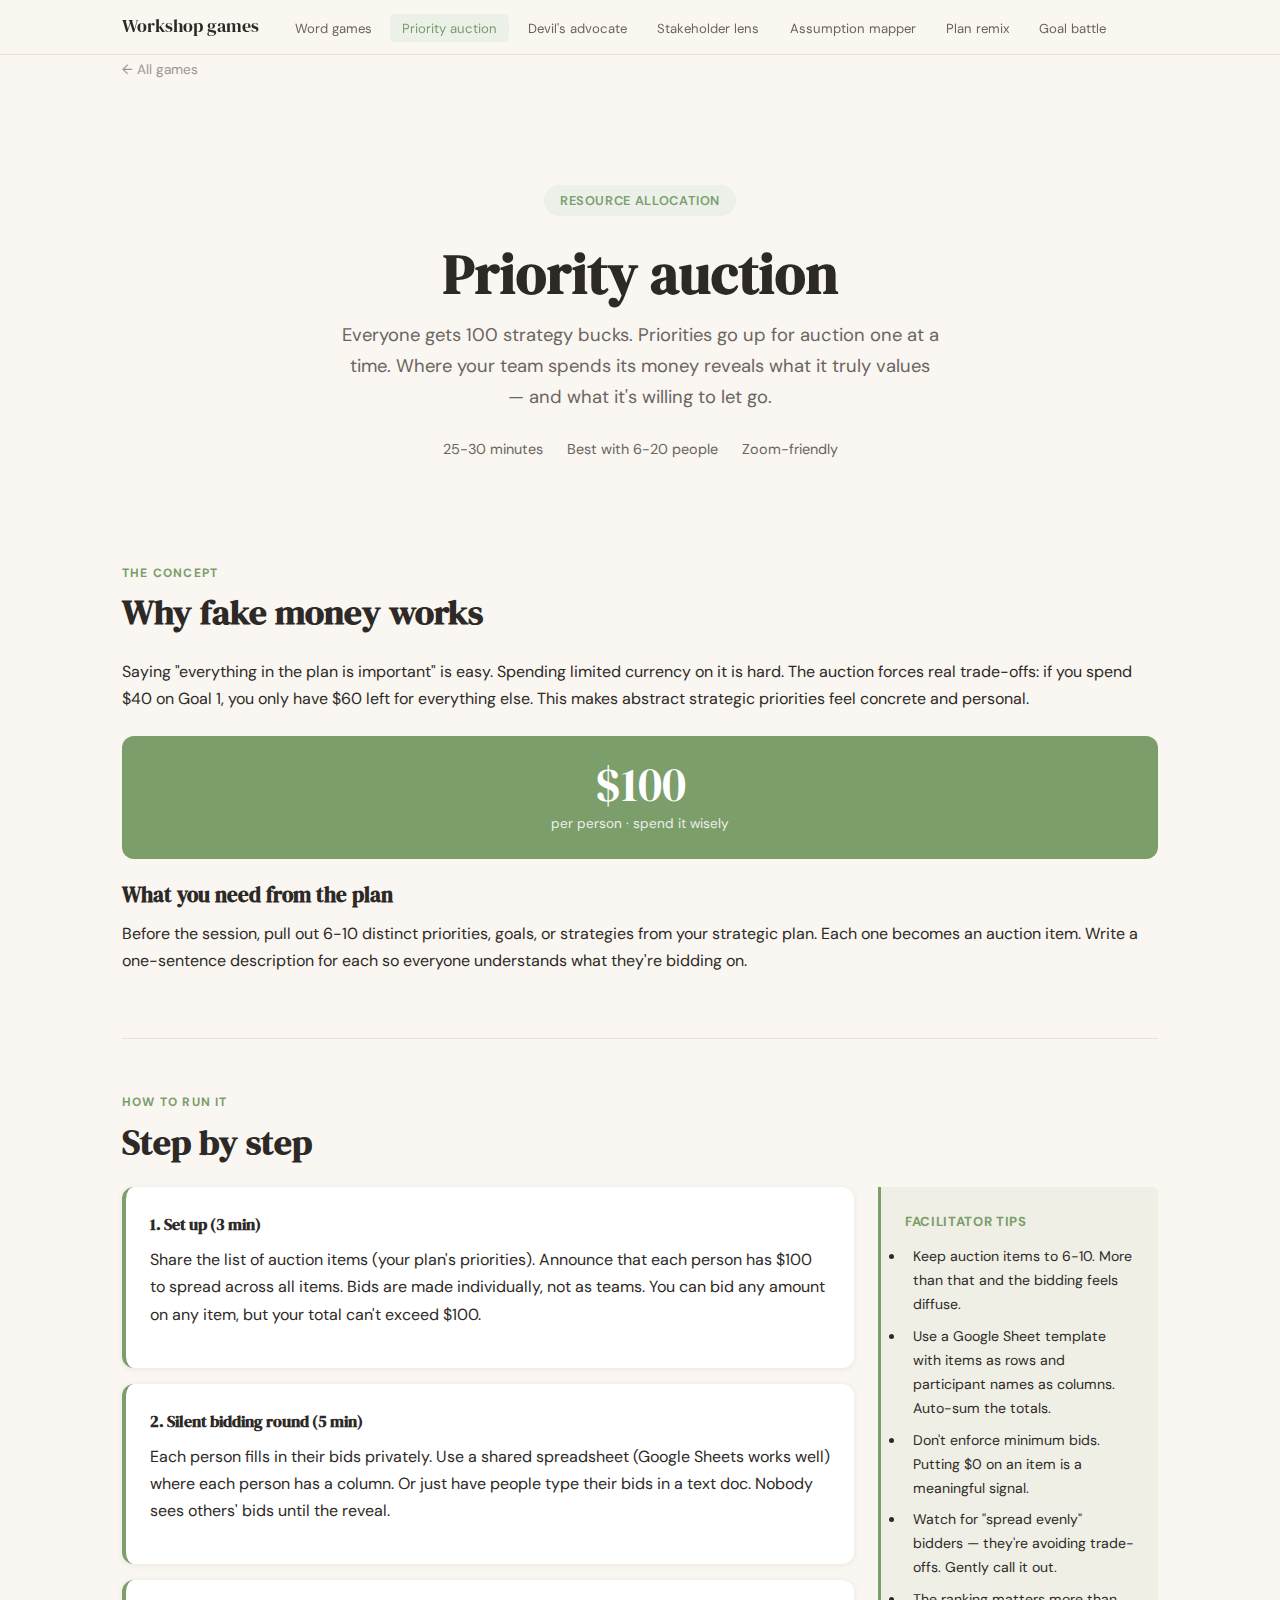
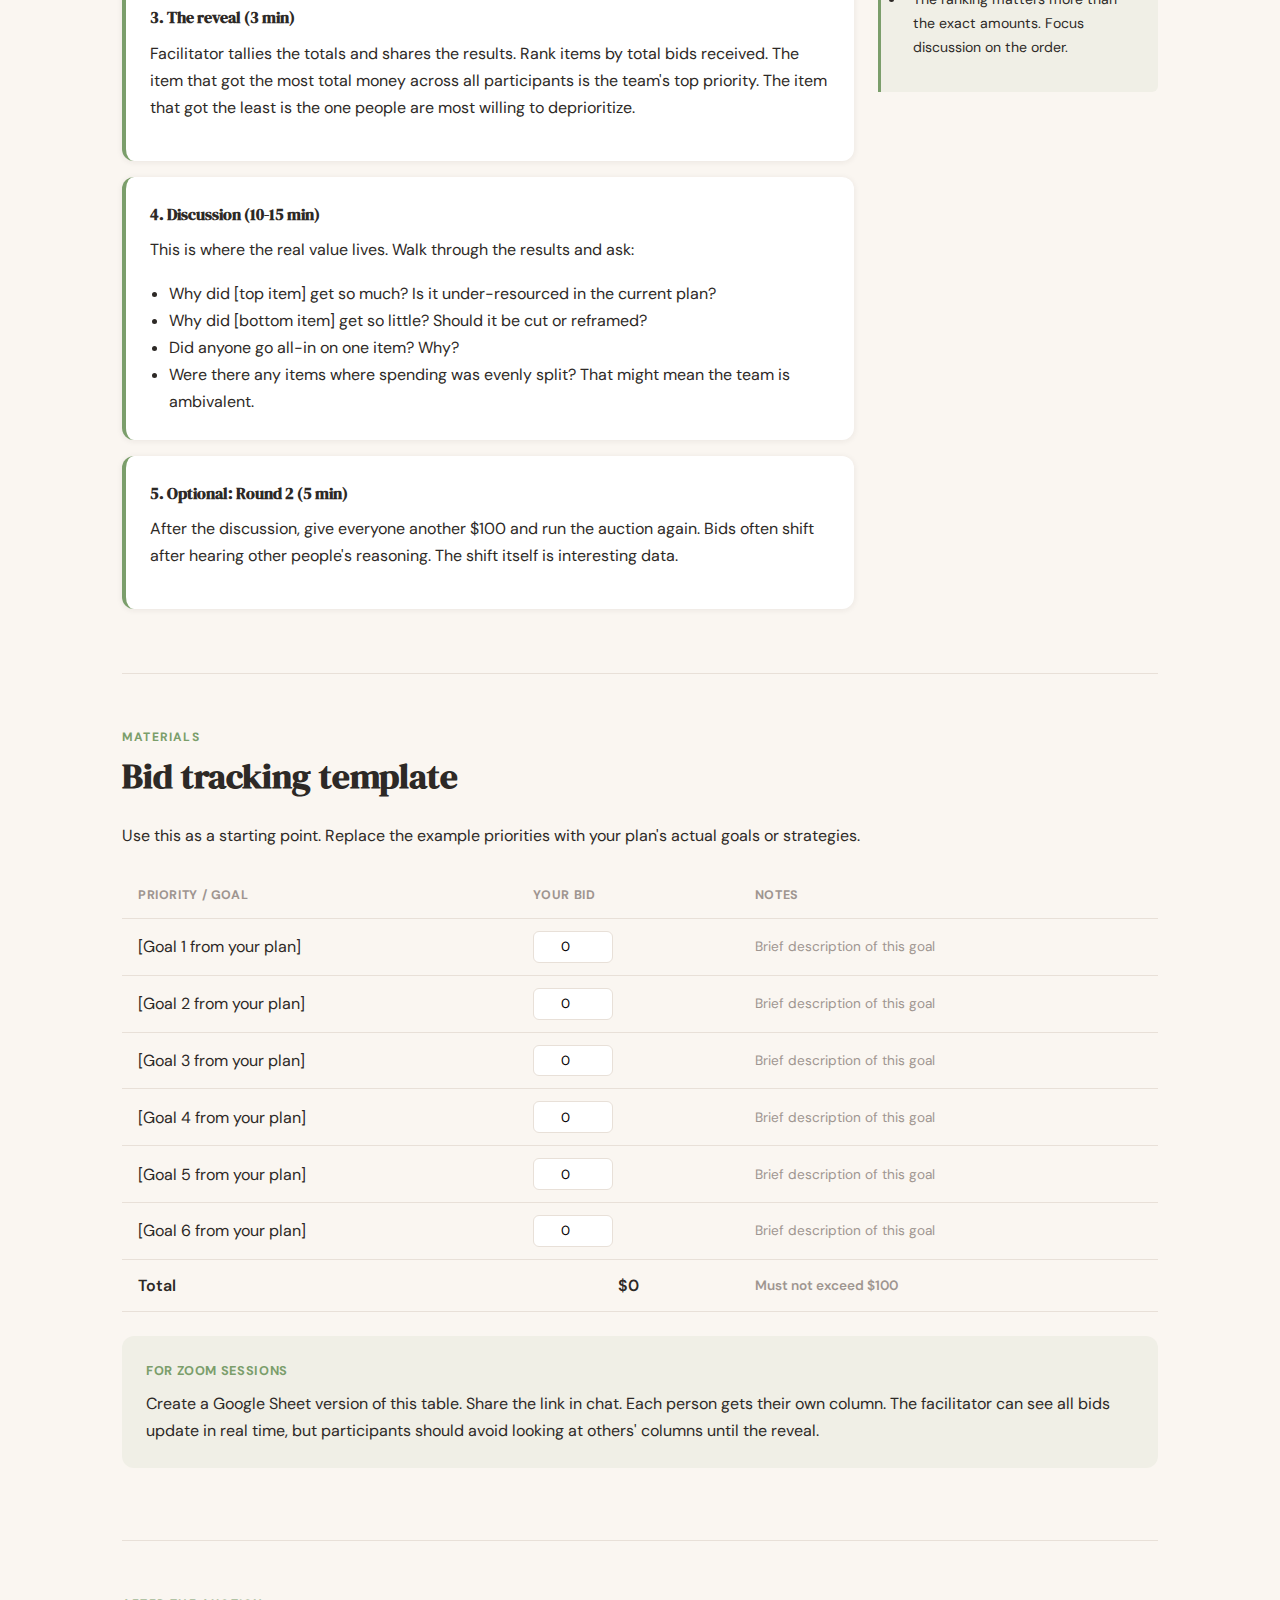
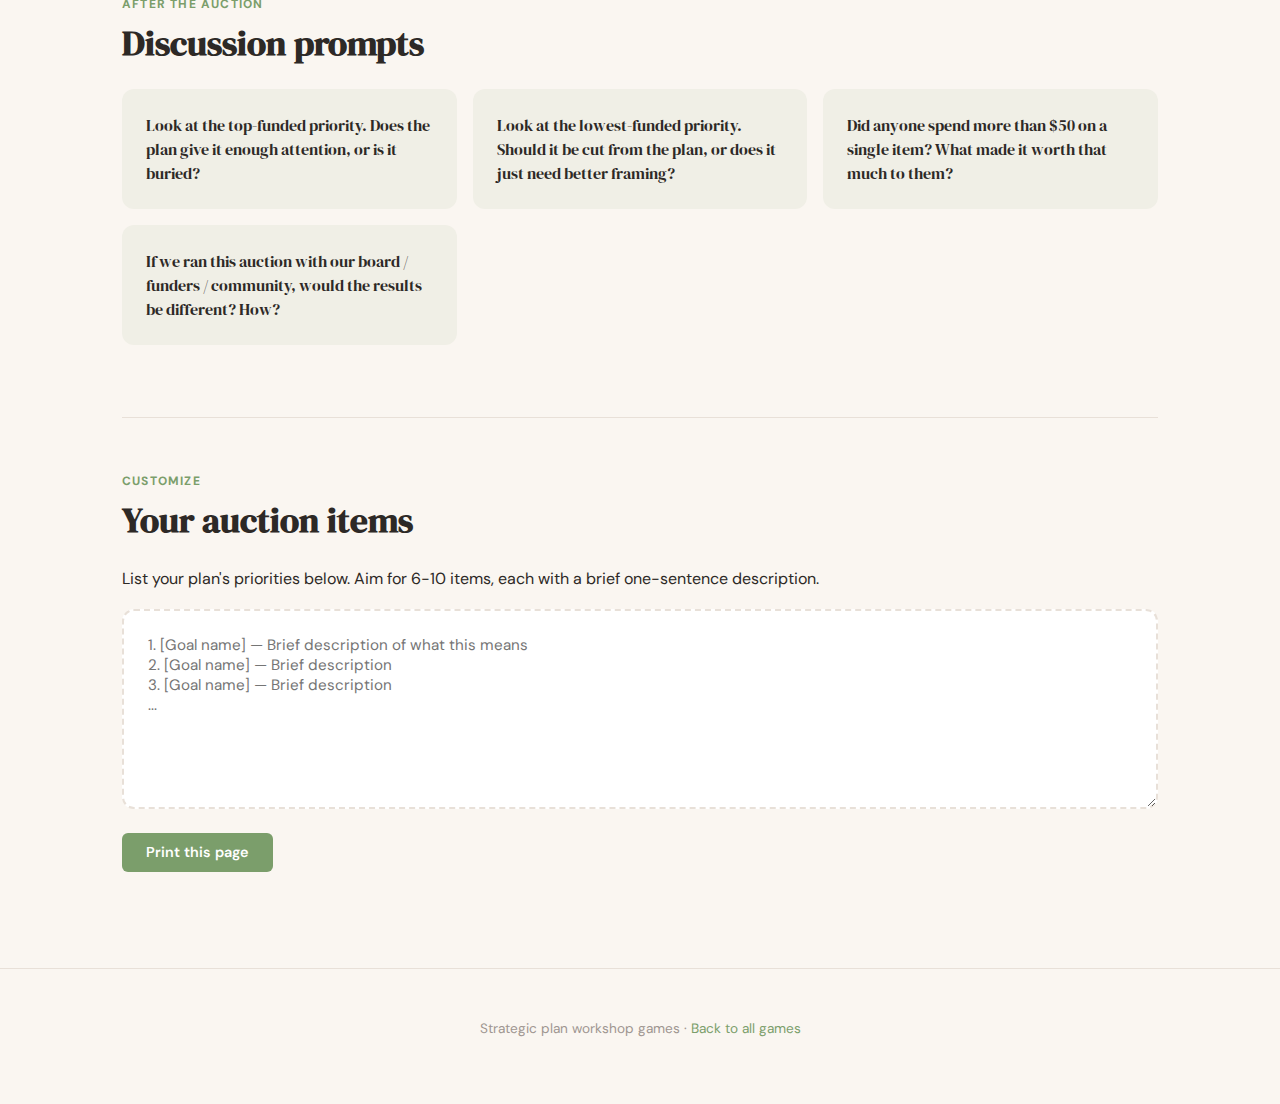
<file: docs/workshop-games/priority-auction.html>
<!DOCTYPE html>
<html lang="en" data-game="auction">
<head>
  <meta charset="UTF-8">
  <meta name="viewport" content="width=device-width, initial-scale=1.0">
  <title>Priority auction &mdash; Strategic plan workshop</title>
  <link rel="icon" type="image/svg+xml" href="../favicon.svg">
  <link rel="stylesheet" href="styles.css">
  <style>
    .budget-display {
      background: var(--accent);
      color: white;
      border-radius: var(--radius-md);
      padding: var(--space-md) var(--space-lg);
      text-align: center;
      margin: var(--space-md) 0;
    }
    .budget-display .amount {
      font-family: 'DM Serif Display', serif;
      font-size: 3rem;
      line-height: 1;
    }
    .budget-display .label { font-size: 0.85rem; opacity: 0.85; margin-top: 0.25rem; }
    .round-card {
      background: var(--warm-white);
      border-radius: var(--radius-md);
      padding: var(--space-md);
      margin-bottom: 1rem;
      box-shadow: 0 1px 6px var(--shadow);
      border-left: 4px solid var(--accent);
    }
    .round-card h4 {
      font-family: 'DM Serif Display', serif;
      margin-bottom: 0.5rem;
    }
  </style>
</head>
<body>
  <nav class="nav">
    <div class="nav-inner">
      <a href="index.html" class="nav-brand">Workshop games</a>
      <ul class="nav-links">
        <li><a href="word-games.html">Word games</a></li>
        <li><a href="priority-auction.html" class="active">Priority auction</a></li>
        <li><a href="devils-advocate.html">Devil's advocate</a></li>
        <li><a href="stakeholder-lens.html">Stakeholder lens</a></li>
        <li><a href="assumption-mapper.html">Assumption mapper</a></li>
        <li><a href="plan-remix.html">Plan remix</a></li>
        <li><a href="pokemon-battle.html">Goal battle</a></li>
      </ul>
    </div>
  </nav>

  <main class="container">
    <a href="index.html" class="back-link">&larr; All games</a>

    <section class="hero">
      <div class="hero-badge">Resource allocation</div>
      <h1>Priority auction</h1>
      <p class="hero-subtitle">Everyone gets 100 strategy bucks. Priorities go up for auction one at a time. Where your team spends its money reveals what it truly values &mdash; and what it's willing to let go.</p>
      <div class="hero-meta">
        <span class="hero-meta-item">25-30 minutes</span>
        <span class="hero-meta-item">Best with 6-20 people</span>
        <span class="hero-meta-item">Zoom-friendly</span>
      </div>
    </section>

    <section class="section" id="concept">
      <div class="section-label">The concept</div>
      <h2>Why fake money works</h2>
      <p>Saying "everything in the plan is important" is easy. Spending limited currency on it is hard. The auction forces real trade-offs: if you spend $40 on Goal 1, you only have $60 left for everything else. This makes abstract strategic priorities feel concrete and personal.</p>

      <div class="budget-display">
        <div class="amount">$100</div>
        <div class="label">per person &middot; spend it wisely</div>
      </div>

      <h3>What you need from the plan</h3>
      <p>Before the session, pull out 6-10 distinct priorities, goals, or strategies from your strategic plan. Each one becomes an auction item. Write a one-sentence description for each so everyone understands what they're bidding on.</p>
    </section>

    <section class="section" id="how">
      <div class="section-label">How to run it</div>
      <h2>Step by step</h2>

      <div class="activity-layout">
        <div>
          <div class="round-card">
            <h4>1. Set up (3 min)</h4>
            <p>Share the list of auction items (your plan's priorities). Announce that each person has $100 to spread across all items. Bids are made individually, not as teams. You can bid any amount on any item, but your total can't exceed $100.</p>
          </div>

          <div class="round-card">
            <h4>2. Silent bidding round (5 min)</h4>
            <p>Each person fills in their bids privately. Use a shared spreadsheet (Google Sheets works well) where each person has a column. Or just have people type their bids in a text doc. Nobody sees others' bids until the reveal.</p>
          </div>

          <div class="round-card">
            <h4>3. The reveal (3 min)</h4>
            <p>Facilitator tallies the totals and shares the results. Rank items by total bids received. The item that got the most total money across all participants is the team's top priority. The item that got the least is the one people are most willing to deprioritize.</p>
          </div>

          <div class="round-card">
            <h4>4. Discussion (10-15 min)</h4>
            <p>This is where the real value lives. Walk through the results and ask:</p>
            <ul style="padding-left: 1.2rem; margin-top: 0.5rem;">
              <li>Why did [top item] get so much? Is it under-resourced in the current plan?</li>
              <li>Why did [bottom item] get so little? Should it be cut or reframed?</li>
              <li>Did anyone go all-in on one item? Why?</li>
              <li>Were there any items where spending was evenly split? That might mean the team is ambivalent.</li>
            </ul>
          </div>

          <div class="round-card">
            <h4>5. Optional: Round 2 (5 min)</h4>
            <p>After the discussion, give everyone another $100 and run the auction again. Bids often shift after hearing other people's reasoning. The shift itself is interesting data.</p>
          </div>
        </div>

        <div class="sidebar">
          <div class="tip-box">
            <h4>Facilitator tips</h4>
            <ul>
              <li>Keep auction items to 6-10. More than that and the bidding feels diffuse.</li>
              <li>Use a Google Sheet template with items as rows and participant names as columns. Auto-sum the totals.</li>
              <li>Don't enforce minimum bids. Putting $0 on an item is a meaningful signal.</li>
              <li>Watch for "spread evenly" bidders &mdash; they're avoiding trade-offs. Gently call it out.</li>
              <li>The ranking matters more than the exact amounts. Focus discussion on the order.</li>
            </ul>
          </div>
        </div>
      </div>
    </section>

    <section class="section" id="template">
      <div class="section-label">Materials</div>
      <h2>Bid tracking template</h2>
      <p>Use this as a starting point. Replace the example priorities with your plan's actual goals or strategies.</p>

      <table class="bid-table">
        <thead>
          <tr>
            <th>Priority / goal</th>
            <th>Your bid</th>
            <th>Notes</th>
          </tr>
        </thead>
        <tbody>
          <tr>
            <td>[Goal 1 from your plan]</td>
            <td><input type="number" class="bid-input" min="0" max="100" value="0"></td>
            <td style="color: var(--text-muted); font-size: 0.85rem;">Brief description of this goal</td>
          </tr>
          <tr>
            <td>[Goal 2 from your plan]</td>
            <td><input type="number" class="bid-input" min="0" max="100" value="0"></td>
            <td style="color: var(--text-muted); font-size: 0.85rem;">Brief description of this goal</td>
          </tr>
          <tr>
            <td>[Goal 3 from your plan]</td>
            <td><input type="number" class="bid-input" min="0" max="100" value="0"></td>
            <td style="color: var(--text-muted); font-size: 0.85rem;">Brief description of this goal</td>
          </tr>
          <tr>
            <td>[Goal 4 from your plan]</td>
            <td><input type="number" class="bid-input" min="0" max="100" value="0"></td>
            <td style="color: var(--text-muted); font-size: 0.85rem;">Brief description of this goal</td>
          </tr>
          <tr>
            <td>[Goal 5 from your plan]</td>
            <td><input type="number" class="bid-input" min="0" max="100" value="0"></td>
            <td style="color: var(--text-muted); font-size: 0.85rem;">Brief description of this goal</td>
          </tr>
          <tr>
            <td>[Goal 6 from your plan]</td>
            <td><input type="number" class="bid-input" min="0" max="100" value="0"></td>
            <td style="color: var(--text-muted); font-size: 0.85rem;">Brief description of this goal</td>
          </tr>
          <tr style="font-weight: 600;">
            <td>Total</td>
            <td id="bid-total" style="text-align: center;">$0</td>
            <td style="color: var(--text-muted); font-size: 0.85rem;">Must not exceed $100</td>
          </tr>
        </tbody>
      </table>

      <div class="callout">
        <div class="callout-label">For Zoom sessions</div>
        <p style="margin: 0;">Create a Google Sheet version of this table. Share the link in chat. Each person gets their own column. The facilitator can see all bids update in real time, but participants should avoid looking at others' columns until the reveal.</p>
      </div>
    </section>

    <section class="section" id="discussion">
      <div class="section-label">After the auction</div>
      <h2>Discussion prompts</h2>
      <div class="discussion-prompts">
        <div class="discussion-prompt">Look at the top-funded priority. Does the plan give it enough attention, or is it buried?</div>
        <div class="discussion-prompt">Look at the lowest-funded priority. Should it be cut from the plan, or does it just need better framing?</div>
        <div class="discussion-prompt">Did anyone spend more than $50 on a single item? What made it worth that much to them?</div>
        <div class="discussion-prompt">If we ran this auction with our board / funders / community, would the results be different? How?</div>
      </div>
    </section>

    <section class="section" id="customize">
      <div class="section-label">Customize</div>
      <h2>Your auction items</h2>
      <p>List your plan's priorities below. Aim for 6-10 items, each with a brief one-sentence description.</p>
      <textarea class="customize-area" placeholder="1. [Goal name] — Brief description of what this means
2. [Goal name] — Brief description
3. [Goal name] — Brief description
..."></textarea>
      <div style="margin-top: 1rem;">
        <button class="btn btn-primary" onclick="window.print()">Print this page</button>
      </div>
    </section>
  </main>

  <footer class="footer">
    <p>Strategic plan workshop games &middot; <a href="index.html">Back to all games</a></p>
  </footer>

  <script>
    document.querySelectorAll('.bid-input').forEach(input => {
      input.addEventListener('input', () => {
        let total = 0;
        document.querySelectorAll('.bid-input').forEach(i => {
          total += parseInt(i.value) || 0;
        });
        const el = document.getElementById('bid-total');
        el.textContent = '$' + total;
        el.style.color = total > 100 ? 'var(--accent-debate)' : 'inherit';
      });
    });
  </script>
</body>
</html>
</file>
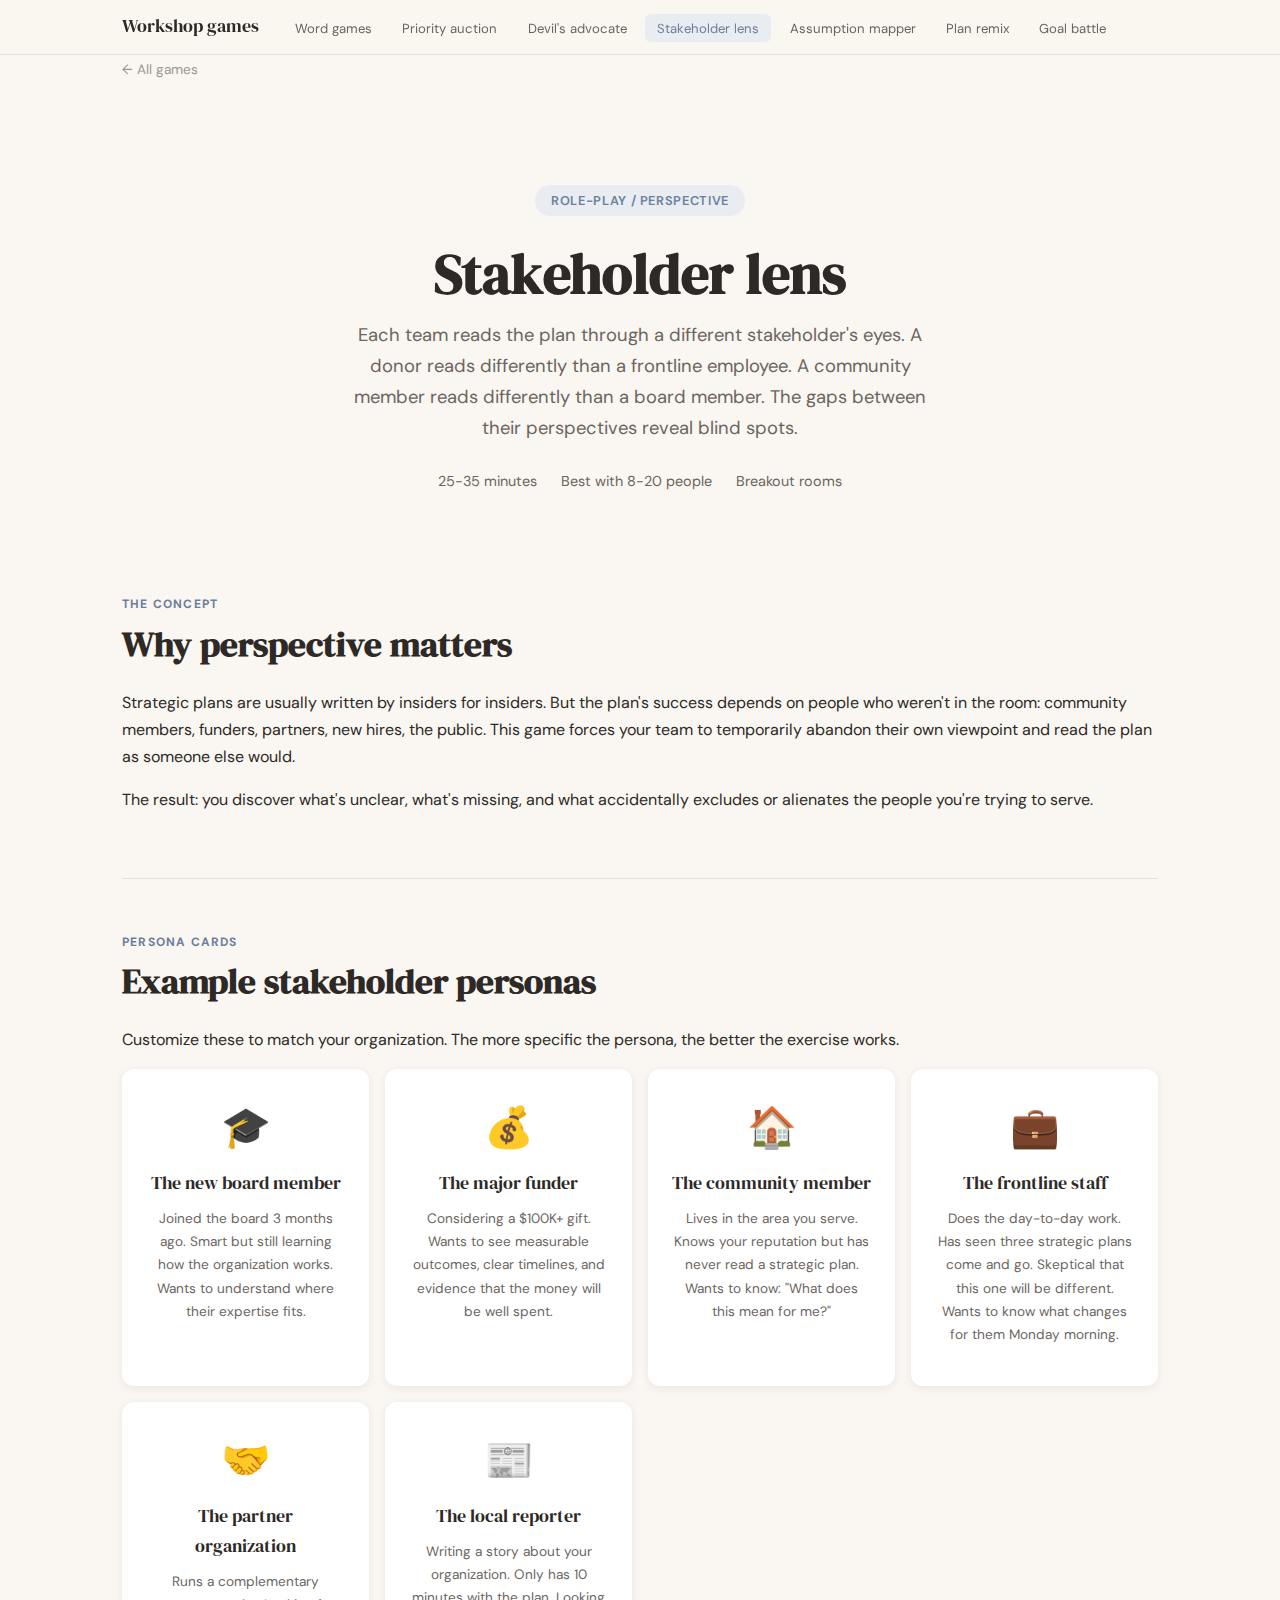
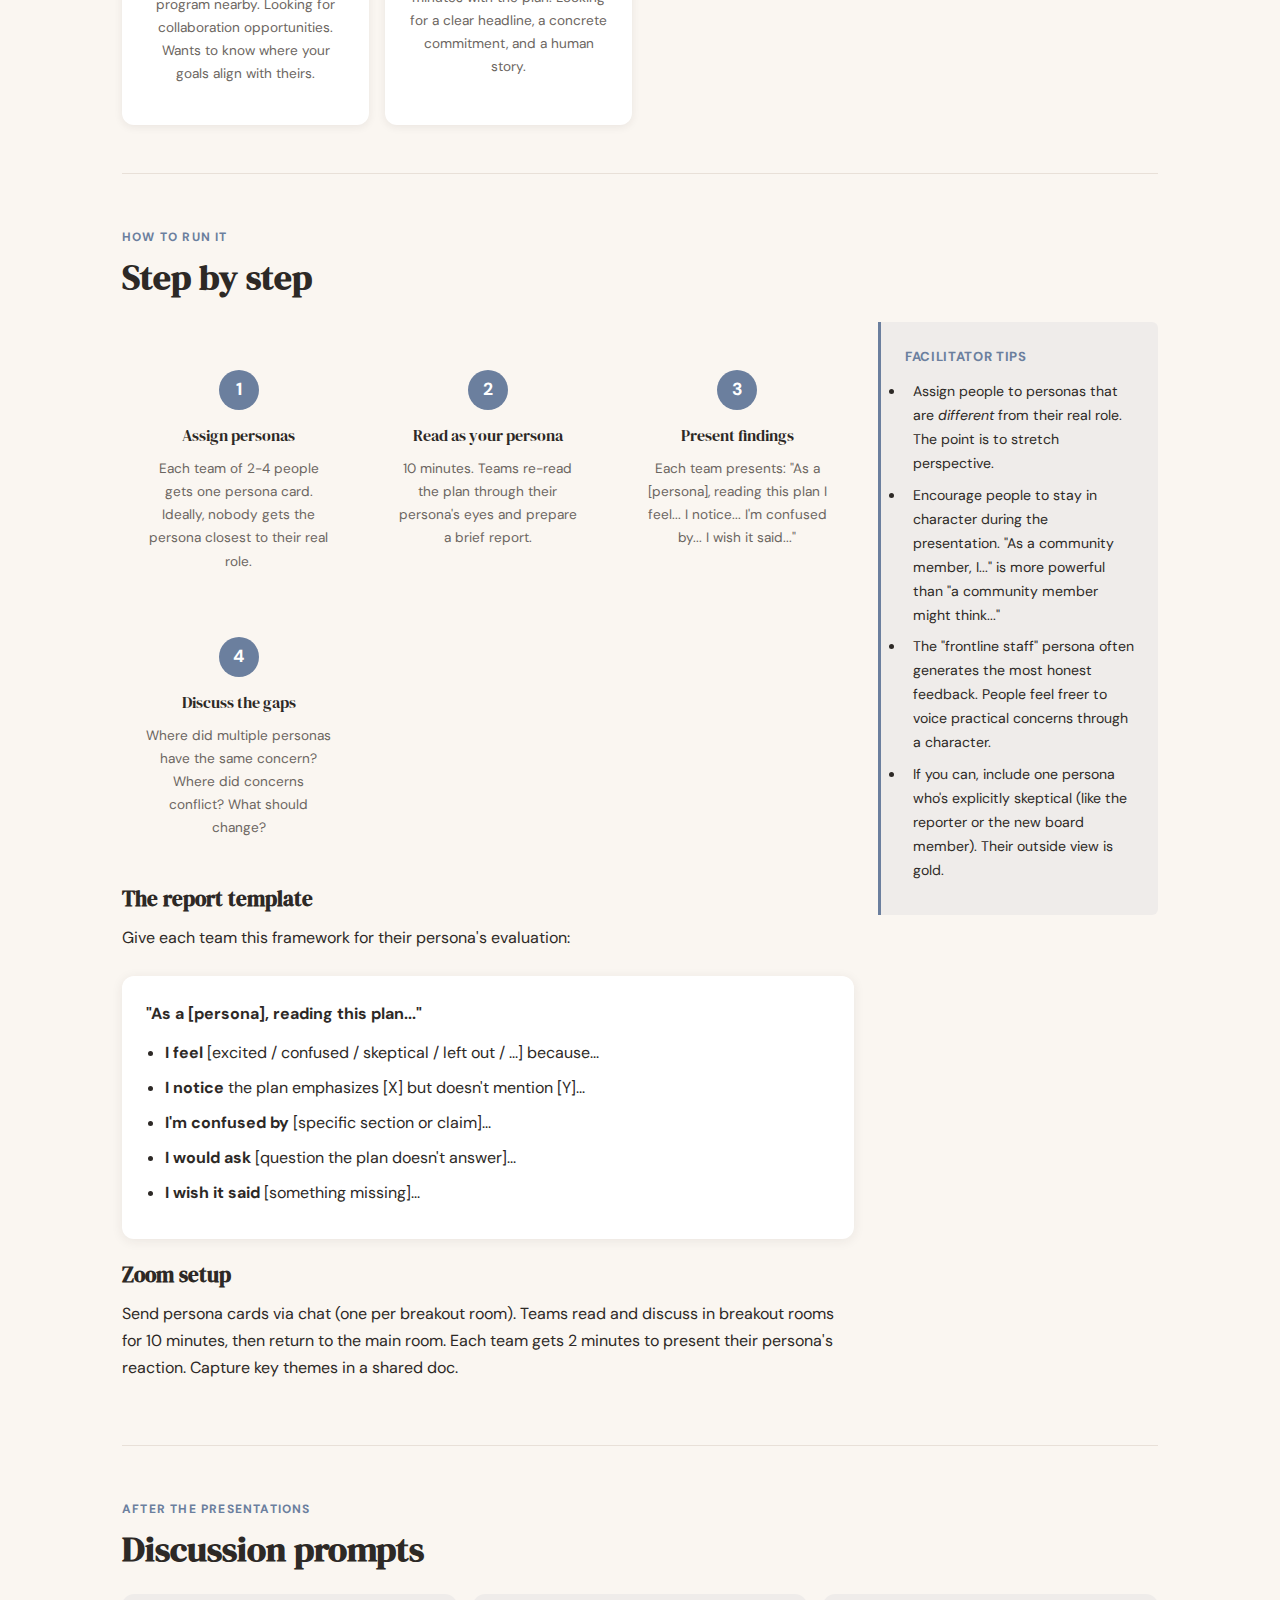
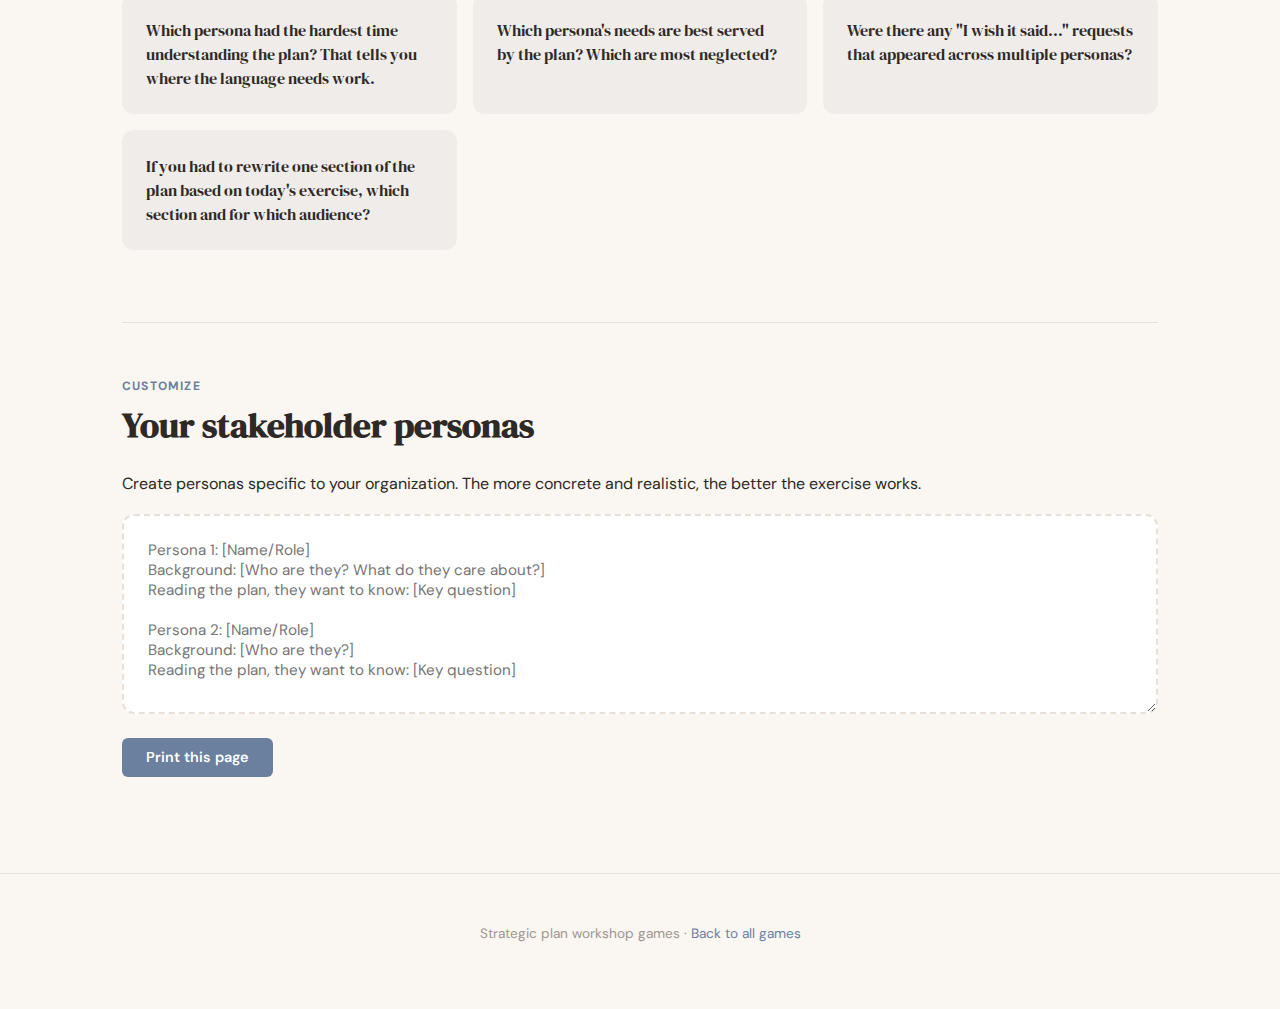
<file: docs/workshop-games/stakeholder-lens.html>
<!DOCTYPE html>
<html lang="en" data-game="stakeholder">
<head>
  <meta charset="UTF-8">
  <meta name="viewport" content="width=device-width, initial-scale=1.0">
  <title>Stakeholder lens &mdash; Strategic plan workshop</title>
  <link rel="icon" type="image/svg+xml" href="../favicon.svg">
  <link rel="stylesheet" href="styles.css">
</head>
<body>
  <nav class="nav">
    <div class="nav-inner">
      <a href="index.html" class="nav-brand">Workshop games</a>
      <ul class="nav-links">
        <li><a href="word-games.html">Word games</a></li>
        <li><a href="priority-auction.html">Priority auction</a></li>
        <li><a href="devils-advocate.html">Devil's advocate</a></li>
        <li><a href="stakeholder-lens.html" class="active">Stakeholder lens</a></li>
        <li><a href="assumption-mapper.html">Assumption mapper</a></li>
        <li><a href="plan-remix.html">Plan remix</a></li>
        <li><a href="pokemon-battle.html">Goal battle</a></li>
      </ul>
    </div>
  </nav>

  <main class="container">
    <a href="index.html" class="back-link">&larr; All games</a>

    <section class="hero">
      <div class="hero-badge">Role-play / perspective</div>
      <h1>Stakeholder lens</h1>
      <p class="hero-subtitle">Each team reads the plan through a different stakeholder's eyes. A donor reads differently than a frontline employee. A community member reads differently than a board member. The gaps between their perspectives reveal blind spots.</p>
      <div class="hero-meta">
        <span class="hero-meta-item">25-35 minutes</span>
        <span class="hero-meta-item">Best with 8-20 people</span>
        <span class="hero-meta-item">Breakout rooms</span>
      </div>
    </section>

    <section class="section" id="concept">
      <div class="section-label">The concept</div>
      <h2>Why perspective matters</h2>
      <p>Strategic plans are usually written by insiders for insiders. But the plan's success depends on people who weren't in the room: community members, funders, partners, new hires, the public. This game forces your team to temporarily abandon their own viewpoint and read the plan as someone else would.</p>

      <p>The result: you discover what's unclear, what's missing, and what accidentally excludes or alienates the people you're trying to serve.</p>
    </section>

    <section class="section" id="personas">
      <div class="section-label">Persona cards</div>
      <h2>Example stakeholder personas</h2>
      <p>Customize these to match your organization. The more specific the persona, the better the exercise works.</p>

      <div class="persona-grid">
        <div class="persona-card">
          <div class="persona-icon">&#127891;</div>
          <div class="persona-name">The new board member</div>
          <p class="persona-desc">Joined the board 3 months ago. Smart but still learning how the organization works. Wants to understand where their expertise fits.</p>
        </div>
        <div class="persona-card">
          <div class="persona-icon">&#128176;</div>
          <div class="persona-name">The major funder</div>
          <p class="persona-desc">Considering a $100K+ gift. Wants to see measurable outcomes, clear timelines, and evidence that the money will be well spent.</p>
        </div>
        <div class="persona-card">
          <div class="persona-icon">&#127968;</div>
          <div class="persona-name">The community member</div>
          <p class="persona-desc">Lives in the area you serve. Knows your reputation but has never read a strategic plan. Wants to know: "What does this mean for me?"</p>
        </div>
        <div class="persona-card">
          <div class="persona-icon">&#128188;</div>
          <div class="persona-name">The frontline staff</div>
          <p class="persona-desc">Does the day-to-day work. Has seen three strategic plans come and go. Skeptical that this one will be different. Wants to know what changes for them Monday morning.</p>
        </div>
        <div class="persona-card">
          <div class="persona-icon">&#129309;</div>
          <div class="persona-name">The partner organization</div>
          <p class="persona-desc">Runs a complementary program nearby. Looking for collaboration opportunities. Wants to know where your goals align with theirs.</p>
        </div>
        <div class="persona-card">
          <div class="persona-icon">&#128240;</div>
          <div class="persona-name">The local reporter</div>
          <p class="persona-desc">Writing a story about your organization. Only has 10 minutes with the plan. Looking for a clear headline, a concrete commitment, and a human story.</p>
        </div>
      </div>
    </section>

    <section class="section" id="how">
      <div class="section-label">How to run it</div>
      <h2>Step by step</h2>

      <div class="activity-layout">
        <div>
          <div class="steps">
            <div class="step">
              <div class="step-number">1</div>
              <div class="step-title">Assign personas</div>
              <div class="step-desc">Each team of 2-4 people gets one persona card. Ideally, nobody gets the persona closest to their real role.</div>
            </div>
            <div class="step">
              <div class="step-number">2</div>
              <div class="step-title">Read as your persona</div>
              <div class="step-desc">10 minutes. Teams re-read the plan through their persona's eyes and prepare a brief report.</div>
            </div>
            <div class="step">
              <div class="step-number">3</div>
              <div class="step-title">Present findings</div>
              <div class="step-desc">Each team presents: "As a [persona], reading this plan I feel... I notice... I'm confused by... I wish it said..."</div>
            </div>
            <div class="step">
              <div class="step-number">4</div>
              <div class="step-title">Discuss the gaps</div>
              <div class="step-desc">Where did multiple personas have the same concern? Where did concerns conflict? What should change?</div>
            </div>
          </div>

          <h3>The report template</h3>
          <p>Give each team this framework for their persona's evaluation:</p>
          <div class="card" style="margin: var(--space-md) 0;">
            <p style="margin-bottom: 0.75rem;"><strong>"As a [persona], reading this plan..."</strong></p>
            <ul style="padding-left: 1.2rem;">
              <li style="margin-bottom: 0.5rem;"><strong>I feel</strong> [excited / confused / skeptical / left out / ...] because...</li>
              <li style="margin-bottom: 0.5rem;"><strong>I notice</strong> the plan emphasizes [X] but doesn't mention [Y]...</li>
              <li style="margin-bottom: 0.5rem;"><strong>I'm confused by</strong> [specific section or claim]...</li>
              <li style="margin-bottom: 0.5rem;"><strong>I would ask</strong> [question the plan doesn't answer]...</li>
              <li style="margin-bottom: 0.5rem;"><strong>I wish it said</strong> [something missing]...</li>
            </ul>
          </div>

          <h3>Zoom setup</h3>
          <p>Send persona cards via chat (one per breakout room). Teams read and discuss in breakout rooms for 10 minutes, then return to the main room. Each team gets 2 minutes to present their persona's reaction. Capture key themes in a shared doc.</p>
        </div>

        <div class="sidebar">
          <div class="tip-box">
            <h4>Facilitator tips</h4>
            <ul>
              <li>Assign people to personas that are <em>different</em> from their real role. The point is to stretch perspective.</li>
              <li>Encourage people to stay in character during the presentation. "As a community member, I..." is more powerful than "a community member might think..."</li>
              <li>The "frontline staff" persona often generates the most honest feedback. People feel freer to voice practical concerns through a character.</li>
              <li>If you can, include one persona who's explicitly skeptical (like the reporter or the new board member). Their outside view is gold.</li>
            </ul>
          </div>
        </div>
      </div>
    </section>

    <section class="section" id="debrief">
      <div class="section-label">After the presentations</div>
      <h2>Discussion prompts</h2>
      <div class="discussion-prompts">
        <div class="discussion-prompt">Which persona had the hardest time understanding the plan? That tells you where the language needs work.</div>
        <div class="discussion-prompt">Which persona's needs are best served by the plan? Which are most neglected?</div>
        <div class="discussion-prompt">Were there any "I wish it said..." requests that appeared across multiple personas?</div>
        <div class="discussion-prompt">If you had to rewrite one section of the plan based on today's exercise, which section and for which audience?</div>
      </div>
    </section>

    <section class="section" id="customize">
      <div class="section-label">Customize</div>
      <h2>Your stakeholder personas</h2>
      <p>Create personas specific to your organization. The more concrete and realistic, the better the exercise works.</p>
      <textarea class="customize-area" placeholder="Persona 1: [Name/Role]
Background: [Who are they? What do they care about?]
Reading the plan, they want to know: [Key question]

Persona 2: [Name/Role]
Background: [Who are they?]
Reading the plan, they want to know: [Key question]"></textarea>
      <div style="margin-top: 1rem;">
        <button class="btn btn-primary" onclick="window.print()">Print this page</button>
      </div>
    </section>
  </main>

  <footer class="footer">
    <p>Strategic plan workshop games &middot; <a href="index.html">Back to all games</a></p>
  </footer>
</body>
</html>
</file>
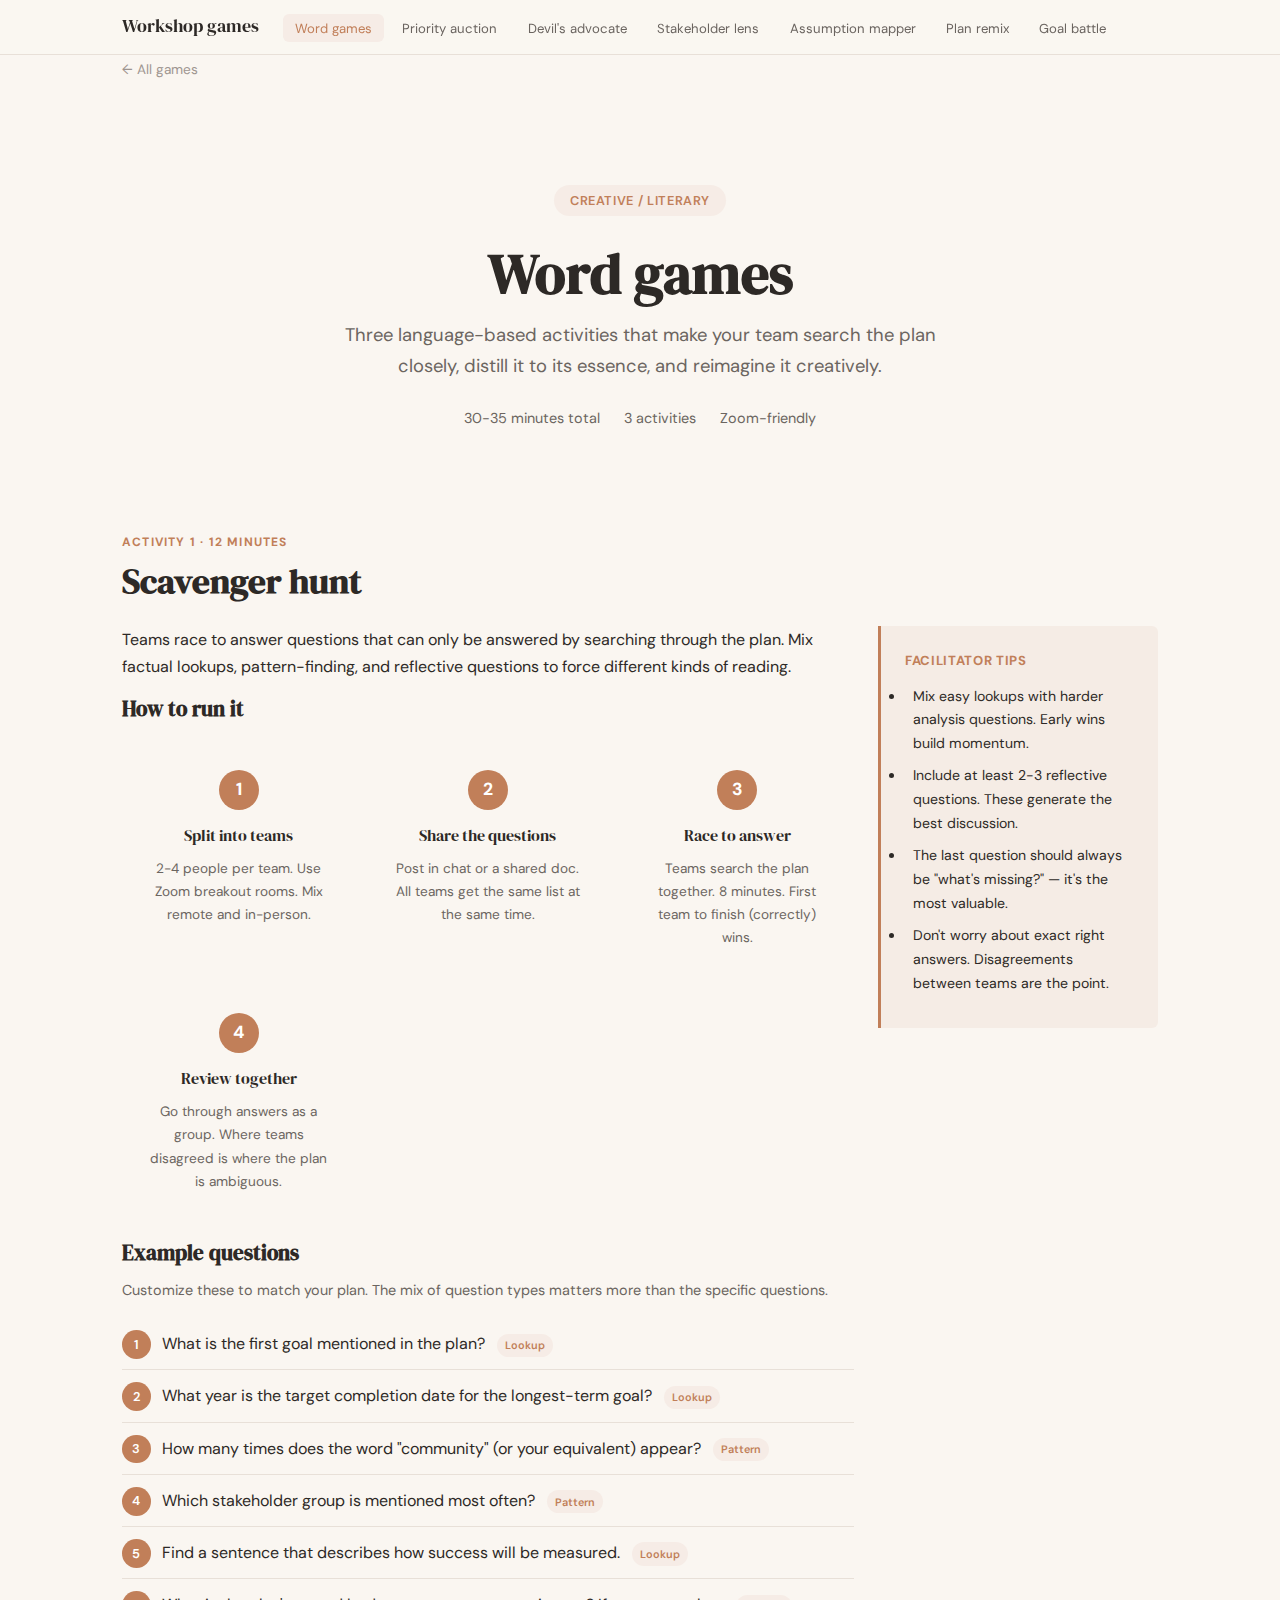
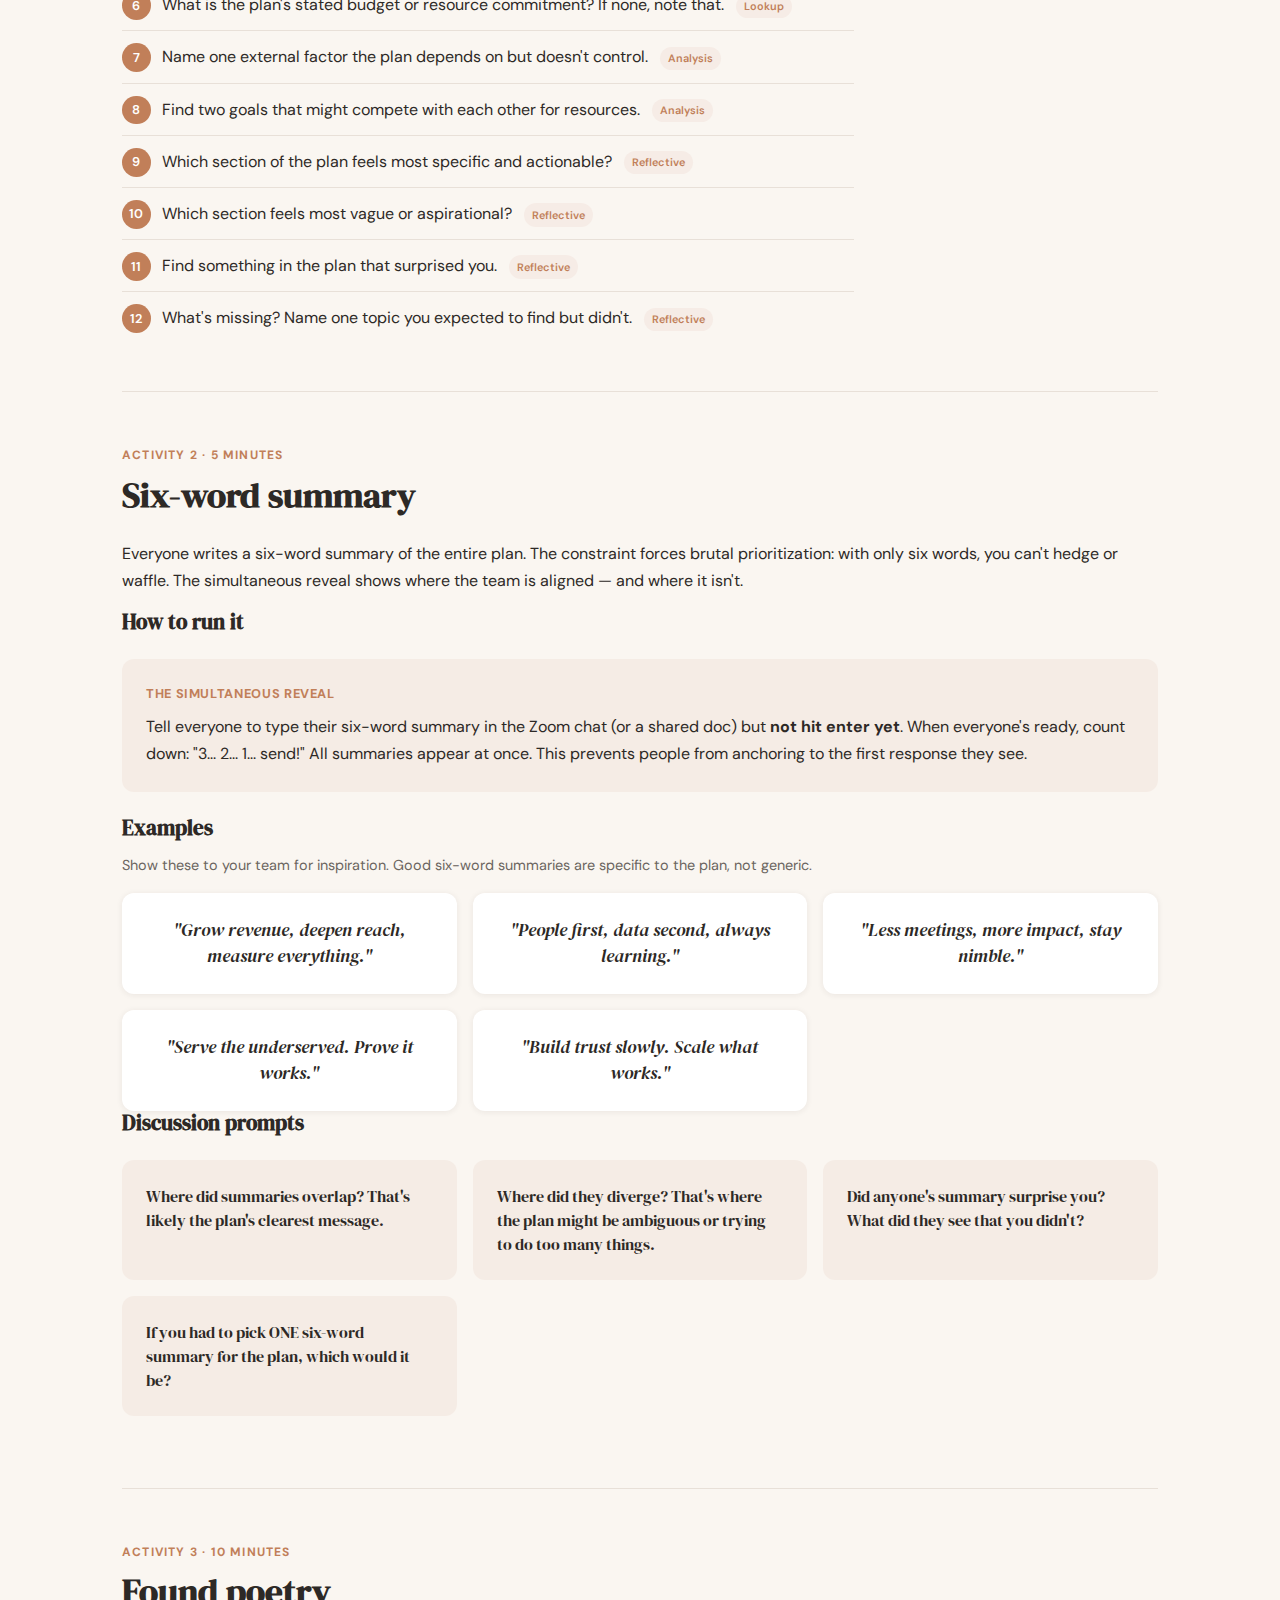
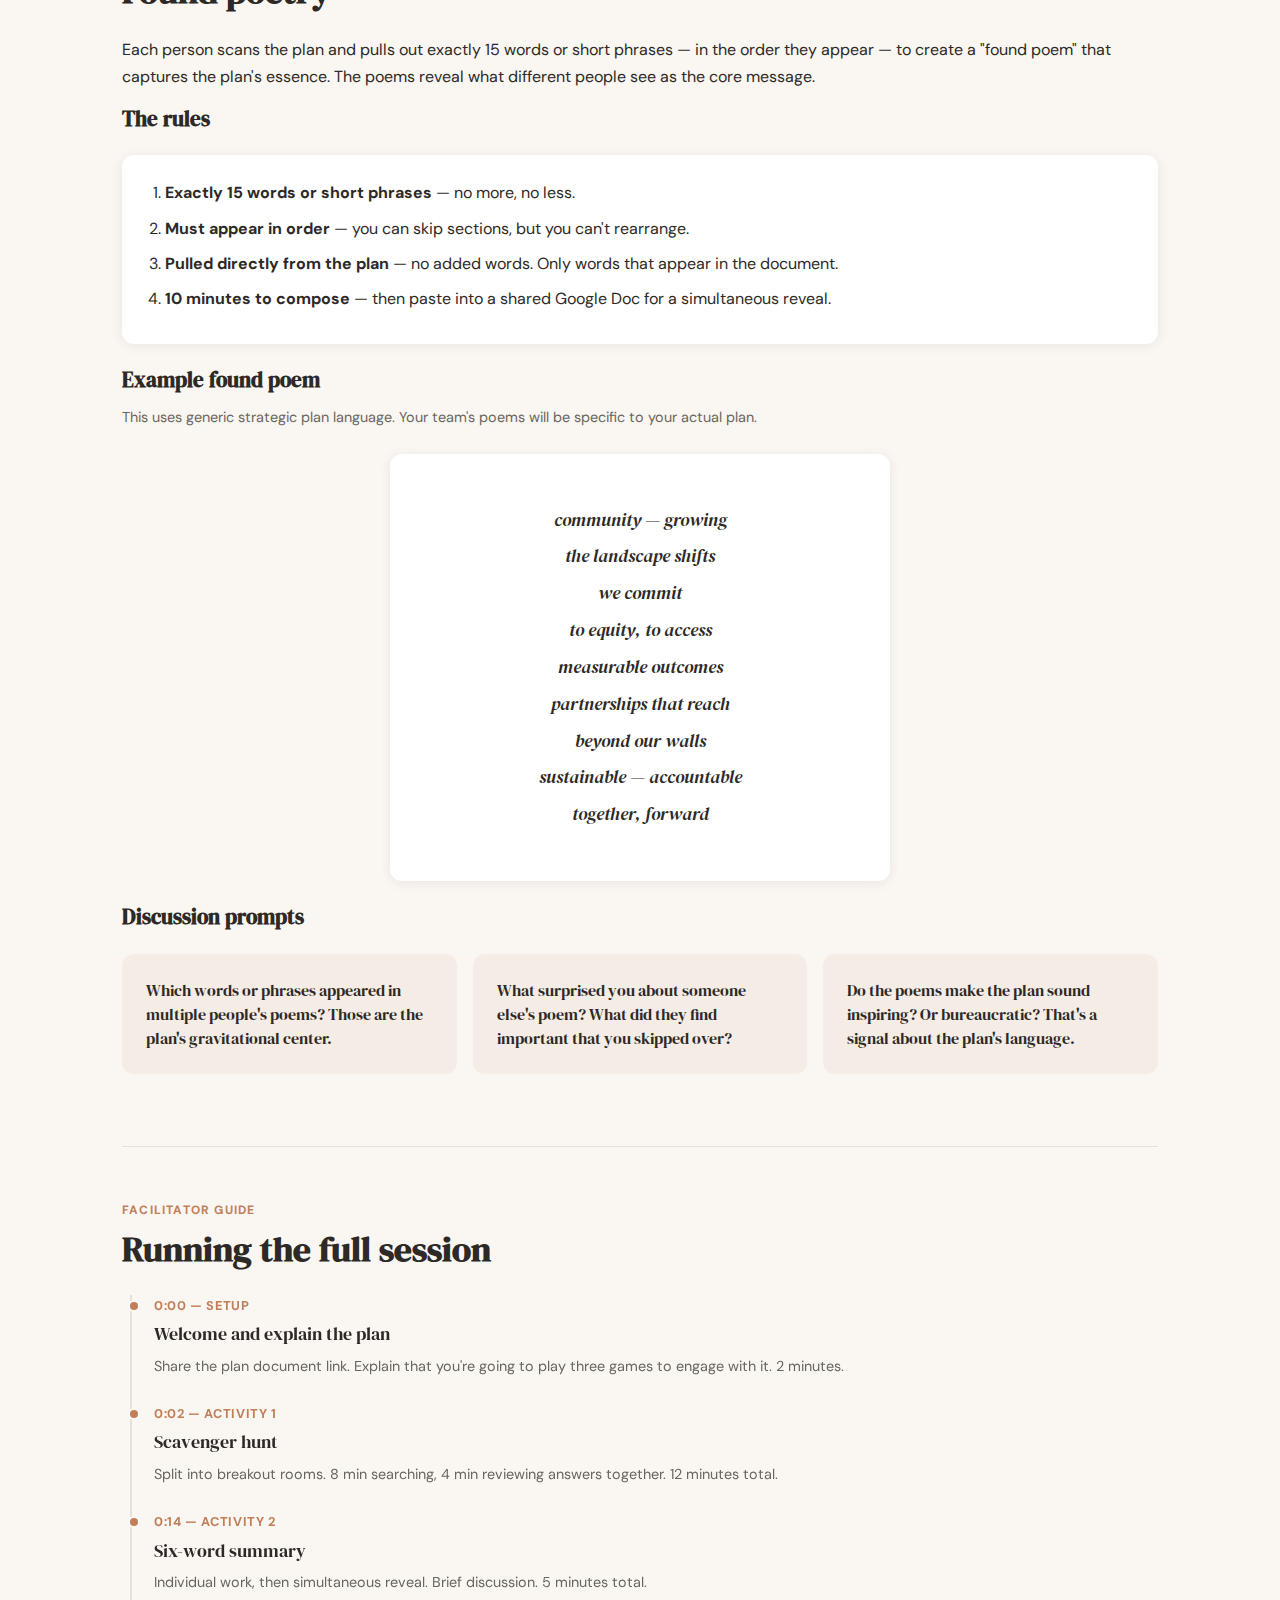
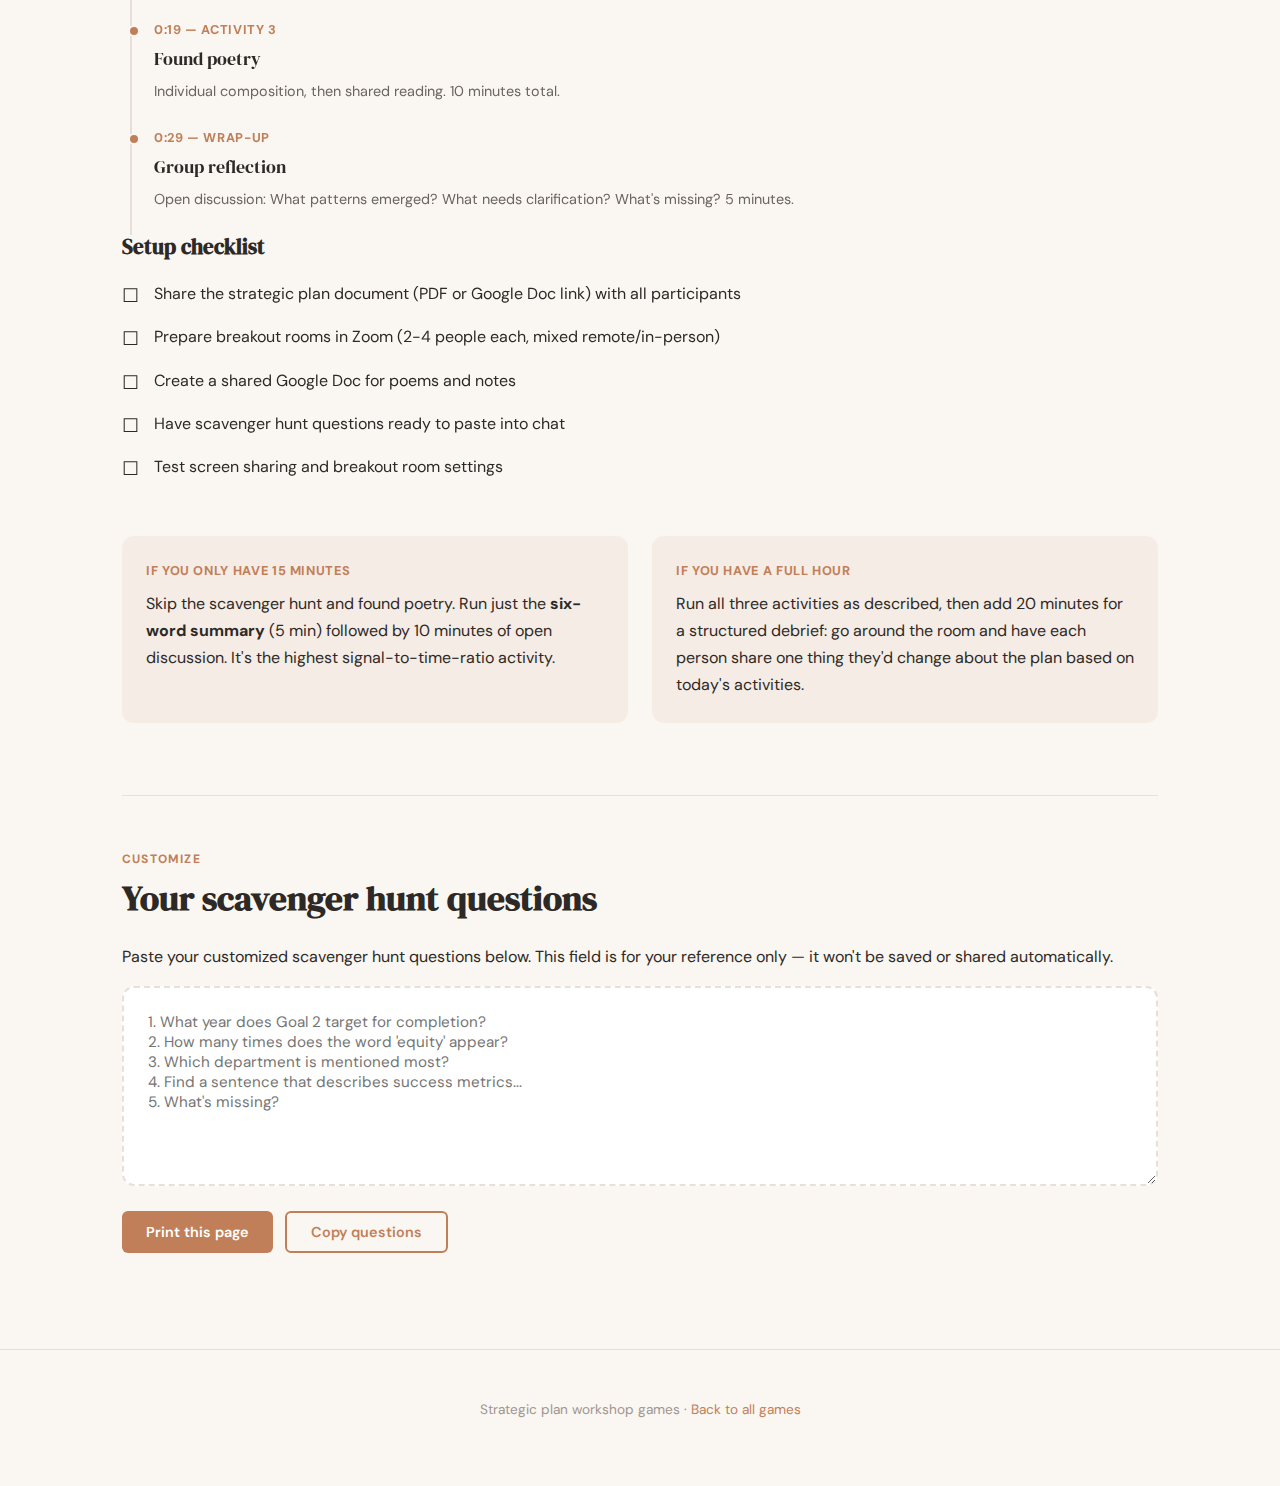
<file: docs/workshop-games/word-games.html>
<!DOCTYPE html>
<html lang="en" data-game="word">
<head>
  <meta charset="UTF-8">
  <meta name="viewport" content="width=device-width, initial-scale=1.0">
  <title>Word games &mdash; Strategic plan workshop</title>
  <link rel="icon" type="image/svg+xml" href="../favicon.svg">
  <link rel="stylesheet" href="styles.css">
</head>
<body>
  <nav class="nav">
    <div class="nav-inner">
      <a href="index.html" class="nav-brand">Workshop games</a>
      <ul class="nav-links">
        <li><a href="word-games.html" class="active">Word games</a></li>
        <li><a href="priority-auction.html">Priority auction</a></li>
        <li><a href="devils-advocate.html">Devil's advocate</a></li>
        <li><a href="stakeholder-lens.html">Stakeholder lens</a></li>
        <li><a href="assumption-mapper.html">Assumption mapper</a></li>
        <li><a href="plan-remix.html">Plan remix</a></li>
        <li><a href="pokemon-battle.html">Goal battle</a></li>
      </ul>
    </div>
  </nav>

  <main class="container">
    <a href="index.html" class="back-link">&larr; All games</a>

    <section class="hero">
      <div class="hero-badge">Creative / literary</div>
      <h1>Word games</h1>
      <p class="hero-subtitle">Three language-based activities that make your team search the plan closely, distill it to its essence, and reimagine it creatively.</p>
      <div class="hero-meta">
        <span class="hero-meta-item">30-35 minutes total</span>
        <span class="hero-meta-item">3 activities</span>
        <span class="hero-meta-item">Zoom-friendly</span>
      </div>
    </section>

    <!-- Activity 1: Scavenger Hunt -->
    <section class="section" id="scavenger-hunt">
      <div class="section-label">Activity 1 &middot; 12 minutes</div>
      <h2>Scavenger hunt</h2>

      <div class="activity-layout">
        <div>
          <p>Teams race to answer questions that can only be answered by searching through the plan. Mix factual lookups, pattern-finding, and reflective questions to force different kinds of reading.</p>

          <h3>How to run it</h3>
          <div class="steps">
            <div class="step">
              <div class="step-number">1</div>
              <div class="step-title">Split into teams</div>
              <div class="step-desc">2-4 people per team. Use Zoom breakout rooms. Mix remote and in-person.</div>
            </div>
            <div class="step">
              <div class="step-number">2</div>
              <div class="step-title">Share the questions</div>
              <div class="step-desc">Post in chat or a shared doc. All teams get the same list at the same time.</div>
            </div>
            <div class="step">
              <div class="step-number">3</div>
              <div class="step-title">Race to answer</div>
              <div class="step-desc">Teams search the plan together. 8 minutes. First team to finish (correctly) wins.</div>
            </div>
            <div class="step">
              <div class="step-number">4</div>
              <div class="step-title">Review together</div>
              <div class="step-desc">Go through answers as a group. Where teams disagreed is where the plan is ambiguous.</div>
            </div>
          </div>

          <h3>Example questions</h3>
          <p style="font-size: 0.9rem; color: var(--text-light);">Customize these to match your plan. The mix of question types matters more than the specific questions.</p>

          <ol class="question-list">
            <li>What is the first goal mentioned in the plan? <span class="question-tag">Lookup</span></li>
            <li>What year is the target completion date for the longest-term goal? <span class="question-tag">Lookup</span></li>
            <li>How many times does the word "community" (or your equivalent) appear? <span class="question-tag">Pattern</span></li>
            <li>Which stakeholder group is mentioned most often? <span class="question-tag">Pattern</span></li>
            <li>Find a sentence that describes how success will be measured. <span class="question-tag">Lookup</span></li>
            <li>What is the plan's stated budget or resource commitment? If none, note that. <span class="question-tag">Lookup</span></li>
            <li>Name one external factor the plan depends on but doesn't control. <span class="question-tag">Analysis</span></li>
            <li>Find two goals that might compete with each other for resources. <span class="question-tag">Analysis</span></li>
            <li>Which section of the plan feels most specific and actionable? <span class="question-tag">Reflective</span></li>
            <li>Which section feels most vague or aspirational? <span class="question-tag">Reflective</span></li>
            <li>Find something in the plan that surprised you. <span class="question-tag">Reflective</span></li>
            <li>What's missing? Name one topic you expected to find but didn't. <span class="question-tag">Reflective</span></li>
          </ol>
        </div>

        <div class="sidebar">
          <div class="tip-box">
            <h4>Facilitator tips</h4>
            <ul>
              <li>Mix easy lookups with harder analysis questions. Early wins build momentum.</li>
              <li>Include at least 2-3 reflective questions. These generate the best discussion.</li>
              <li>The last question should always be "what's missing?" &mdash; it's the most valuable.</li>
              <li>Don't worry about exact right answers. Disagreements between teams are the point.</li>
            </ul>
          </div>
        </div>
      </div>
    </section>

    <!-- Activity 2: Six-Word Summary -->
    <section class="section" id="six-word">
      <div class="section-label">Activity 2 &middot; 5 minutes</div>
      <h2>Six-word summary</h2>

      <p>Everyone writes a six-word summary of the entire plan. The constraint forces brutal prioritization: with only six words, you can't hedge or waffle. The simultaneous reveal shows where the team is aligned &mdash; and where it isn't.</p>

      <h3>How to run it</h3>
      <div class="callout">
        <div class="callout-label">The simultaneous reveal</div>
        <p style="margin: 0;">Tell everyone to type their six-word summary in the Zoom chat (or a shared doc) but <strong>not hit enter yet</strong>. When everyone's ready, count down: "3... 2... 1... send!" All summaries appear at once. This prevents people from anchoring to the first response they see.</p>
      </div>

      <h3>Examples</h3>
      <p style="font-size: 0.9rem; color: var(--text-light);">Show these to your team for inspiration. Good six-word summaries are specific to the plan, not generic.</p>
      <div class="example-grid">
        <div class="example-card">"Grow revenue, deepen reach, measure everything."</div>
        <div class="example-card">"People first, data second, always learning."</div>
        <div class="example-card">"Less meetings, more impact, stay nimble."</div>
        <div class="example-card">"Serve the underserved. Prove it works."</div>
        <div class="example-card">"Build trust slowly. Scale what works."</div>
      </div>

      <h3>Discussion prompts</h3>
      <div class="discussion-prompts">
        <div class="discussion-prompt">Where did summaries overlap? That's likely the plan's clearest message.</div>
        <div class="discussion-prompt">Where did they diverge? That's where the plan might be ambiguous or trying to do too many things.</div>
        <div class="discussion-prompt">Did anyone's summary surprise you? What did they see that you didn't?</div>
        <div class="discussion-prompt">If you had to pick ONE six-word summary for the plan, which would it be?</div>
      </div>
    </section>

    <!-- Activity 3: Found Poetry -->
    <section class="section" id="found-poetry">
      <div class="section-label">Activity 3 &middot; 10 minutes</div>
      <h2>Found poetry</h2>

      <p>Each person scans the plan and pulls out exactly 15 words or short phrases &mdash; in the order they appear &mdash; to create a "found poem" that captures the plan's essence. The poems reveal what different people see as the core message.</p>

      <h3>The rules</h3>
      <div class="card" style="margin: var(--space-md) 0;">
        <ol style="padding-left: 1.2rem;">
          <li style="margin-bottom: 0.5rem;"><strong>Exactly 15 words or short phrases</strong> &mdash; no more, no less.</li>
          <li style="margin-bottom: 0.5rem;"><strong>Must appear in order</strong> &mdash; you can skip sections, but you can't rearrange.</li>
          <li style="margin-bottom: 0.5rem;"><strong>Pulled directly from the plan</strong> &mdash; no added words. Only words that appear in the document.</li>
          <li style="margin-bottom: 0.5rem;"><strong>10 minutes to compose</strong> &mdash; then paste into a shared Google Doc for a simultaneous reveal.</li>
        </ol>
      </div>

      <h3>Example found poem</h3>
      <p style="font-size: 0.9rem; color: var(--text-light);">This uses generic strategic plan language. Your team's poems will be specific to your actual plan.</p>
      <div class="poem-display">
        community &mdash; growing<br>
        the landscape shifts<br>
        we commit<br>
        to equity, to access<br>
        measurable outcomes<br>
        partnerships that reach<br>
        beyond our walls<br>
        sustainable &mdash; accountable<br>
        together, forward
      </div>

      <h3>Discussion prompts</h3>
      <div class="discussion-prompts">
        <div class="discussion-prompt">Which words or phrases appeared in multiple people's poems? Those are the plan's gravitational center.</div>
        <div class="discussion-prompt">What surprised you about someone else's poem? What did they find important that you skipped over?</div>
        <div class="discussion-prompt">Do the poems make the plan sound inspiring? Or bureaucratic? That's a signal about the plan's language.</div>
      </div>
    </section>

    <!-- Facilitator Guide -->
    <section class="section" id="facilitator">
      <div class="section-label">Facilitator guide</div>
      <h2>Running the full session</h2>

      <div class="timeline">
        <div class="timeline-item">
          <div class="timeline-time">0:00 &mdash; Setup</div>
          <div class="timeline-title">Welcome and explain the plan</div>
          <div class="timeline-desc">Share the plan document link. Explain that you're going to play three games to engage with it. 2 minutes.</div>
        </div>
        <div class="timeline-item">
          <div class="timeline-time">0:02 &mdash; Activity 1</div>
          <div class="timeline-title">Scavenger hunt</div>
          <div class="timeline-desc">Split into breakout rooms. 8 min searching, 4 min reviewing answers together. 12 minutes total.</div>
        </div>
        <div class="timeline-item">
          <div class="timeline-time">0:14 &mdash; Activity 2</div>
          <div class="timeline-title">Six-word summary</div>
          <div class="timeline-desc">Individual work, then simultaneous reveal. Brief discussion. 5 minutes total.</div>
        </div>
        <div class="timeline-item">
          <div class="timeline-time">0:19 &mdash; Activity 3</div>
          <div class="timeline-title">Found poetry</div>
          <div class="timeline-desc">Individual composition, then shared reading. 10 minutes total.</div>
        </div>
        <div class="timeline-item">
          <div class="timeline-time">0:29 &mdash; Wrap-up</div>
          <div class="timeline-title">Group reflection</div>
          <div class="timeline-desc">Open discussion: What patterns emerged? What needs clarification? What's missing? 5 minutes.</div>
        </div>
      </div>

      <h3>Setup checklist</h3>
      <ul class="checklist">
        <li>Share the strategic plan document (PDF or Google Doc link) with all participants</li>
        <li>Prepare breakout rooms in Zoom (2-4 people each, mixed remote/in-person)</li>
        <li>Create a shared Google Doc for poems and notes</li>
        <li>Have scavenger hunt questions ready to paste into chat</li>
        <li>Test screen sharing and breakout room settings</li>
      </ul>

      <div class="card-grid" style="margin-top: var(--space-md);">
        <div class="callout">
          <div class="callout-label">If you only have 15 minutes</div>
          <p style="margin: 0;">Skip the scavenger hunt and found poetry. Run just the <strong>six-word summary</strong> (5 min) followed by 10 minutes of open discussion. It's the highest signal-to-time-ratio activity.</p>
        </div>
        <div class="callout">
          <div class="callout-label">If you have a full hour</div>
          <p style="margin: 0;">Run all three activities as described, then add 20 minutes for a structured debrief: go around the room and have each person share one thing they'd change about the plan based on today's activities.</p>
        </div>
      </div>
    </section>

    <!-- Customize -->
    <section class="section" id="customize">
      <div class="section-label">Customize</div>
      <h2>Your scavenger hunt questions</h2>
      <p>Paste your customized scavenger hunt questions below. This field is for your reference only &mdash; it won't be saved or shared automatically.</p>
      <textarea class="customize-area" placeholder="1. What year does Goal 2 target for completion?
2. How many times does the word 'equity' appear?
3. Which department is mentioned most?
4. Find a sentence that describes success metrics...
5. What's missing?"></textarea>
      <div style="margin-top: 1rem; display: flex; gap: 0.75rem;">
        <button class="btn btn-primary" onclick="window.print()">Print this page</button>
        <button class="btn btn-outline" onclick="navigator.clipboard.writeText(document.querySelector('.customize-area').value)">Copy questions</button>
      </div>
    </section>
  </main>

  <footer class="footer">
    <p>Strategic plan workshop games &middot; <a href="index.html">Back to all games</a></p>
  </footer>
</body>
</html>
</file>
<file: docs/workshop-games/styles.css>
@import url('https://fonts.googleapis.com/css2?family=DM+Serif+Display:ital@0;1&family=DM+Sans:ital,opsz,wght@0,9..40,300..700;1,9..40,300..700&display=swap');

:root {
  --cream: #faf6f1;
  --warm-white: #ffffff;
  --text: #2d2926;
  --text-light: #6b6560;
  --text-muted: #9e9590;
  --border: #e8e0d8;
  --shadow: rgba(45, 41, 38, 0.08);
  --shadow-hover: rgba(45, 41, 38, 0.15);

  --accent-word: #c17f59;
  --accent-auction: #7b9e6b;
  --accent-debate: #b85c5c;
  --accent-stakeholder: #6b7f9e;
  --accent-assumption: #9e8b6b;
  --accent-remix: #8b6b9e;

  --accent: var(--accent-word);
  --accent-light: color-mix(in srgb, var(--accent) 15%, white);
  --accent-bg: color-mix(in srgb, var(--accent) 8%, var(--cream));

  --space-xs: 0.5rem;
  --space-sm: 0.75rem;
  --space-md: 1.5rem;
  --space-lg: 3rem;
  --space-xl: 5rem;

  --radius-sm: 6px;
  --radius-md: 12px;
  --radius-lg: 20px;
  --max-width: 1100px;
}

[data-game="auction"] { --accent: var(--accent-auction); }
[data-game="debate"] { --accent: var(--accent-debate); }
[data-game="stakeholder"] { --accent: var(--accent-stakeholder); }
[data-game="assumption"] { --accent: var(--accent-assumption); }
[data-game="remix"] { --accent: var(--accent-remix); }

*, *::before, *::after { box-sizing: border-box; margin: 0; padding: 0; }

body {
  font-family: 'DM Sans', sans-serif;
  background: var(--cream);
  color: var(--text);
  line-height: 1.7;
  -webkit-font-smoothing: antialiased;
}

h1, h2, h3 {
  font-family: 'DM Serif Display', serif;
  line-height: 1.2;
  color: var(--text);
}
h1 { font-size: clamp(2rem, 5vw, 3.5rem); }
h2 { font-size: clamp(1.5rem, 3vw, 2.2rem); margin-bottom: var(--space-md); }
h3 { font-size: 1.3rem; margin-bottom: var(--space-sm); }
p { margin-bottom: 1rem; }
a { color: var(--accent); text-decoration: none; }
a:hover { text-decoration: underline; }

/* ── Navigation ── */
.nav {
  position: sticky;
  top: 0;
  z-index: 100;
  border-bottom: 1px solid var(--border);
  backdrop-filter: blur(12px);
  background: rgba(250, 246, 241, 0.92);
}
.nav-inner {
  max-width: var(--max-width);
  margin: 0 auto;
  padding: 0.75rem 2rem;
  display: flex;
  align-items: center;
  gap: 1.5rem;
  overflow-x: auto;
}
.nav-brand {
  font-family: 'DM Serif Display', serif;
  font-size: 1.1rem;
  white-space: nowrap;
  color: var(--text);
  text-decoration: none;
}
.nav-links { display: flex; gap: 0.4rem; list-style: none; }
.nav-links a {
  padding: 0.35rem 0.75rem;
  border-radius: var(--radius-sm);
  font-size: 0.82rem;
  color: var(--text-light);
  white-space: nowrap;
  transition: all 0.2s;
}
.nav-links a:hover,
.nav-links a.active {
  background: var(--accent-light);
  color: var(--accent);
  text-decoration: none;
}

/* ── Layout ── */
.container { max-width: var(--max-width); margin: 0 auto; padding: 0 2rem; }

.hero {
  padding: var(--space-xl) 0 var(--space-lg);
  text-align: center;
}
.hero-badge {
  display: inline-block;
  padding: 0.3rem 1rem;
  background: var(--accent-light);
  color: var(--accent);
  border-radius: 50px;
  font-size: 0.8rem;
  font-weight: 600;
  text-transform: uppercase;
  letter-spacing: 0.05em;
  margin-bottom: var(--space-md);
}
.hero h1 { margin-bottom: var(--space-sm); }
.hero-subtitle {
  font-size: 1.15rem;
  color: var(--text-light);
  max-width: 600px;
  margin: 0 auto var(--space-md);
}
.hero-meta {
  display: flex;
  justify-content: center;
  gap: var(--space-md);
  flex-wrap: wrap;
}
.hero-meta-item {
  display: flex;
  align-items: center;
  gap: 0.4rem;
  font-size: 0.9rem;
  color: var(--text-light);
}

.section { padding: var(--space-lg) 0; }
.section + .section { border-top: 1px solid var(--border); }
.section-label {
  display: inline-block;
  font-size: 0.75rem;
  font-weight: 700;
  text-transform: uppercase;
  letter-spacing: 0.1em;
  color: var(--accent);
  margin-bottom: var(--space-xs);
}

/* ── Cards ── */
.card {
  background: var(--warm-white);
  border-radius: var(--radius-md);
  padding: var(--space-md);
  box-shadow: 0 2px 12px var(--shadow);
  transition: box-shadow 0.3s, transform 0.3s;
}
.card:hover {
  box-shadow: 0 4px 20px var(--shadow-hover);
  transform: translateY(-2px);
}
.card-grid {
  display: grid;
  grid-template-columns: repeat(auto-fit, minmax(300px, 1fr));
  gap: var(--space-md);
}

.game-card {
  display: block;
  text-decoration: none;
  color: inherit;
  position: relative;
  overflow: hidden;
}
.game-card::before {
  content: '';
  position: absolute;
  top: 0; left: 0; right: 0;
  height: 4px;
  background: var(--card-accent, var(--accent));
}
.game-card:hover { text-decoration: none; }
.game-card .game-type {
  font-size: 0.72rem;
  font-weight: 600;
  text-transform: uppercase;
  letter-spacing: 0.08em;
  color: var(--card-accent, var(--accent));
  margin-bottom: 0.5rem;
}
.game-card .game-time {
  font-size: 0.85rem;
  color: var(--text-muted);
  margin-top: 0.75rem;
}

/* ── Activity layout ── */
.activity-layout {
  display: grid;
  grid-template-columns: 1fr 280px;
  gap: var(--space-md);
  align-items: start;
}

.sidebar { position: sticky; top: 80px; }
.tip-box {
  background: var(--accent-bg);
  border-left: 3px solid var(--accent);
  border-radius: 0 var(--radius-sm) var(--radius-sm) 0;
  padding: var(--space-md);
}
.tip-box h4 {
  font-size: 0.82rem;
  font-weight: 700;
  text-transform: uppercase;
  letter-spacing: 0.05em;
  color: var(--accent);
  margin-bottom: var(--space-sm);
}
.tip-box li {
  font-size: 0.88rem;
  margin-bottom: 0.5rem;
  padding-left: 0.5rem;
}

/* ── Callout ── */
.callout {
  background: var(--accent-bg);
  border-radius: var(--radius-md);
  padding: var(--space-md);
  margin: var(--space-md) 0;
}
.callout-label {
  font-weight: 700;
  font-size: 0.8rem;
  text-transform: uppercase;
  letter-spacing: 0.05em;
  color: var(--accent);
  margin-bottom: 0.5rem;
}

/* ── Question list ── */
.question-list { list-style: none; counter-reset: questions; }
.question-list li {
  counter-increment: questions;
  padding: 0.75rem 0 0.75rem 2.5rem;
  border-bottom: 1px solid var(--border);
  position: relative;
}
.question-list li::before {
  content: counter(questions);
  position: absolute;
  left: 0; top: 0.75rem;
  width: 1.8rem; height: 1.8rem;
  background: var(--accent);
  color: white;
  border-radius: 50%;
  display: flex; align-items: center; justify-content: center;
  font-size: 0.8rem;
  font-weight: 600;
}
.question-list li:last-child { border-bottom: none; }
.question-tag {
  display: inline-block;
  font-size: 0.68rem;
  padding: 0.15rem 0.5rem;
  border-radius: 50px;
  background: var(--accent-light);
  color: var(--accent);
  font-weight: 600;
  margin-left: 0.5rem;
  vertical-align: middle;
}

/* ── Examples ── */
.example-grid {
  display: grid;
  grid-template-columns: repeat(auto-fit, minmax(250px, 1fr));
  gap: 1rem;
}
.example-card {
  background: var(--warm-white);
  border-radius: var(--radius-md);
  padding: var(--space-md);
  box-shadow: 0 1px 6px var(--shadow);
  font-family: 'DM Serif Display', serif;
  font-size: 1.1rem;
  line-height: 1.5;
  text-align: center;
  font-style: italic;
}

/* ── Timeline ── */
.timeline { position: relative; padding-left: 2rem; }
.timeline::before {
  content: '';
  position: absolute;
  left: 0.5rem; top: 0; bottom: 0;
  width: 2px;
  background: var(--border);
}
.timeline-item { position: relative; padding-bottom: var(--space-md); }
.timeline-item::before {
  content: '';
  position: absolute;
  left: -1.65rem; top: 0.35rem;
  width: 12px; height: 12px;
  border-radius: 50%;
  background: var(--accent);
  border: 2px solid var(--cream);
}
.timeline-time {
  font-size: 0.8rem;
  font-weight: 700;
  color: var(--accent);
  text-transform: uppercase;
  letter-spacing: 0.05em;
}
.timeline-title {
  font-family: 'DM Serif Display', serif;
  font-size: 1.1rem;
  margin: 0.25rem 0;
}
.timeline-desc { font-size: 0.9rem; color: var(--text-light); }

/* ── Steps ── */
.steps {
  display: grid;
  grid-template-columns: repeat(auto-fit, minmax(200px, 1fr));
  gap: 1rem;
  margin: var(--space-md) 0;
}
.step { text-align: center; padding: var(--space-md); }
.step-number {
  display: inline-flex;
  align-items: center; justify-content: center;
  width: 2.5rem; height: 2.5rem;
  border-radius: 50%;
  background: var(--accent);
  color: white;
  font-weight: 700;
  font-size: 1.1rem;
  margin-bottom: 0.75rem;
}
.step-title {
  font-family: 'DM Serif Display', serif;
  font-size: 1rem;
  margin-bottom: 0.5rem;
}
.step-desc { font-size: 0.85rem; color: var(--text-light); }

/* ── Checklist ── */
.checklist { list-style: none; }
.checklist li { padding: 0.5rem 0 0.5rem 2rem; position: relative; }
.checklist li::before {
  content: '\2610';
  position: absolute; left: 0;
  font-size: 1.2rem;
}

/* ── Persona cards ── */
.persona-grid {
  display: grid;
  grid-template-columns: repeat(auto-fit, minmax(220px, 1fr));
  gap: 1rem;
}
.persona-card {
  background: var(--warm-white);
  border-radius: var(--radius-md);
  padding: var(--space-md);
  box-shadow: 0 2px 8px var(--shadow);
  text-align: center;
}
.persona-icon { font-size: 2.5rem; margin-bottom: 0.5rem; }
.persona-name {
  font-family: 'DM Serif Display', serif;
  font-size: 1.1rem;
  margin-bottom: 0.5rem;
}
.persona-desc { font-size: 0.85rem; color: var(--text-light); }

/* ── Matrix / 2x2 grid ── */
.matrix {
  display: grid;
  grid-template-columns: 1fr 1fr;
  gap: 2px;
  background: var(--border);
  border-radius: var(--radius-md);
  overflow: hidden;
  margin: var(--space-md) 0;
}
.matrix-label-row {
  grid-column: 1 / -1;
  display: grid;
  grid-template-columns: 1fr 1fr;
  gap: 2px;
}
.matrix-label {
  background: var(--accent);
  color: white;
  padding: 0.6rem;
  text-align: center;
  font-weight: 600;
  font-size: 0.85rem;
}
.matrix-cell { background: var(--warm-white); padding: var(--space-md); }
.matrix-cell-label {
  font-weight: 700;
  font-size: 0.78rem;
  text-transform: uppercase;
  letter-spacing: 0.05em;
  color: var(--accent);
  margin-bottom: 0.5rem;
}

/* ── Poem display ── */
.poem-display {
  background: var(--warm-white);
  border-radius: var(--radius-md);
  padding: var(--space-lg);
  box-shadow: 0 2px 12px var(--shadow);
  font-family: 'DM Serif Display', serif;
  font-size: 1.15rem;
  line-height: 2;
  text-align: center;
  font-style: italic;
  max-width: 500px;
  margin: var(--space-md) auto;
}

/* ── Bid table ── */
.bid-table { width: 100%; border-collapse: collapse; margin: var(--space-md) 0; }
.bid-table th,
.bid-table td {
  padding: 0.75rem 1rem;
  text-align: left;
  border-bottom: 1px solid var(--border);
}
.bid-table th {
  font-size: 0.78rem;
  font-weight: 700;
  text-transform: uppercase;
  letter-spacing: 0.05em;
  color: var(--text-muted);
}
.bid-table tr:hover td { background: var(--accent-bg); }
.bid-input {
  width: 80px;
  padding: 0.4rem;
  border: 1px solid var(--border);
  border-radius: var(--radius-sm);
  font-family: 'DM Sans', sans-serif;
  text-align: center;
}
.bid-input:focus { outline: none; border-color: var(--accent); }

/* ── Debate columns ── */
.debate-columns {
  display: grid;
  grid-template-columns: 1fr 1fr;
  gap: var(--space-md);
}
.debate-side { padding: var(--space-md); border-radius: var(--radius-md); }
.debate-against {
  background: color-mix(in srgb, var(--accent-debate) 10%, white);
  border: 1px solid color-mix(in srgb, var(--accent-debate) 25%, white);
}
.debate-for {
  background: color-mix(in srgb, var(--accent-auction) 10%, white);
  border: 1px solid color-mix(in srgb, var(--accent-auction) 25%, white);
}

/* ── Remix board ── */
.remix-board {
  display: grid;
  grid-template-columns: repeat(auto-fit, minmax(200px, 1fr));
  gap: 1rem;
  margin: var(--space-md) 0;
}
.remix-slot {
  background: var(--warm-white);
  border: 2px dashed var(--border);
  border-radius: var(--radius-md);
  padding: var(--space-md);
  text-align: center;
  min-height: 120px;
  display: flex; flex-direction: column;
  align-items: center; justify-content: center;
}
.remix-slot-label {
  font-weight: 700;
  font-size: 0.78rem;
  text-transform: uppercase;
  letter-spacing: 0.05em;
  margin-bottom: 0.5rem;
}
.remix-cut { border-color: var(--accent-debate); }
.remix-cut .remix-slot-label { color: var(--accent-debate); }
.remix-add { border-color: var(--accent-auction); }
.remix-add .remix-slot-label { color: var(--accent-auction); }
.remix-rewrite { border-color: var(--accent-remix); }
.remix-rewrite .remix-slot-label { color: var(--accent-remix); }

/* ── Discussion prompts ── */
.discussion-prompts {
  display: grid;
  grid-template-columns: repeat(auto-fit, minmax(250px, 1fr));
  gap: 1rem;
  margin: var(--space-md) 0;
}
.discussion-prompt {
  background: var(--accent-bg);
  border-radius: var(--radius-md);
  padding: var(--space-md);
  font-family: 'DM Serif Display', serif;
  font-size: 1rem;
  line-height: 1.5;
}

/* ── Customize section ── */
.customize-area {
  width: 100%;
  min-height: 200px;
  border: 2px dashed var(--border);
  border-radius: var(--radius-md);
  padding: var(--space-md);
  font-family: 'DM Sans', sans-serif;
  font-size: 0.95rem;
  background: var(--warm-white);
  resize: vertical;
  transition: border-color 0.3s;
}
.customize-area:focus { outline: none; border-color: var(--accent); }

/* ── Buttons ── */
.btn {
  display: inline-flex;
  align-items: center;
  gap: 0.5rem;
  padding: 0.65rem 1.5rem;
  border-radius: var(--radius-sm);
  font-family: 'DM Sans', sans-serif;
  font-size: 0.9rem;
  font-weight: 600;
  cursor: pointer;
  border: none;
  transition: all 0.2s;
  text-decoration: none;
}
.btn-primary { background: var(--accent); color: white; }
.btn-primary:hover { filter: brightness(1.1); transform: translateY(-1px); text-decoration: none; }
.btn-outline { background: transparent; border: 2px solid var(--accent); color: var(--accent); }
.btn-outline:hover { background: var(--accent-light); text-decoration: none; }

.back-link {
  display: inline-flex;
  align-items: center;
  gap: 0.3rem;
  font-size: 0.85rem;
  color: var(--text-muted);
  margin-bottom: var(--space-md);
}
.back-link:hover { color: var(--accent); }

/* ── Footer ── */
.footer {
  padding: var(--space-lg) 0;
  text-align: center;
  color: var(--text-muted);
  font-size: 0.85rem;
  border-top: 1px solid var(--border);
  margin-top: var(--space-lg);
}

/* ── Animations ── */
@keyframes fadeUp {
  from { opacity: 0; transform: translateY(20px); }
  to { opacity: 1; transform: translateY(0); }
}
.animate-in {
  animation: fadeUp 0.6s ease-out forwards;
  opacity: 0;
}
.animate-in:nth-child(1) { animation-delay: 0.1s; }
.animate-in:nth-child(2) { animation-delay: 0.2s; }
.animate-in:nth-child(3) { animation-delay: 0.3s; }
.animate-in:nth-child(4) { animation-delay: 0.4s; }
.animate-in:nth-child(5) { animation-delay: 0.5s; }
.animate-in:nth-child(6) { animation-delay: 0.6s; }

/* ── Print ── */
@media print {
  .nav, .btn, .customize-area { display: none; }
  .hero { padding: 1rem 0; }
  .section { padding: 1rem 0; }
  body { background: white; }
  .card { box-shadow: none; border: 1px solid #ddd; }
}

/* ── Responsive ── */
@media (max-width: 768px) {
  .container { padding: 0 1rem; }
  .hero { padding: var(--space-lg) 0 var(--space-md); }
  .nav-inner { padding: 0.75rem 1rem; }
  .hero-meta { flex-direction: column; align-items: center; }
  .activity-layout { grid-template-columns: 1fr; }
  .debate-columns { grid-template-columns: 1fr; }
}
</file>
